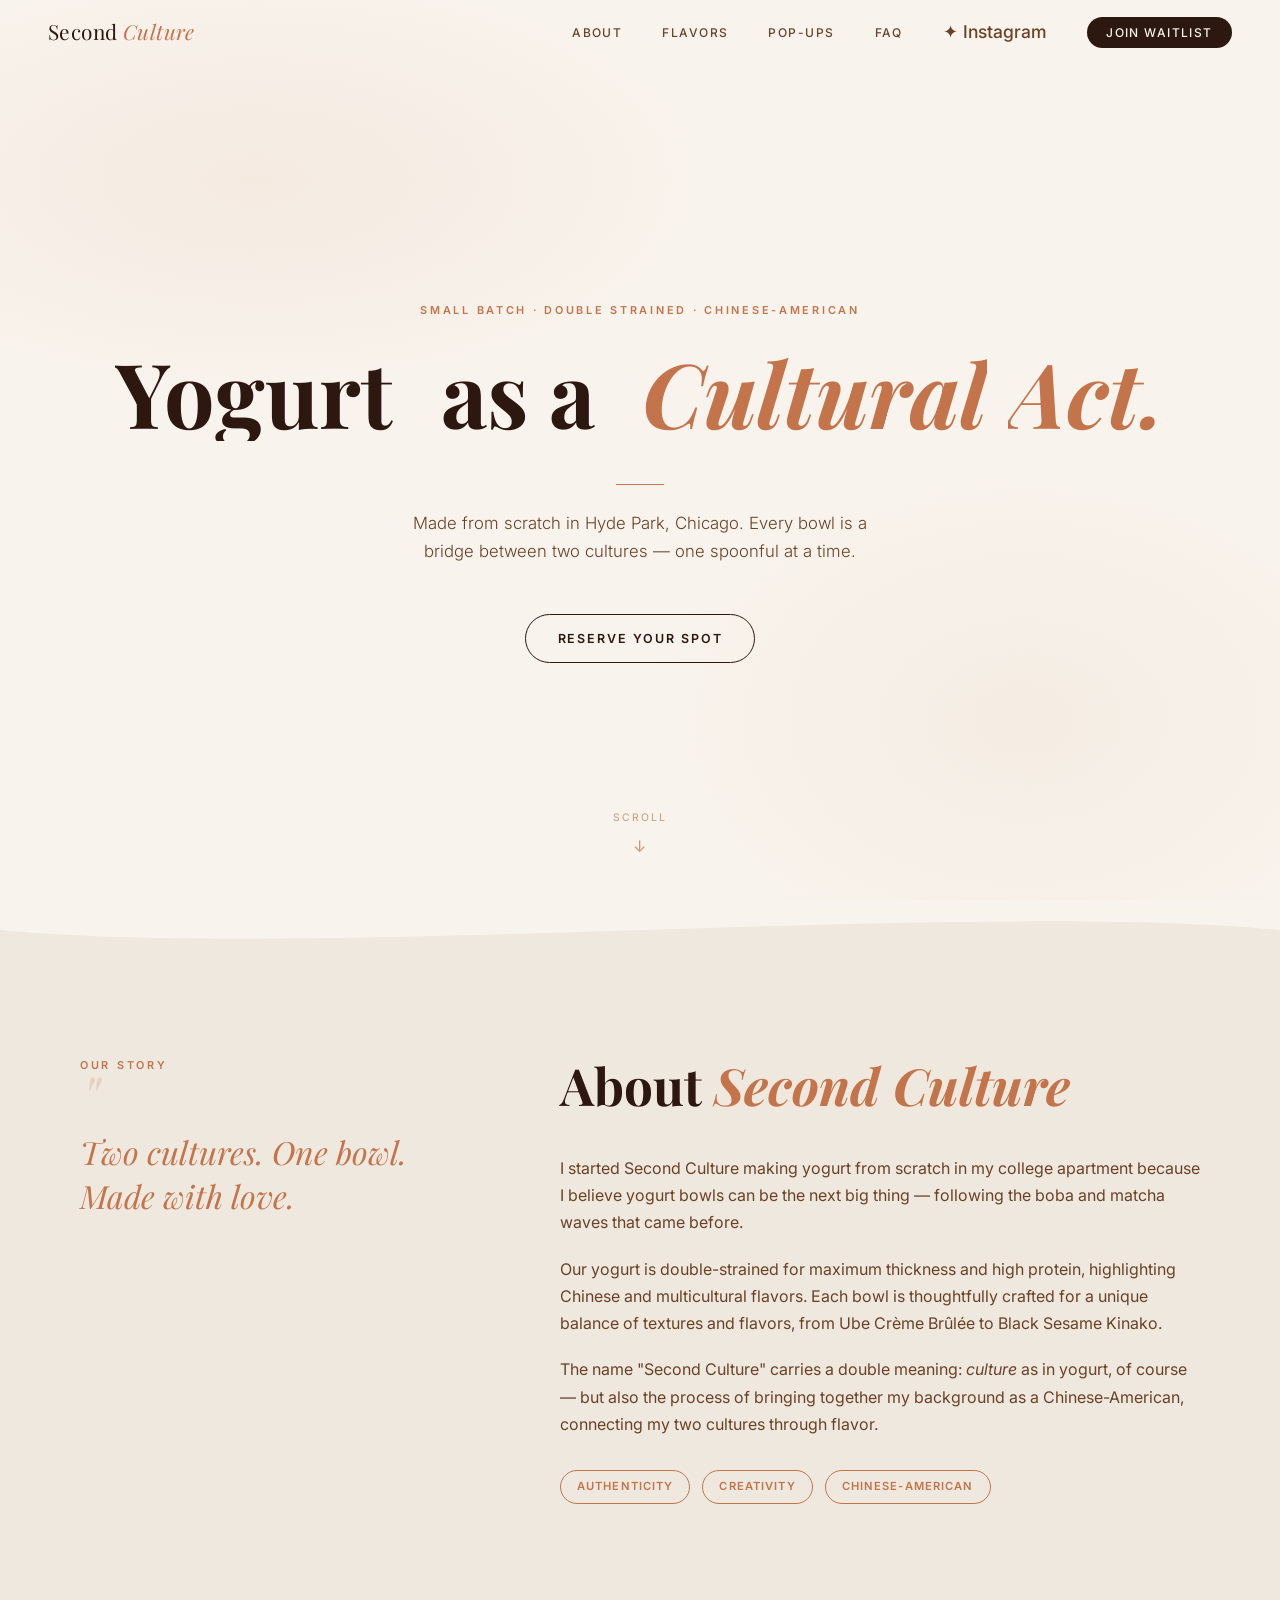
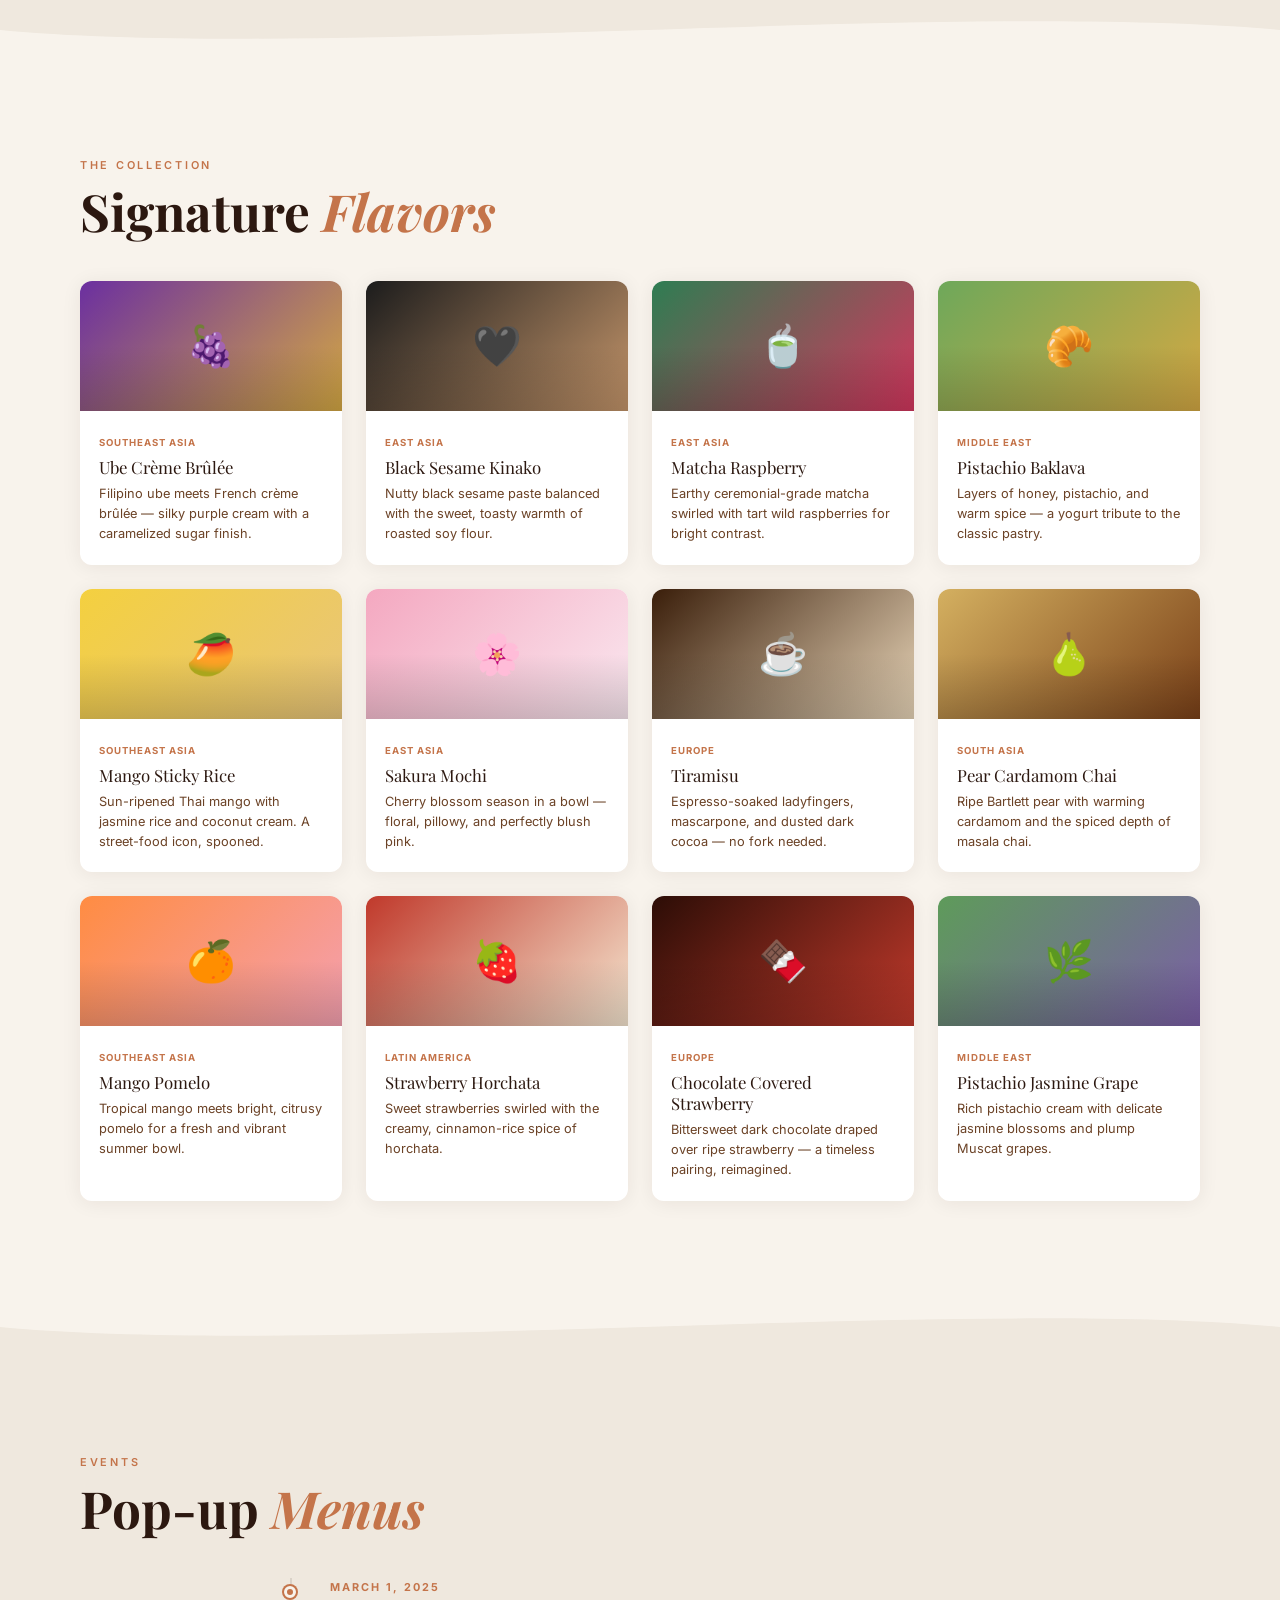
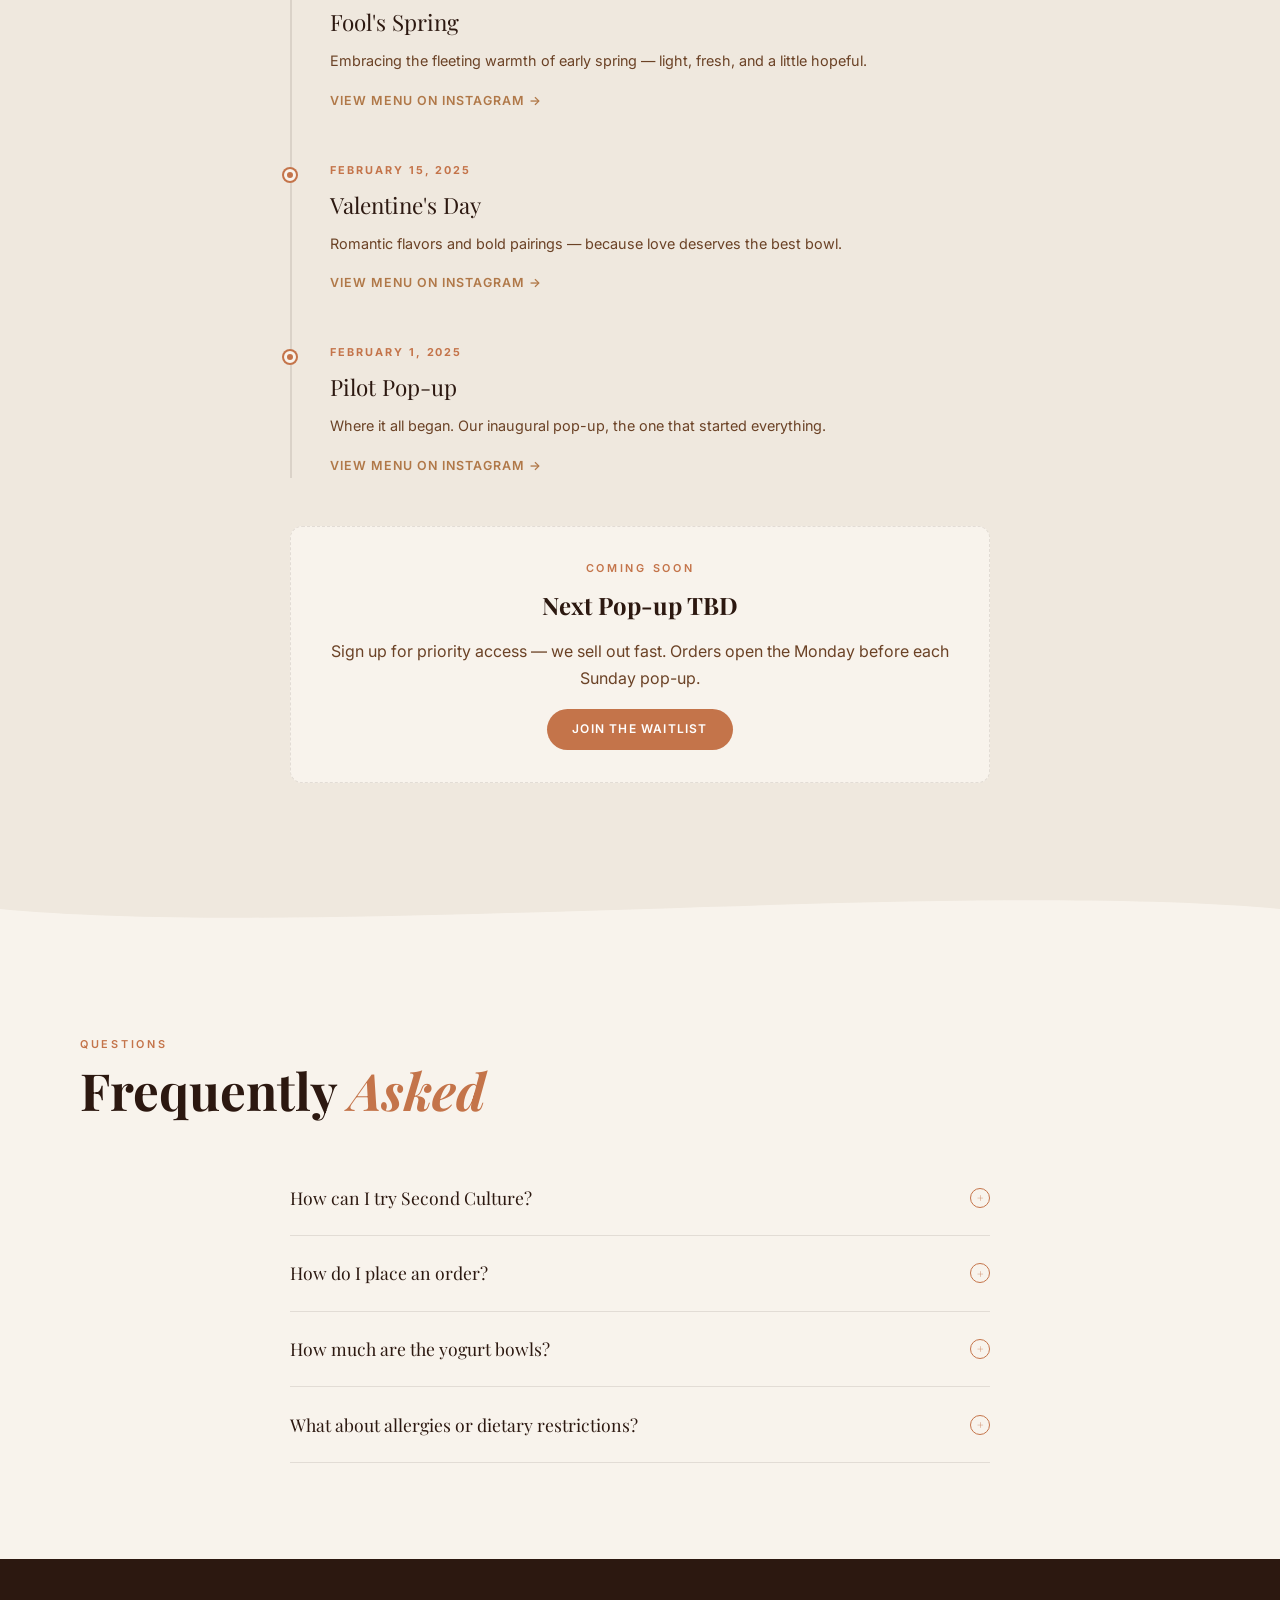
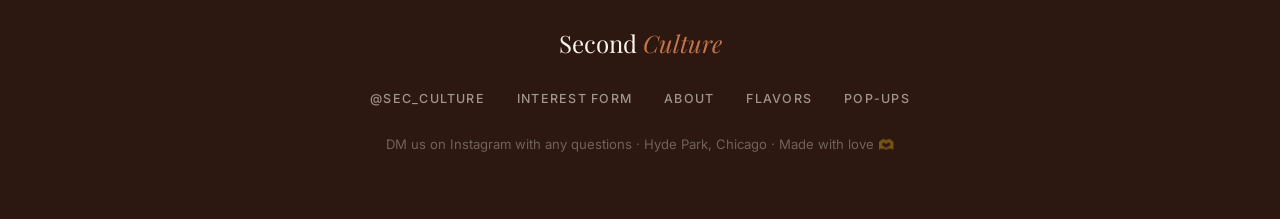
<file: v1-editorial/index.html>
<!DOCTYPE html>
<html lang="en">
<head>
  <meta charset="UTF-8" />
  <meta name="viewport" content="width=device-width, initial-scale=1.0" />
  <title>Second Culture — Small Batch Yogurt</title>
  <link rel="preconnect" href="https://fonts.googleapis.com" />
  <link href="https://fonts.googleapis.com/css2?family=Playfair+Display:ital,wght@0,400;0,600;0,700;1,400;1,600&family=Inter:wght@300;400;500;600&display=swap" rel="stylesheet" />
  <link rel="stylesheet" href="style.css" />
</head>
<body>

<!-- NAV -->
<nav id="nav">
  <a href="#" class="nav-logo">Second <em>Culture</em></a>
  <ul class="nav-links">
    <li><a href="#about">About</a></li>
    <li><a href="#flavors">Flavors</a></li>
    <li><a href="#popups">Pop-ups</a></li>
    <li><a href="#faq">FAQ</a></li>
    <li><a href="https://www.instagram.com/sec_culture/" target="_blank" class="nav-ig">✦ Instagram</a></li>
    <li><a href="https://forms.gle/Hc1dRivx1sPwyhvw7" target="_blank" class="nav-cta">Join Waitlist</a></li>
  </ul>
</nav>

<!-- HERO -->
<section class="hero">
  <span class="hero-eyebrow">Small Batch · Double Strained · Chinese-American</span>
  <h1 class="hero-title" id="hero-title" aria-label="Yogurt as a Cultural Act.">
    <!-- Words injected by JS -->
  </h1>
  <span class="hero-rule"></span>
  <p class="hero-sub">Made from scratch in Hyde Park, Chicago. Every bowl is a bridge between two cultures — one spoonful at a time.</p>
  <a href="https://forms.gle/Hc1dRivx1sPwyhvw7" target="_blank" class="hero-cta">Reserve Your Spot</a>
  <div class="scroll-hint">Scroll</div>
</section>

<!-- WAVE DIVIDER -->
<div class="wave-divider">
  <svg viewBox="0 0 1440 60" fill="none" xmlns="http://www.w3.org/2000/svg" preserveAspectRatio="none">
    <path d="M0,30 C360,60 1080,0 1440,30 L1440,60 L0,60 Z" fill="#EFE8DE"/>
  </svg>
</div>

<!-- ABOUT -->
<section class="about-section section" id="about">
  <div class="section-inner">
    <div class="about-grid">
      <div>
        <span class="section-label fade-up">Our Story</span>
        <blockquote class="about-quote fade-up">
          Two cultures. One bowl. Made with love.
        </blockquote>
      </div>
      <div class="about-body fade-up">
        <h2 class="section-title">About <em>Second Culture</em></h2>
        <p>I started Second Culture making yogurt from scratch in my college apartment because I believe yogurt bowls can be the next big thing — following the boba and matcha waves that came before.</p>
        <p>Our yogurt is double-strained for maximum thickness and high protein, highlighting Chinese and multicultural flavors. Each bowl is thoughtfully crafted for a unique balance of textures and flavors, from Ube Crème Brûlée to Black Sesame Kinako.</p>
        <p>The name "Second Culture" carries a double meaning: <em>culture</em> as in yogurt, of course — but also the process of bringing together my background as a Chinese-American, connecting my two cultures through flavor.</p>
        <div class="about-values">
          <span class="value-chip">Authenticity</span>
          <span class="value-chip">Creativity</span>
          <span class="value-chip">Chinese-American</span>
        </div>
      </div>
    </div>
  </div>
</section>

<!-- WAVE DIVIDER -->
<div class="wave-divider flip">
  <svg viewBox="0 0 1440 60" fill="none" xmlns="http://www.w3.org/2000/svg" preserveAspectRatio="none">
    <path d="M0,30 C360,60 1080,0 1440,30 L1440,60 L0,60 Z" fill="#EFE8DE"/>
  </svg>
</div>

<!-- FLAVORS -->
<section class="flavors-section section" id="flavors">
  <div class="section-inner">
    <span class="section-label fade-up">The Collection</span>
    <h2 class="section-title fade-up">Signature <em>Flavors</em></h2>
    <div class="flavor-grid" id="flavor-grid"></div>
  </div>
</section>

<!-- WAVE DIVIDER -->
<div class="wave-divider">
  <svg viewBox="0 0 1440 60" fill="none" xmlns="http://www.w3.org/2000/svg" preserveAspectRatio="none">
    <path d="M0,30 C360,60 1080,0 1440,30 L1440,60 L0,60 Z" fill="#EFE8DE"/>
  </svg>
</div>

<!-- POP-UPS -->
<section class="popups-section section" id="popups">
  <div class="section-inner">
    <span class="section-label fade-up">Events</span>
    <h2 class="section-title fade-up" style="max-width:500px">Pop-up <em>Menus</em></h2>

    <div class="timeline">
      <div class="timeline-entry">
        <div class="timeline-dot"></div>
        <div class="timeline-date">March 1, 2025</div>
        <div class="timeline-title">Fool's Spring</div>
        <p style="color:var(--brown);font-size:0.9rem;margin-bottom:0.75rem">Embracing the fleeting warmth of early spring — light, fresh, and a little hopeful.</p>
        <a class="timeline-link" href="https://www.instagram.com/sec_culture/" target="_blank">View Menu on Instagram →</a>
      </div>
      <div class="timeline-entry">
        <div class="timeline-dot"></div>
        <div class="timeline-date">February 15, 2025</div>
        <div class="timeline-title">Valentine's Day</div>
        <p style="color:var(--brown);font-size:0.9rem;margin-bottom:0.75rem">Romantic flavors and bold pairings — because love deserves the best bowl.</p>
        <a class="timeline-link" href="https://www.instagram.com/sec_culture/" target="_blank">View Menu on Instagram →</a>
      </div>
      <div class="timeline-entry">
        <div class="timeline-dot"></div>
        <div class="timeline-date">February 1, 2025</div>
        <div class="timeline-title">Pilot Pop-up</div>
        <p style="color:var(--brown);font-size:0.9rem;margin-bottom:0.75rem">Where it all began. Our inaugural pop-up, the one that started everything.</p>
        <a class="timeline-link" href="https://www.instagram.com/sec_culture/" target="_blank">View Menu on Instagram →</a>
      </div>
    </div>

    <div class="upcoming-card fade-up" style="max-width:700px;margin:3rem auto 0">
      <span class="section-label" style="display:block;margin-bottom:0.5rem">Coming Soon</span>
      <h3 style="font-family:'Playfair Display',serif;font-size:1.5rem;color:var(--dark);margin-bottom:0.75rem">Next Pop-up TBD</h3>
      <p>Sign up for priority access — we sell out fast. Orders open the Monday before each Sunday pop-up.</p>
      <a class="upcoming-btn" href="https://forms.gle/Hc1dRivx1sPwyhvw7" target="_blank">Join the Waitlist</a>
    </div>
  </div>
</section>

<!-- WAVE DIVIDER -->
<div class="wave-divider flip">
  <svg viewBox="0 0 1440 60" fill="none" xmlns="http://www.w3.org/2000/svg" preserveAspectRatio="none">
    <path d="M0,30 C360,60 1080,0 1440,30 L1440,60 L0,60 Z" fill="#EFE8DE"/>
  </svg>
</div>

<!-- FAQ -->
<section class="faq-section section" id="faq">
  <div class="section-inner">
    <span class="section-label fade-up">Questions</span>
    <h2 class="section-title fade-up">Frequently <em>Asked</em></h2>
    <div class="faq-list" id="faq-list"></div>
  </div>
</section>

<!-- FOOTER -->
<footer>
  <span class="footer-logo">Second <em>Culture</em></span>
  <div class="footer-links">
    <a href="https://www.instagram.com/sec_culture/" target="_blank">@sec_culture</a>
    <a href="https://forms.gle/Hc1dRivx1sPwyhvw7" target="_blank">Interest Form</a>
    <a href="#about">About</a>
    <a href="#flavors">Flavors</a>
    <a href="#popups">Pop-ups</a>
  </div>
  <p class="footer-note">DM us on Instagram with any questions · Hyde Park, Chicago · Made with love 🫶</p>
</footer>

<script>
// ---- DATA ----
const flavors = [
  { name:'Ube Crème Brûlée',           emoji:'🍇', grad:'linear-gradient(135deg,#6B2FA0,#D4A843)', tag:'Southeast Asia',  desc:'Filipino ube meets French crème brûlée — silky purple cream with a caramelized sugar finish.' },
  { name:'Black Sesame Kinako',         emoji:'🖤', grad:'linear-gradient(135deg,#1C1C1C,#C4956A)', tag:'East Asia',       desc:'Nutty black sesame paste balanced with the sweet, toasty warmth of roasted soy flour.' },
  { name:'Matcha Raspberry',            emoji:'🍵', grad:'linear-gradient(135deg,#2E7D52,#D4365E)', tag:'East Asia',       desc:'Earthy ceremonial-grade matcha swirled with tart wild raspberries for bright contrast.' },
  { name:'Pistachio Baklava',           emoji:'🥐', grad:'linear-gradient(135deg,#6EA85A,#D4A843)', tag:'Middle East',     desc:'Layers of honey, pistachio, and warm spice — a yogurt tribute to the classic pastry.' },
  { name:'Mango Sticky Rice',           emoji:'🥭', grad:'linear-gradient(135deg,#F4D03F,#E8C57A)', tag:'Southeast Asia',  desc:'Sun-ripened Thai mango with jasmine rice and coconut cream. A street-food icon, spooned.' },
  { name:'Sakura Mochi',                emoji:'🌸', grad:'linear-gradient(135deg,#F4A8C0,#FAE8F0)', tag:'East Asia',       desc:'Cherry blossom season in a bowl — floral, pillowy, and perfectly blush pink.' },
  { name:'Tiramisu',                    emoji:'☕', grad:'linear-gradient(135deg,#3A1E0A,#E8D5B8)', tag:'Europe',          desc:'Espresso-soaked ladyfingers, mascarpone, and dusted dark cocoa — no fork needed.' },
  { name:'Pear Cardamom Chai',          emoji:'🍐', grad:'linear-gradient(135deg,#D4B060,#7A4018)', tag:'South Asia',      desc:'Ripe Bartlett pear with warming cardamom and the spiced depth of masala chai.' },
  { name:'Mango Pomelo',                emoji:'🍊', grad:'linear-gradient(135deg,#FF8C42,#F4A0B0)', tag:'Southeast Asia',  desc:'Tropical mango meets bright, citrusy pomelo for a fresh and vibrant summer bowl.' },
  { name:'Strawberry Horchata',         emoji:'🍓', grad:'linear-gradient(135deg,#C0392B,#F5E6D0)', tag:'Latin America',   desc:'Sweet strawberries swirled with the creamy, cinnamon-rice spice of horchata.' },
  { name:'Chocolate Covered Strawberry',emoji:'🍫', grad:'linear-gradient(135deg,#2C0D06,#C0392B)', tag:'Europe',          desc:'Bittersweet dark chocolate draped over ripe strawberry — a timeless pairing, reimagined.' },
  { name:'Pistachio Jasmine Grape',     emoji:'🌿', grad:'linear-gradient(135deg,#5E9B5A,#7B5EA7)', tag:'Middle East',     desc:'Rich pistachio cream with delicate jasmine blossoms and plump Muscat grapes.' },
];

const faqs = [
  { q:'How can I try Second Culture?',              a:'We host pop-ups at our apartment in Hyde Park, Chicago on a biweekly basis. Follow us on Instagram @sec_culture to stay updated.' },
  { q:'How do I place an order?',                   a:'We use a pre-order system, accepting orders the Monday before the Sunday pop-up. Due to limited capacity, we sell out quickly — we recommend signing up through our interest form for priority access.' },
  { q:'How much are the yogurt bowls?',             a:'Each bowl is $8 and comes with 5.3 oz of our double-strained homemade yogurt and 4+ toppings. Similar in portion to yogurt bowls at brunch restaurants or acai bowls.' },
  { q:'What about allergies or dietary restrictions?', a:'We\'re happy to remove any toppings on request. However, the base yogurt recipe cannot be changed to order — it is made from whole milk.' },
];

// ---- HERO TITLE REVEAL ----
const titleEl = document.getElementById('hero-title');
const words = ['Yogurt', 'as a', 'Cultural', 'Act.'];
words.forEach((word, i) => {
  const wrapper = document.createElement('span');
  wrapper.className = 'reveal-word';
  if (i > 0 && word !== 'Act.') wrapper.style.marginLeft = '0.3em';
  if (word === 'Cultural' || word === 'Act.') {
    const em = document.createElement('em');
    const inner = document.createElement('span');
    inner.textContent = word;
    inner.style.animationDelay = `${0.1 + i * 0.12}s`;
    em.appendChild(inner);
    wrapper.appendChild(em);
  } else {
    const inner = document.createElement('span');
    inner.textContent = word;
    inner.style.animationDelay = `${0.1 + i * 0.12}s`;
    wrapper.appendChild(inner);
  }
  if (i > 0) titleEl.appendChild(document.createTextNode(' '));
  titleEl.appendChild(wrapper);
});

// ---- FLAVORS ----
const grid = document.getElementById('flavor-grid');
flavors.forEach((f, i) => {
  const div = document.createElement('div');
  div.className = 'flavor-card';
  div.style.transitionDelay = `${(i % 4) * 0.07}s`;
  div.innerHTML = `
    <div class="flavor-visual" style="background:${f.grad}">
      <span style="position:relative;z-index:1">${f.emoji}</span>
    </div>
    <div class="flavor-body">
      <div class="flavor-tag">${f.tag}</div>
      <div class="flavor-name">${f.name}</div>
      <div class="flavor-desc">${f.desc}</div>
    </div>`;
  grid.appendChild(div);
});

// ---- FAQ ----
const faqList = document.getElementById('faq-list');
faqs.forEach((item, i) => {
  const el = document.createElement('div');
  el.className = 'faq-item';
  el.style.transitionDelay = `${i * 0.08}s`;
  el.innerHTML = `
    <div class="faq-question">
      <span>${item.q}</span>
      <span class="faq-chevron">+</span>
    </div>
    <div class="faq-answer">
      <div class="faq-answer-inner">${item.a}</div>
    </div>`;
  el.querySelector('.faq-question').addEventListener('click', () => {
    const isOpen = el.classList.contains('open');
    document.querySelectorAll('.faq-item.open').forEach(x => {
      x.classList.remove('open');
      x.querySelector('.faq-answer').style.maxHeight = '0';
    });
    if (!isOpen) {
      el.classList.add('open');
      el.querySelector('.faq-answer').style.maxHeight = el.querySelector('.faq-answer-inner').scrollHeight + 'px';
    }
  });
  faqList.appendChild(el);
});

// ---- STICKY NAV ----
const navEl = document.getElementById('nav');
window.addEventListener('scroll', () => {
  navEl.classList.toggle('scrolled', window.scrollY > 40);
}, { passive: true });

// ---- INTERSECTION OBSERVER ----
const obs = new IntersectionObserver((entries) => {
  entries.forEach(e => {
    if (e.isIntersecting) {
      e.target.classList.add('visible');
      obs.unobserve(e.target);
    }
  });
}, { threshold: 0.12 });

document.querySelectorAll('.fade-up, .flavor-card, .timeline-entry, .faq-item, .value-chip').forEach(el => obs.observe(el));
</script>
</body>
</html>
</file>
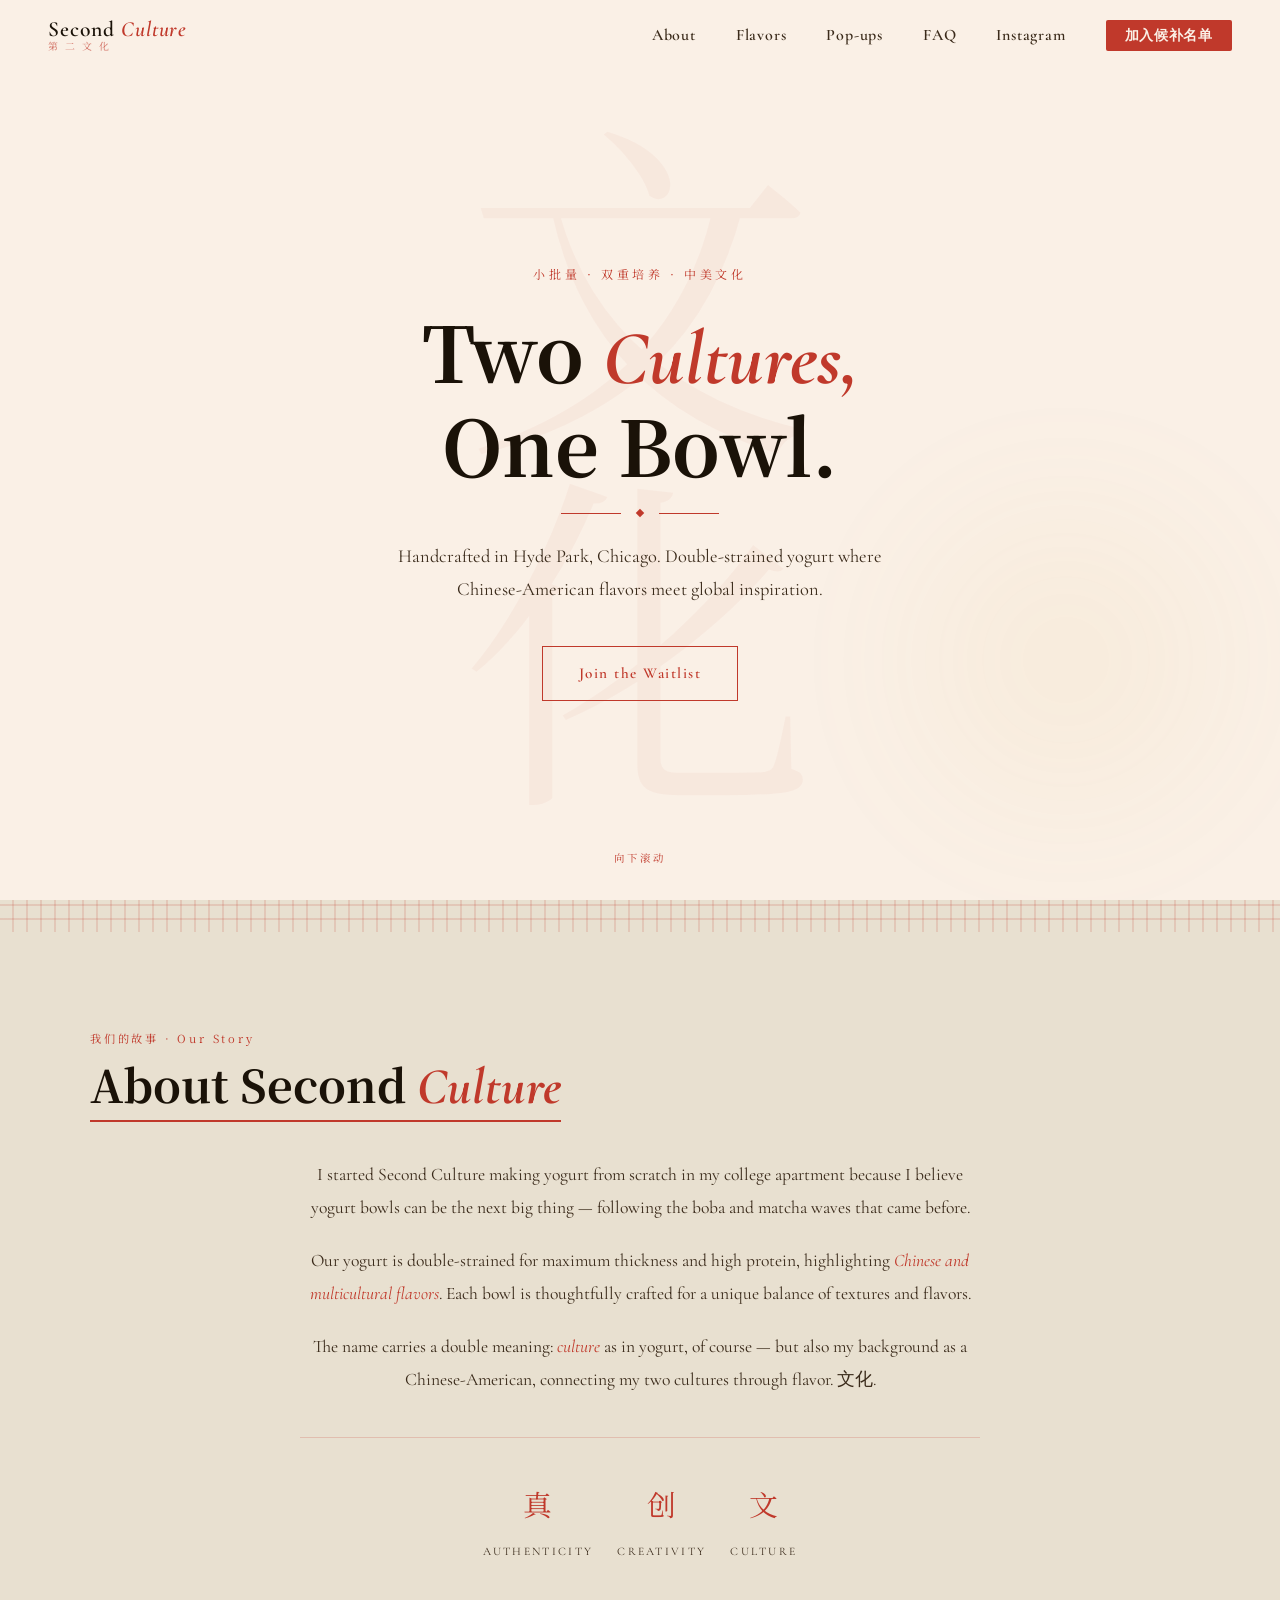
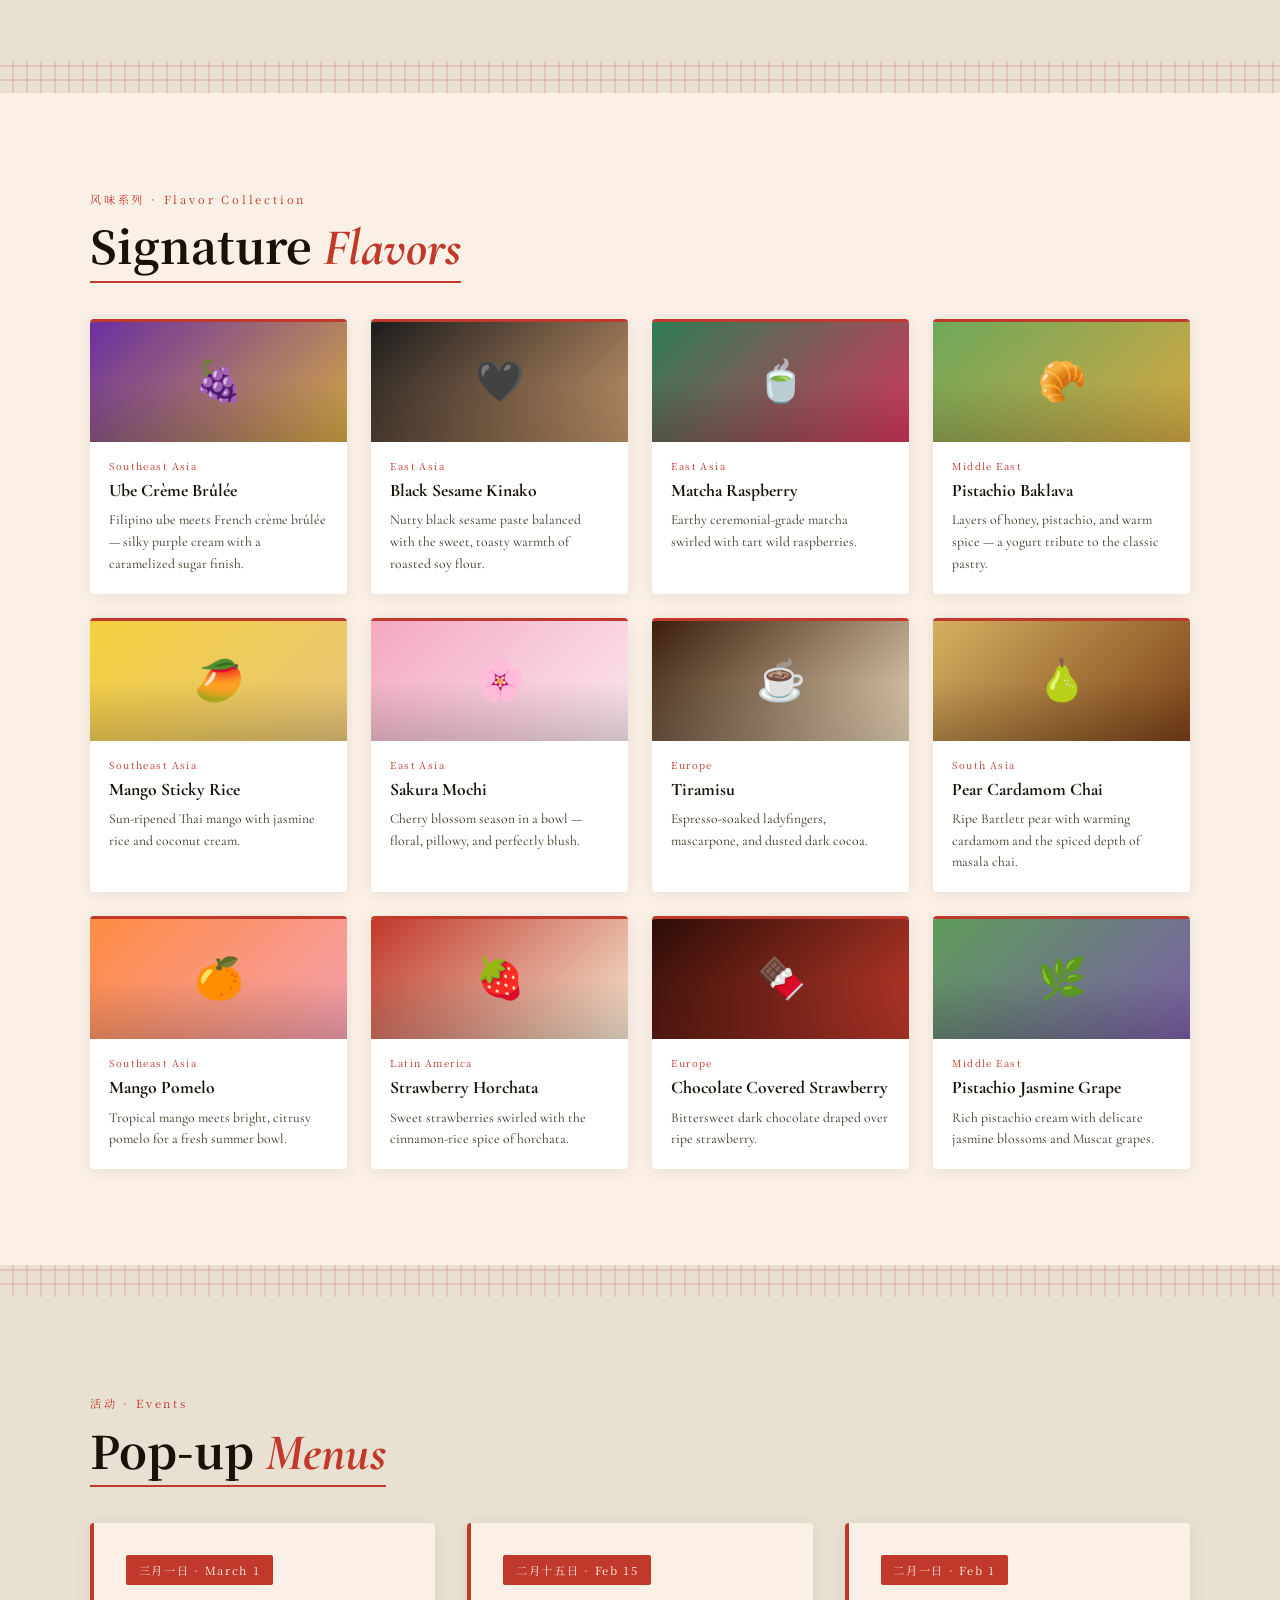
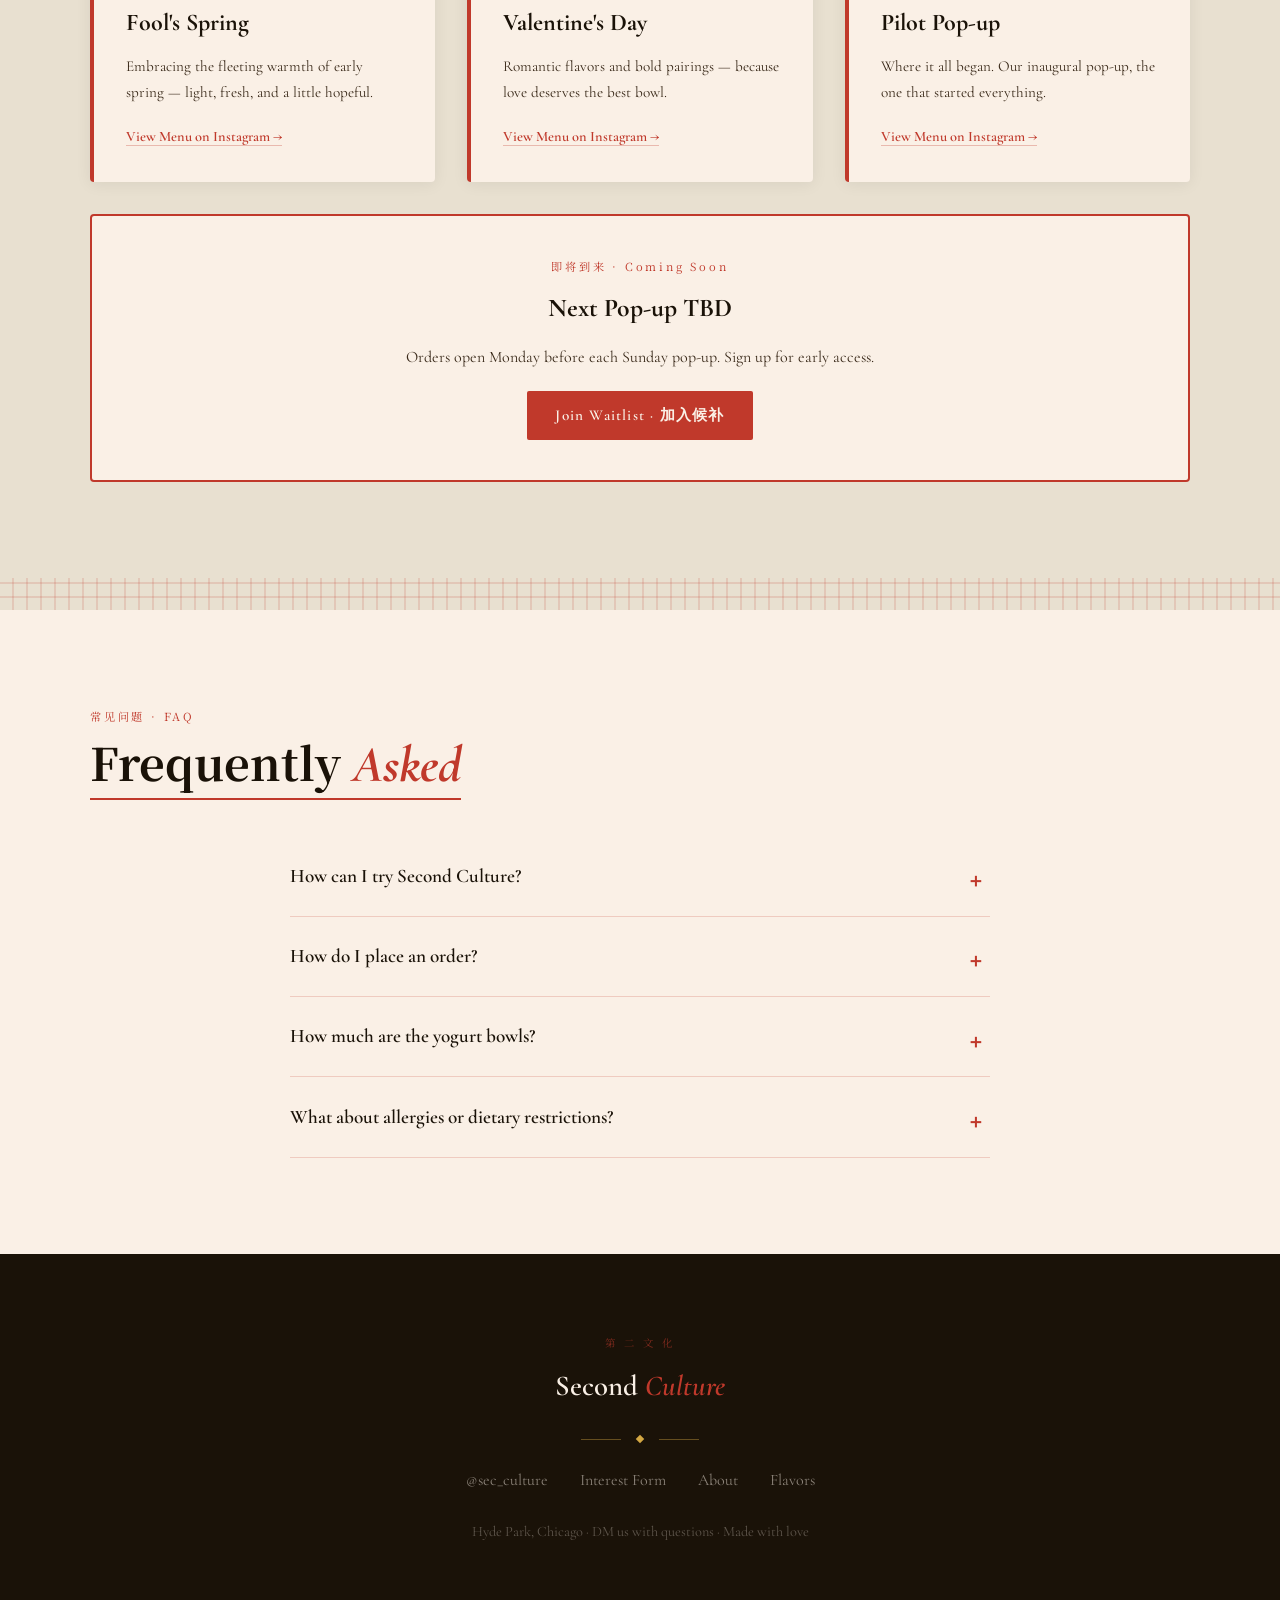
<file: v2-cultural/index.html>
<!DOCTYPE html>
<html lang="en">
<head>
  <meta charset="UTF-8" />
  <meta name="viewport" content="width=device-width, initial-scale=1.0" />
  <title>Second Culture — 第二文化</title>
  <link rel="preconnect" href="https://fonts.googleapis.com" />
  <link href="https://fonts.googleapis.com/css2?family=Noto+Serif+SC:wght@400;600;700&family=Cormorant+Garamond:ital,wght@0,400;0,600;0,700;1,400;1,600&display=swap" rel="stylesheet" />
  <link rel="stylesheet" href="style.css" />
</head>
<body>

<!-- NAV -->
<nav id="nav">
  <a href="#" style="text-decoration:none">
    <div class="nav-logo-wrap">
      <span class="nav-logo-en">Second <em>Culture</em></span>
      <span class="nav-logo-zh">第 二 文 化</span>
    </div>
  </a>
  <ul class="nav-links">
    <li><a href="#about">About</a></li>
    <li><a href="#flavors">Flavors</a></li>
    <li><a href="#popups">Pop-ups</a></li>
    <li><a href="#faq">FAQ</a></li>
    <li><a href="https://www.instagram.com/sec_culture/" target="_blank">Instagram</a></li>
    <li><a href="https://forms.gle/Hc1dRivx1sPwyhvw7" target="_blank" class="nav-cta">加入候补名单</a></li>
  </ul>
</nav>

<!-- HERO -->
<section class="hero" id="home">
  <div class="hero-watermark">文化</div>
  <div class="hero-ink-blob"></div>
  <div class="hero-ink-blob"></div>
  <div class="hero-content">
    <span class="hero-eyebrow">小批量 · 双重培养 · 中美文化</span>
    <h1 class="hero-title">Two <em>Cultures,</em><br>One Bowl.</h1>
    <div class="hero-divider">
      <span class="hero-divider-line"></span>
      <span class="hero-divider-dot"></span>
      <span class="hero-divider-line"></span>
    </div>
    <p class="hero-sub">Handcrafted in Hyde Park, Chicago. Double-strained yogurt where Chinese-American flavors meet global inspiration.</p>
    <a class="hero-cta" href="https://forms.gle/Hc1dRivx1sPwyhvw7" target="_blank">Join the Waitlist</a>
  </div>
  <div class="scroll-hint">向下滚动</div>
</section>

<div class="lattice-divider"></div>

<!-- ABOUT -->
<section class="about-section section" id="about">
  <div class="section-inner">
    <span class="section-label fade-up">我们的故事 · Our Story</span>
    <h2 class="section-title fade-up"><span class="brush-underline">About Second <em>Culture</em></span></h2>
    <div class="about-inner">
      <p class="fade-up">I started Second Culture making yogurt from scratch in my college apartment because I believe yogurt bowls can be the next big thing — following the boba and matcha waves that came before.</p>
      <p class="fade-up">Our yogurt is double-strained for maximum thickness and high protein, highlighting <em>Chinese and multicultural flavors</em>. Each bowl is thoughtfully crafted for a unique balance of textures and flavors.</p>
      <p class="fade-up">The name carries a double meaning: <em>culture</em> as in yogurt, of course — but also my background as a Chinese-American, connecting my two cultures through flavor. 文化.</p>
      <div class="about-values">
        <div class="value-item">
          <span class="value-symbol">真</span>
          <span class="value-label">Authenticity</span>
        </div>
        <div class="value-item">
          <span class="value-symbol">创</span>
          <span class="value-label">Creativity</span>
        </div>
        <div class="value-item">
          <span class="value-symbol">文</span>
          <span class="value-label">Culture</span>
        </div>
      </div>
    </div>
  </div>
</section>

<div class="lattice-divider"></div>

<!-- FLAVORS -->
<section class="flavors-section section" id="flavors">
  <div class="section-inner">
    <span class="section-label fade-up">风味系列 · Flavor Collection</span>
    <h2 class="section-title fade-up"><span class="brush-underline">Signature <em>Flavors</em></span></h2>
    <div class="flavor-grid" id="flavor-grid"></div>
  </div>
</section>

<div class="lattice-divider"></div>

<!-- POP-UPS -->
<section class="popups-section section" id="popups">
  <div class="section-inner">
    <span class="section-label fade-up">活动 · Events</span>
    <h2 class="section-title fade-up"><span class="brush-underline">Pop-up <em>Menus</em></span></h2>
    <div class="popup-grid">
      <div class="popup-card">
        <div class="popup-stamp">三月一日 · March 1</div>
        <div class="popup-title">Fool's Spring</div>
        <p class="popup-desc">Embracing the fleeting warmth of early spring — light, fresh, and a little hopeful.</p>
        <a class="popup-link" href="https://www.instagram.com/sec_culture/" target="_blank">View Menu on Instagram →</a>
      </div>
      <div class="popup-card" style="transition-delay:0.1s">
        <div class="popup-stamp">二月十五日 · Feb 15</div>
        <div class="popup-title">Valentine's Day</div>
        <p class="popup-desc">Romantic flavors and bold pairings — because love deserves the best bowl.</p>
        <a class="popup-link" href="https://www.instagram.com/sec_culture/" target="_blank">View Menu on Instagram →</a>
      </div>
      <div class="popup-card" style="transition-delay:0.2s">
        <div class="popup-stamp">二月一日 · Feb 1</div>
        <div class="popup-title">Pilot Pop-up</div>
        <p class="popup-desc">Where it all began. Our inaugural pop-up, the one that started everything.</p>
        <a class="popup-link" href="https://www.instagram.com/sec_culture/" target="_blank">View Menu on Instagram →</a>
      </div>
    </div>
    <div class="upcoming-card">
      <span class="section-label" style="display:block;margin-bottom:0.5rem">即将到来 · Coming Soon</span>
      <h3 style="font-family:'Cormorant Garamond',serif;font-size:1.6rem;font-weight:700;color:var(--ink);margin-bottom:0.75rem">Next Pop-up TBD</h3>
      <p>Orders open Monday before each Sunday pop-up. Sign up for early access.</p>
      <a class="upcoming-btn" href="https://forms.gle/Hc1dRivx1sPwyhvw7" target="_blank">Join Waitlist · 加入候补</a>
    </div>
  </div>
</section>

<div class="lattice-divider"></div>

<!-- FAQ -->
<section class="faq-section section" id="faq">
  <div class="section-inner">
    <span class="section-label fade-up">常见问题 · FAQ</span>
    <h2 class="section-title fade-up"><span class="brush-underline">Frequently <em>Asked</em></span></h2>
    <div class="faq-list" id="faq-list"></div>
  </div>
</section>

<!-- FOOTER -->
<footer>
  <span class="footer-zh">第 二 文 化</span>
  <span class="footer-logo">Second <em>Culture</em></span>
  <div class="footer-divider">
    <span class="footer-divider-line"></span>
    <span class="footer-divider-diamond"></span>
    <span class="footer-divider-line"></span>
  </div>
  <div class="footer-links">
    <a href="https://www.instagram.com/sec_culture/" target="_blank">@sec_culture</a>
    <a href="https://forms.gle/Hc1dRivx1sPwyhvw7" target="_blank">Interest Form</a>
    <a href="#about">About</a>
    <a href="#flavors">Flavors</a>
  </div>
  <p class="footer-note">Hyde Park, Chicago · DM us with questions · Made with love</p>
</footer>

<script>
const flavors = [
  { name:'Ube Crème Brûlée',           emoji:'🍇', grad:'linear-gradient(135deg,#6B2FA0,#D4A843)', tag:'Southeast Asia',  desc:'Filipino ube meets French crème brûlée — silky purple cream with a caramelized sugar finish.' },
  { name:'Black Sesame Kinako',         emoji:'🖤', grad:'linear-gradient(135deg,#1C1C1C,#C4956A)', tag:'East Asia',       desc:'Nutty black sesame paste balanced with the sweet, toasty warmth of roasted soy flour.' },
  { name:'Matcha Raspberry',            emoji:'🍵', grad:'linear-gradient(135deg,#2E7D52,#D4365E)', tag:'East Asia',       desc:'Earthy ceremonial-grade matcha swirled with tart wild raspberries.' },
  { name:'Pistachio Baklava',           emoji:'🥐', grad:'linear-gradient(135deg,#6EA85A,#D4A843)', tag:'Middle East',     desc:'Layers of honey, pistachio, and warm spice — a yogurt tribute to the classic pastry.' },
  { name:'Mango Sticky Rice',           emoji:'🥭', grad:'linear-gradient(135deg,#F4D03F,#E8C57A)', tag:'Southeast Asia',  desc:'Sun-ripened Thai mango with jasmine rice and coconut cream.' },
  { name:'Sakura Mochi',                emoji:'🌸', grad:'linear-gradient(135deg,#F4A8C0,#FAE8F0)', tag:'East Asia',       desc:'Cherry blossom season in a bowl — floral, pillowy, and perfectly blush.' },
  { name:'Tiramisu',                    emoji:'☕', grad:'linear-gradient(135deg,#3A1E0A,#E8D5B8)', tag:'Europe',          desc:'Espresso-soaked ladyfingers, mascarpone, and dusted dark cocoa.' },
  { name:'Pear Cardamom Chai',          emoji:'🍐', grad:'linear-gradient(135deg,#D4B060,#7A4018)', tag:'South Asia',      desc:'Ripe Bartlett pear with warming cardamom and the spiced depth of masala chai.' },
  { name:'Mango Pomelo',                emoji:'🍊', grad:'linear-gradient(135deg,#FF8C42,#F4A0B0)', tag:'Southeast Asia',  desc:'Tropical mango meets bright, citrusy pomelo for a fresh summer bowl.' },
  { name:'Strawberry Horchata',         emoji:'🍓', grad:'linear-gradient(135deg,#C0392B,#F5E6D0)', tag:'Latin America',   desc:'Sweet strawberries swirled with the cinnamon-rice spice of horchata.' },
  { name:'Chocolate Covered Strawberry',emoji:'🍫', grad:'linear-gradient(135deg,#2C0D06,#C0392B)', tag:'Europe',          desc:'Bittersweet dark chocolate draped over ripe strawberry.' },
  { name:'Pistachio Jasmine Grape',     emoji:'🌿', grad:'linear-gradient(135deg,#5E9B5A,#7B5EA7)', tag:'Middle East',     desc:'Rich pistachio cream with delicate jasmine blossoms and Muscat grapes.' },
];
const faqs = [
  { q:'How can I try Second Culture?',                 a:'We host pop-ups at our apartment in Hyde Park, Chicago on a biweekly basis. Follow @sec_culture on Instagram to stay updated.' },
  { q:'How do I place an order?',                      a:'We use a pre-order system, accepting orders the Monday before the Sunday pop-up. We sell out quickly — sign up through our interest form for priority access.' },
  { q:'How much are the yogurt bowls?',                a:'Each bowl is $8: 5.3 oz double-strained yogurt + 4 or more toppings. Similar in size to brunch yogurt bowls or acai bowls.' },
  { q:'What about allergies or dietary restrictions?', a:'We can remove any toppings on request. The base yogurt is made from whole milk and cannot be changed.' },
];

// Flavors
const grid = document.getElementById('flavor-grid');
flavors.forEach((f, i) => {
  const div = document.createElement('div');
  div.className = 'flavor-card';
  div.style.transitionDelay = `${(i % 4) * 0.07}s`;
  div.innerHTML = `
    <div class="flavor-visual" style="background:${f.grad}">
      <span style="position:relative;z-index:1">${f.emoji}</span>
    </div>
    <div class="flavor-body">
      <span class="flavor-tag">${f.tag}</span>
      <div class="flavor-name">${f.name}</div>
      <div class="flavor-desc">${f.desc}</div>
    </div>`;
  grid.appendChild(div);
});

// FAQ
const faqList = document.getElementById('faq-list');
faqs.forEach((item, i) => {
  const el = document.createElement('div');
  el.className = 'faq-item';
  el.style.transitionDelay = `${i * 0.08}s`;
  el.innerHTML = `
    <div class="faq-question">
      <span>${item.q}</span>
      <span class="faq-indicator">＋</span>
    </div>
    <div class="faq-answer"><div class="faq-answer-inner">${item.a}</div></div>`;
  el.querySelector('.faq-question').addEventListener('click', () => {
    const isOpen = el.classList.contains('open');
    document.querySelectorAll('.faq-item.open').forEach(x => {
      x.classList.remove('open');
      x.querySelector('.faq-answer').style.maxHeight = '0';
    });
    if (!isOpen) {
      el.classList.add('open');
      el.querySelector('.faq-answer').style.maxHeight = el.querySelector('.faq-answer-inner').scrollHeight + 'px';
    }
  });
  faqList.appendChild(el);
});

// Sticky nav
const navEl = document.getElementById('nav');
window.addEventListener('scroll', () => navEl.classList.toggle('scrolled', window.scrollY > 40), { passive: true });

// Intersection Observer
const obs = new IntersectionObserver(entries => {
  entries.forEach(e => { if (e.isIntersecting) { e.target.classList.add('visible'); obs.unobserve(e.target); }});
}, { threshold: 0.1 });
document.querySelectorAll('.fade-up, .flavor-card, .popup-card, .upcoming-card, .faq-item, .value-item, .brush-underline').forEach(el => obs.observe(el));
</script>
</body>
</html>
</file>
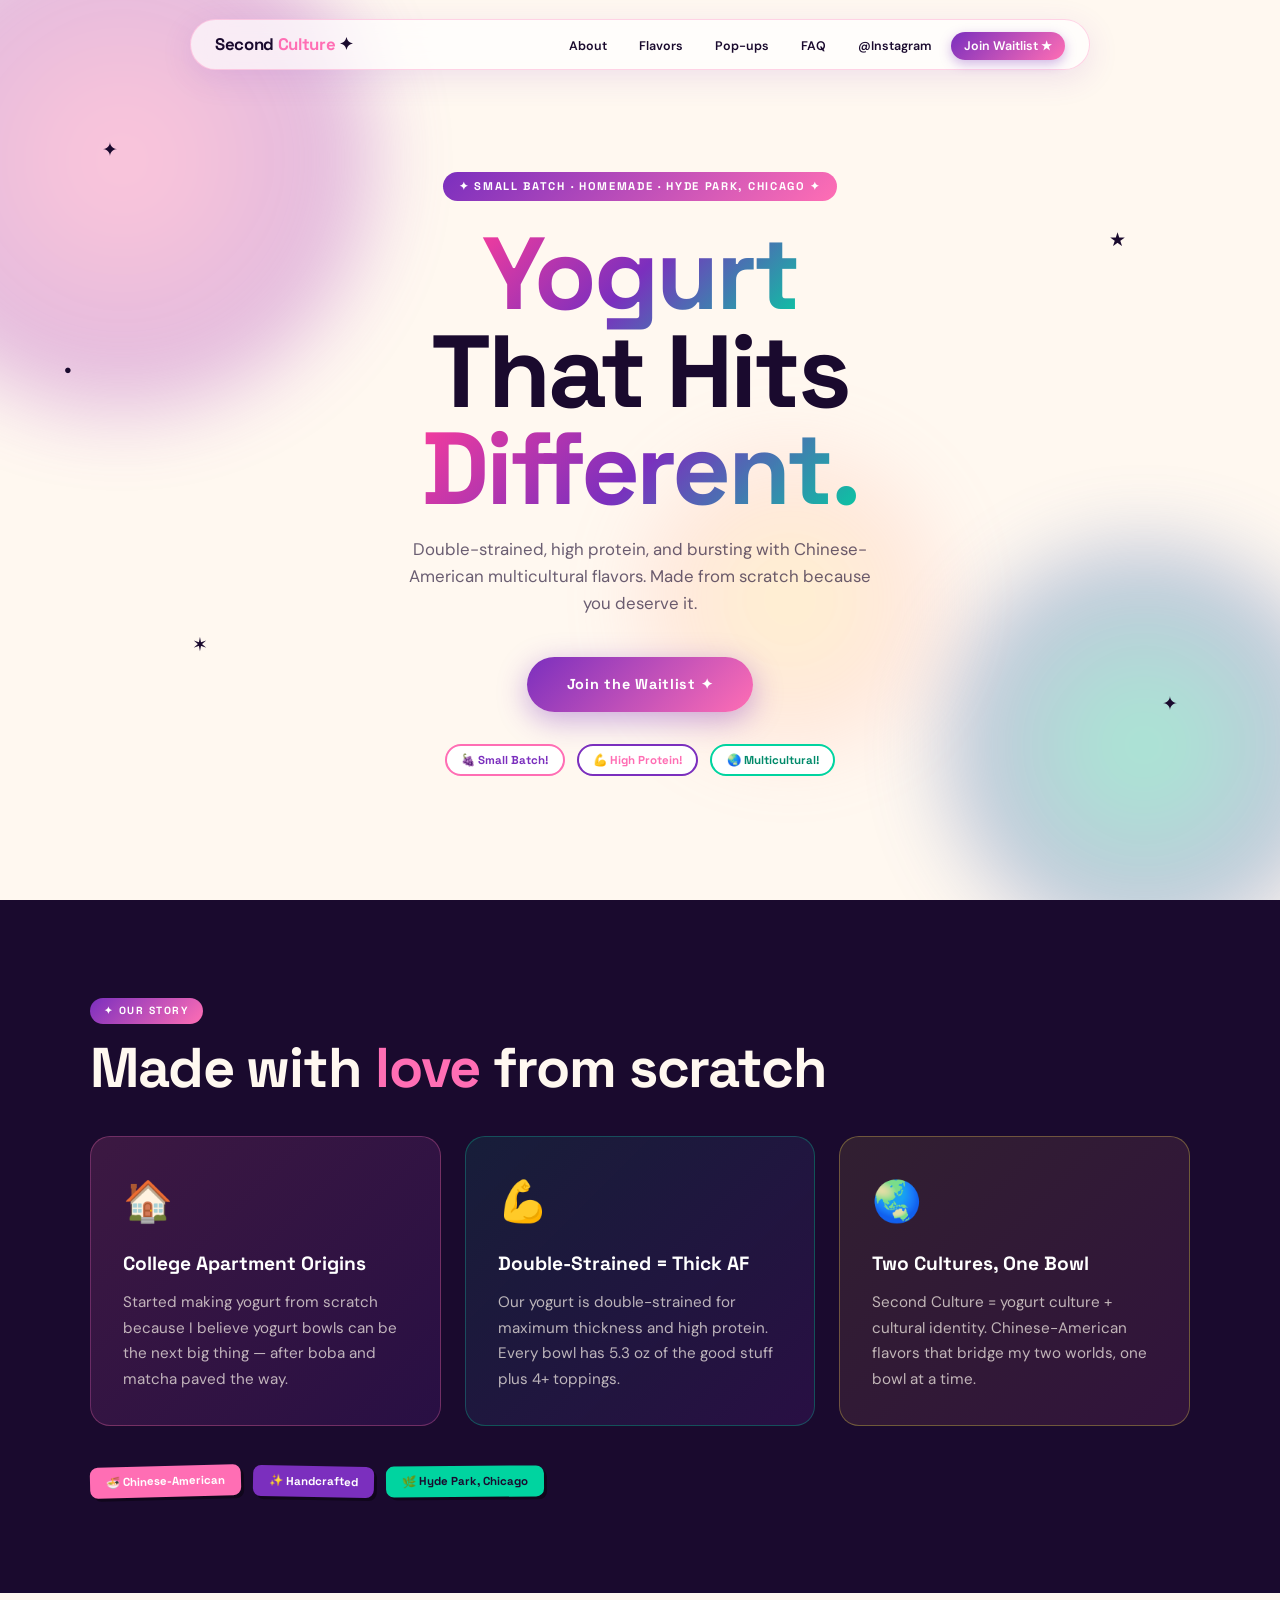
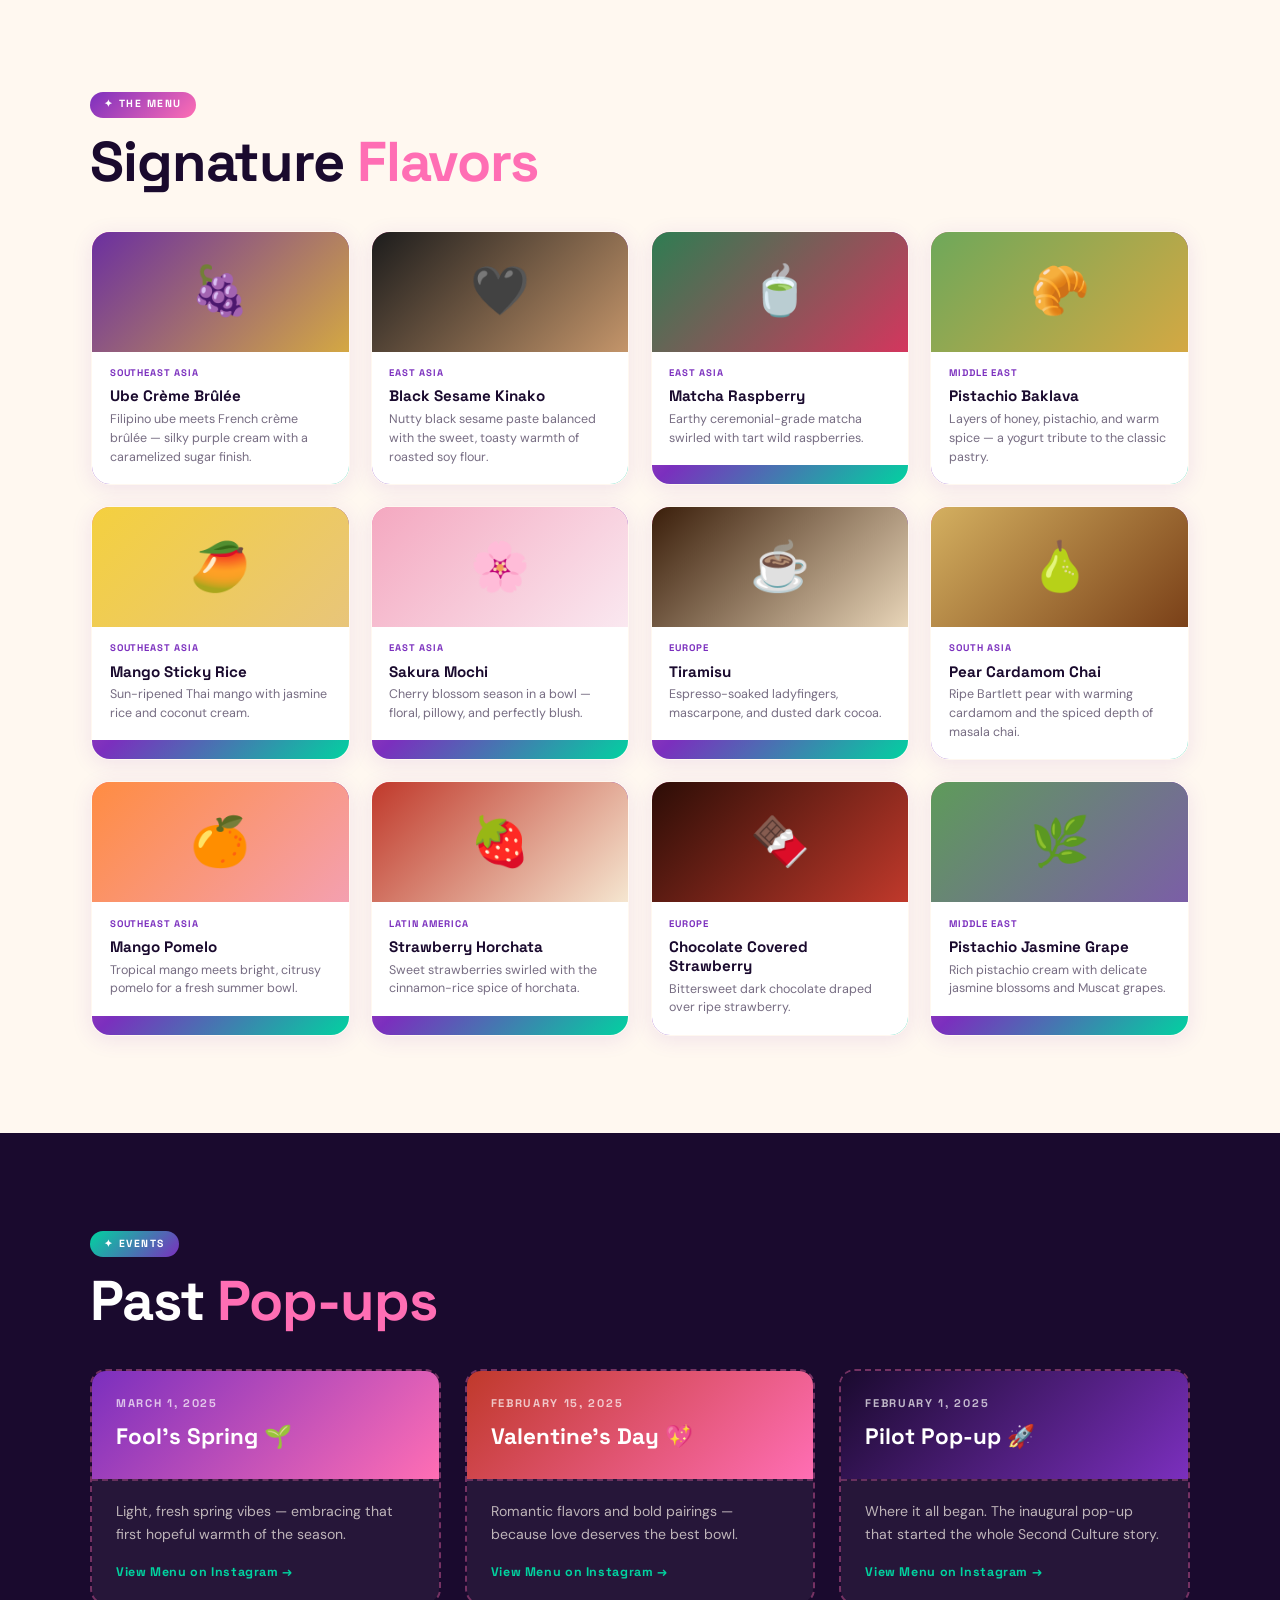
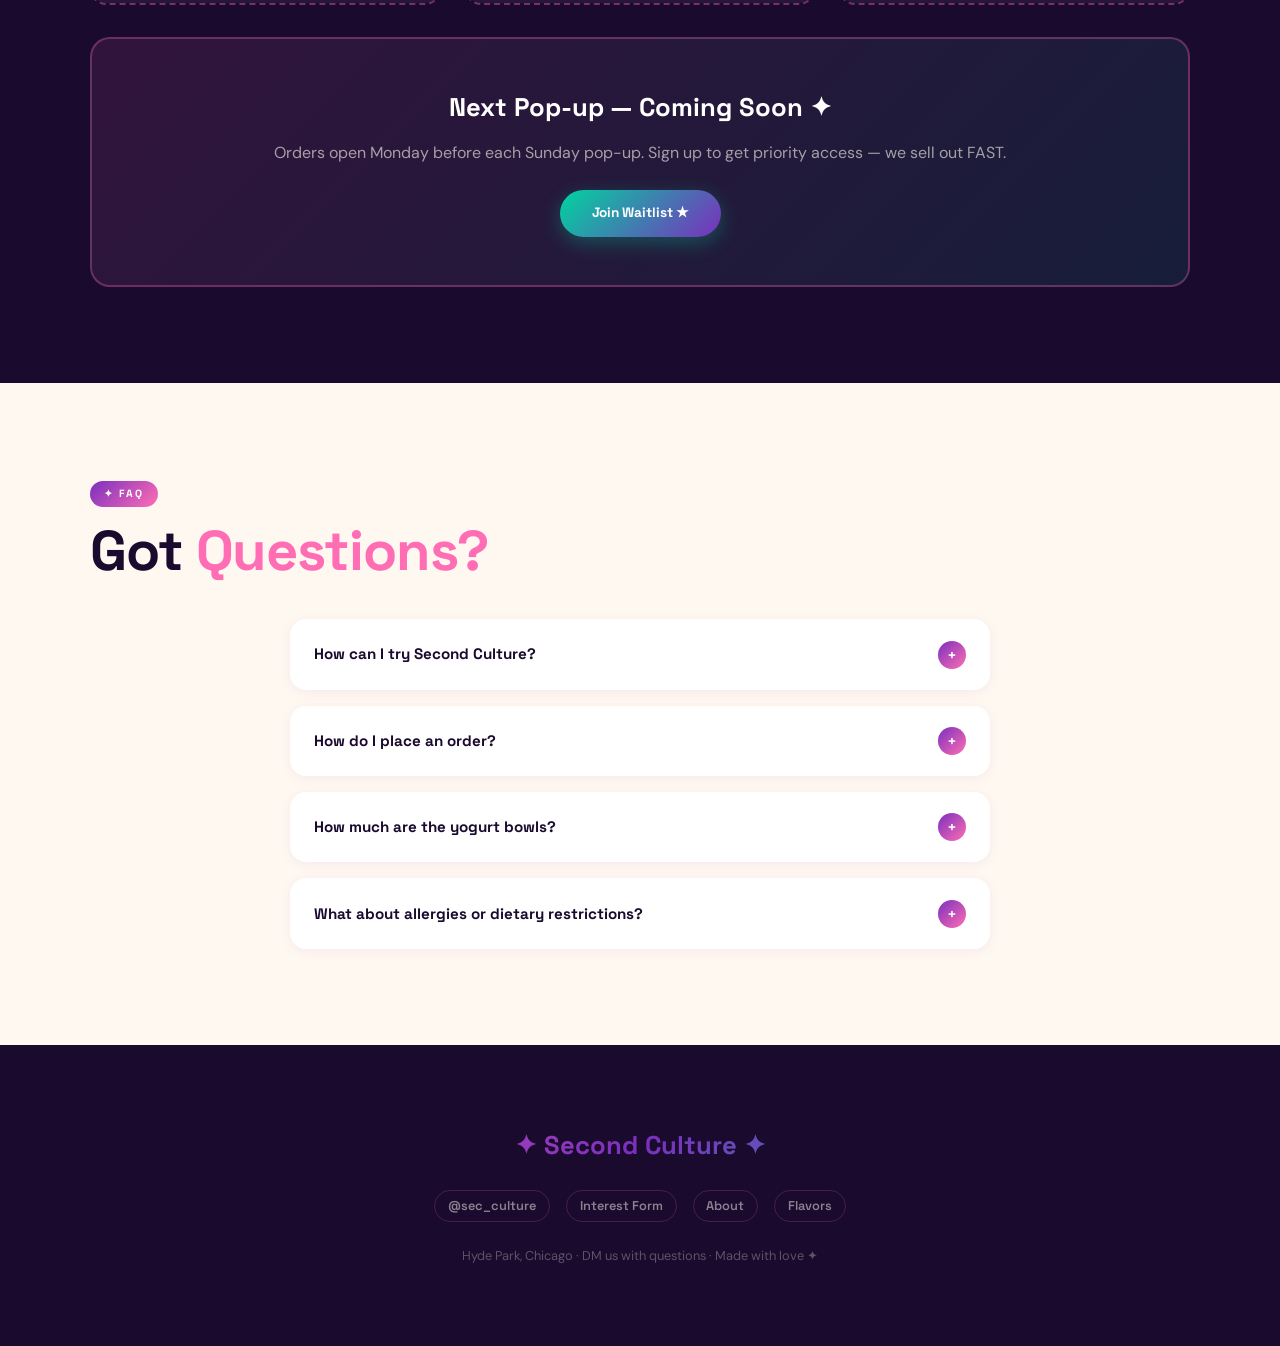
<file: v3-y2k/index.html>
<!DOCTYPE html>
<html lang="en">
<head>
  <meta charset="UTF-8" />
  <meta name="viewport" content="width=device-width, initial-scale=1.0" />
  <title>Second Culture — Yogurt That Hits Different</title>
  <link rel="preconnect" href="https://fonts.googleapis.com" />
  <link href="https://fonts.googleapis.com/css2?family=Space+Grotesk:wght@400;500;600;700;800&family=DM+Sans:wght@300;400;500;600&display=swap" rel="stylesheet" />
  <link rel="stylesheet" href="style.css" />
</head>
<body>

<!-- NAV -->
<nav id="nav">
  <a href="#" class="nav-logo">Second <span>Culture</span> ✦</a>
  <ul class="nav-links">
    <li><a href="#about">About</a></li>
    <li><a href="#flavors">Flavors</a></li>
    <li><a href="#popups">Pop-ups</a></li>
    <li><a href="#faq">FAQ</a></li>
    <li><a href="https://www.instagram.com/sec_culture/" target="_blank">@Instagram</a></li>
    <li><a href="https://forms.gle/Hc1dRivx1sPwyhvw7" target="_blank" class="nav-cta">Join Waitlist ★</a></li>
  </ul>
</nav>

<!-- HERO -->
<section class="hero" id="home">
  <div class="blob blob-1"></div>
  <div class="blob blob-2"></div>
  <div class="blob blob-3"></div>
  <span class="sparkle" style="top:15%;left:8%;animation-delay:0s">✦</span>
  <span class="sparkle" style="top:25%;right:12%;animation-delay:1s">★</span>
  <span class="sparkle" style="top:70%;left:15%;animation-delay:2s">✶</span>
  <span class="sparkle" style="bottom:20%;right:8%;animation-delay:0.5s">✦</span>
  <span class="sparkle" style="top:40%;left:5%;animation-delay:1.5s;font-size:0.8rem">●</span>

  <div class="hero-content">
    <div class="hero-eyebrow">✦ Small Batch · Homemade · Hyde Park, Chicago ✦</div>
    <h1 class="hero-title">
      <span class="grad">Yogurt</span><br>
      That Hits<br>
      <span class="grad">Different.</span>
    </h1>
    <p class="hero-sub">Double-strained, high protein, and bursting with Chinese-American multicultural flavors. Made from scratch because you deserve it.</p>
    <a href="https://forms.gle/Hc1dRivx1sPwyhvw7" target="_blank" class="hero-cta">Join the Waitlist ✦</a>
    <div class="hero-badges">
      <span class="badge">🍇 Small Batch!</span>
      <span class="badge">💪 High Protein!</span>
      <span class="badge">🌏 Multicultural!</span>
    </div>
  </div>
</section>

<!-- ABOUT -->
<section class="about-section section" id="about">
  <div class="section-inner">
    <div class="section-tag">✦ OUR STORY</div>
    <h2 class="section-title">Made with <span>love</span> from scratch</h2>
    <div class="about-cards">
      <div class="about-card about-card-1">
        <span class="about-card-icon">🏠</span>
        <h3>College Apartment Origins</h3>
        <p>Started making yogurt from scratch because I believe yogurt bowls can be the next big thing — after boba and matcha paved the way.</p>
      </div>
      <div class="about-card about-card-2" style="transition-delay:0.1s">
        <span class="about-card-icon">💪</span>
        <h3>Double-Strained = Thick AF</h3>
        <p>Our yogurt is double-strained for maximum thickness and high protein. Every bowl has 5.3 oz of the good stuff plus 4+ toppings.</p>
      </div>
      <div class="about-card about-card-3" style="transition-delay:0.2s">
        <span class="about-card-icon">🌏</span>
        <h3>Two Cultures, One Bowl</h3>
        <p>Second Culture = yogurt culture + cultural identity. Chinese-American flavors that bridge my two worlds, one bowl at a time.</p>
      </div>
    </div>
    <div class="about-stickers">
      <span class="sticker">🍜 Chinese-American</span>
      <span class="sticker">✨ Handcrafted</span>
      <span class="sticker">🌿 Hyde Park, Chicago</span>
    </div>
  </div>
</section>

<!-- FLAVORS -->
<section class="flavors-section section" id="flavors">
  <div class="section-inner">
    <div class="section-tag">✦ THE MENU</div>
    <h2 class="section-title">Signature <span>Flavors</span></h2>
    <div class="flavor-grid" id="flavor-grid"></div>
  </div>
</section>

<!-- POP-UPS -->
<section class="popups-section section" id="popups">
  <div class="section-inner">
    <div class="section-tag" style="background:linear-gradient(135deg,var(--mint),var(--purple))">✦ EVENTS</div>
    <h2 class="section-title" style="color:#fff">Past <span>Pop-ups</span></h2>
    <div class="ticket-grid">
      <div class="ticket">
        <div class="ticket-header">
          <div class="ticket-date">March 1, 2025</div>
          <div class="ticket-title">Fool's Spring 🌱</div>
        </div>
        <div class="ticket-body">
          <p>Light, fresh spring vibes — embracing that first hopeful warmth of the season.</p>
          <a class="ticket-link" href="https://www.instagram.com/sec_culture/" target="_blank">View Menu on Instagram →</a>
        </div>
      </div>
      <div class="ticket" style="transition-delay:0.1s">
        <div class="ticket-header" style="background:linear-gradient(135deg,#C0392B,var(--pink))">
          <div class="ticket-date">February 15, 2025</div>
          <div class="ticket-title">Valentine's Day 💖</div>
        </div>
        <div class="ticket-body">
          <p>Romantic flavors and bold pairings — because love deserves the best bowl.</p>
          <a class="ticket-link" href="https://www.instagram.com/sec_culture/" target="_blank">View Menu on Instagram →</a>
        </div>
      </div>
      <div class="ticket" style="transition-delay:0.2s">
        <div class="ticket-header" style="background:linear-gradient(135deg,#1A0A2E,var(--purple))">
          <div class="ticket-date">February 1, 2025</div>
          <div class="ticket-title">Pilot Pop-up 🚀</div>
        </div>
        <div class="ticket-body">
          <p>Where it all began. The inaugural pop-up that started the whole Second Culture story.</p>
          <a class="ticket-link" href="https://www.instagram.com/sec_culture/" target="_blank">View Menu on Instagram →</a>
        </div>
      </div>
    </div>
    <div class="upcoming-card">
      <h3>Next Pop-up — Coming Soon ✦</h3>
      <p>Orders open Monday before each Sunday pop-up. Sign up to get priority access — we sell out FAST.</p>
      <a class="upcoming-btn" href="https://forms.gle/Hc1dRivx1sPwyhvw7" target="_blank">Join Waitlist ★</a>
    </div>
  </div>
</section>

<!-- FAQ -->
<section class="faq-section section" id="faq">
  <div class="section-inner">
    <div class="section-tag">✦ FAQ</div>
    <h2 class="section-title">Got <span>Questions?</span></h2>
    <div class="faq-list" id="faq-list"></div>
  </div>
</section>

<!-- FOOTER -->
<footer>
  <span class="footer-logo">✦ Second Culture ✦</span>
  <div class="footer-links">
    <a href="https://www.instagram.com/sec_culture/" target="_blank">@sec_culture</a>
    <a href="https://forms.gle/Hc1dRivx1sPwyhvw7" target="_blank">Interest Form</a>
    <a href="#about">About</a>
    <a href="#flavors">Flavors</a>
  </div>
  <p class="footer-note">Hyde Park, Chicago · DM us with questions · Made with love ✦</p>
</footer>

<script>
const flavors = [
  { name:'Ube Crème Brûlée',           emoji:'🍇', grad:'linear-gradient(135deg,#6B2FA0,#D4A843)', tag:'Southeast Asia',  desc:'Filipino ube meets French crème brûlée — silky purple cream with a caramelized sugar finish.' },
  { name:'Black Sesame Kinako',         emoji:'🖤', grad:'linear-gradient(135deg,#1C1C1C,#C4956A)', tag:'East Asia',       desc:'Nutty black sesame paste balanced with the sweet, toasty warmth of roasted soy flour.' },
  { name:'Matcha Raspberry',            emoji:'🍵', grad:'linear-gradient(135deg,#2E7D52,#D4365E)', tag:'East Asia',       desc:'Earthy ceremonial-grade matcha swirled with tart wild raspberries.' },
  { name:'Pistachio Baklava',           emoji:'🥐', grad:'linear-gradient(135deg,#6EA85A,#D4A843)', tag:'Middle East',     desc:'Layers of honey, pistachio, and warm spice — a yogurt tribute to the classic pastry.' },
  { name:'Mango Sticky Rice',           emoji:'🥭', grad:'linear-gradient(135deg,#F4D03F,#E8C57A)', tag:'Southeast Asia',  desc:'Sun-ripened Thai mango with jasmine rice and coconut cream.' },
  { name:'Sakura Mochi',                emoji:'🌸', grad:'linear-gradient(135deg,#F4A8C0,#FAE8F0)', tag:'East Asia',       desc:'Cherry blossom season in a bowl — floral, pillowy, and perfectly blush.' },
  { name:'Tiramisu',                    emoji:'☕', grad:'linear-gradient(135deg,#3A1E0A,#E8D5B8)', tag:'Europe',          desc:'Espresso-soaked ladyfingers, mascarpone, and dusted dark cocoa.' },
  { name:'Pear Cardamom Chai',          emoji:'🍐', grad:'linear-gradient(135deg,#D4B060,#7A4018)', tag:'South Asia',      desc:'Ripe Bartlett pear with warming cardamom and the spiced depth of masala chai.' },
  { name:'Mango Pomelo',                emoji:'🍊', grad:'linear-gradient(135deg,#FF8C42,#F4A0B0)', tag:'Southeast Asia',  desc:'Tropical mango meets bright, citrusy pomelo for a fresh summer bowl.' },
  { name:'Strawberry Horchata',         emoji:'🍓', grad:'linear-gradient(135deg,#C0392B,#F5E6D0)', tag:'Latin America',   desc:'Sweet strawberries swirled with the cinnamon-rice spice of horchata.' },
  { name:'Chocolate Covered Strawberry',emoji:'🍫', grad:'linear-gradient(135deg,#2C0D06,#C0392B)', tag:'Europe',          desc:'Bittersweet dark chocolate draped over ripe strawberry.' },
  { name:'Pistachio Jasmine Grape',     emoji:'🌿', grad:'linear-gradient(135deg,#5E9B5A,#7B5EA7)', tag:'Middle East',     desc:'Rich pistachio cream with delicate jasmine blossoms and Muscat grapes.' },
];
const faqs = [
  { q:'How can I try Second Culture?',                 a:'We host pop-ups at our apartment in Hyde Park, Chicago on a biweekly basis. Follow @sec_culture on Instagram to stay updated!' },
  { q:'How do I place an order?',                      a:'We use a pre-order system, accepting orders the Monday before the Sunday pop-up. We sell out FAST — sign up for the interest form to get priority access.' },
  { q:'How much are the yogurt bowls?',                a:'$8 per bowl — you get 5.3 oz of our double-strained homemade yogurt + 4 or more toppings. Similar portion to acai bowls or brunch yogurt bowls.' },
  { q:'What about allergies or dietary restrictions?', a:'Happy to remove any toppings! The base yogurt is made from whole milk and can\'t be changed — but we can customize toppings for you.' },
];

// Flavors
const grid = document.getElementById('flavor-grid');
flavors.forEach((f, i) => {
  const div = document.createElement('div');
  div.className = 'flavor-card';
  div.style.transitionDelay = `${(i % 4) * 0.06}s`;
  div.innerHTML = `
    <div class="flavor-visual" style="background:${f.grad}">${f.emoji}</div>
    <div class="flavor-body">
      <div class="flavor-tag">${f.tag}</div>
      <div class="flavor-name">${f.name}</div>
      <div class="flavor-desc">${f.desc}</div>
    </div>`;
  grid.appendChild(div);
});

// FAQ
const faqList = document.getElementById('faq-list');
faqs.forEach((item, i) => {
  const el = document.createElement('div');
  el.className = 'faq-item';
  el.style.transitionDelay = `${i * 0.08}s`;
  el.innerHTML = `
    <div class="faq-question">
      <span class="faq-question-text">${item.q}</span>
      <span class="faq-bubble">+</span>
    </div>
    <div class="faq-answer"><div class="faq-answer-inner">${item.a}</div></div>`;
  el.querySelector('.faq-question').addEventListener('click', () => {
    const isOpen = el.classList.contains('open');
    document.querySelectorAll('.faq-item.open').forEach(x => {
      x.classList.remove('open');
      x.querySelector('.faq-answer').style.maxHeight = '0';
    });
    if (!isOpen) {
      el.classList.add('open');
      el.querySelector('.faq-answer').style.maxHeight = el.querySelector('.faq-answer-inner').scrollHeight + 'px';
    }
  });
  faqList.appendChild(el);
});

// Sticky nav
const navEl = document.getElementById('nav');
window.addEventListener('scroll', () => navEl.classList.toggle('scrolled', window.scrollY > 40), { passive: true });

// Intersection Observer
const obs = new IntersectionObserver(entries => {
  entries.forEach(e => { if (e.isIntersecting) { e.target.classList.add('visible'); obs.unobserve(e.target); }});
}, { threshold: 0.1 });
document.querySelectorAll('.fade-up, .flavor-card, .ticket, .upcoming-card, .faq-item, .about-card').forEach(el => obs.observe(el));
</script>
</body>
</html>
</file>
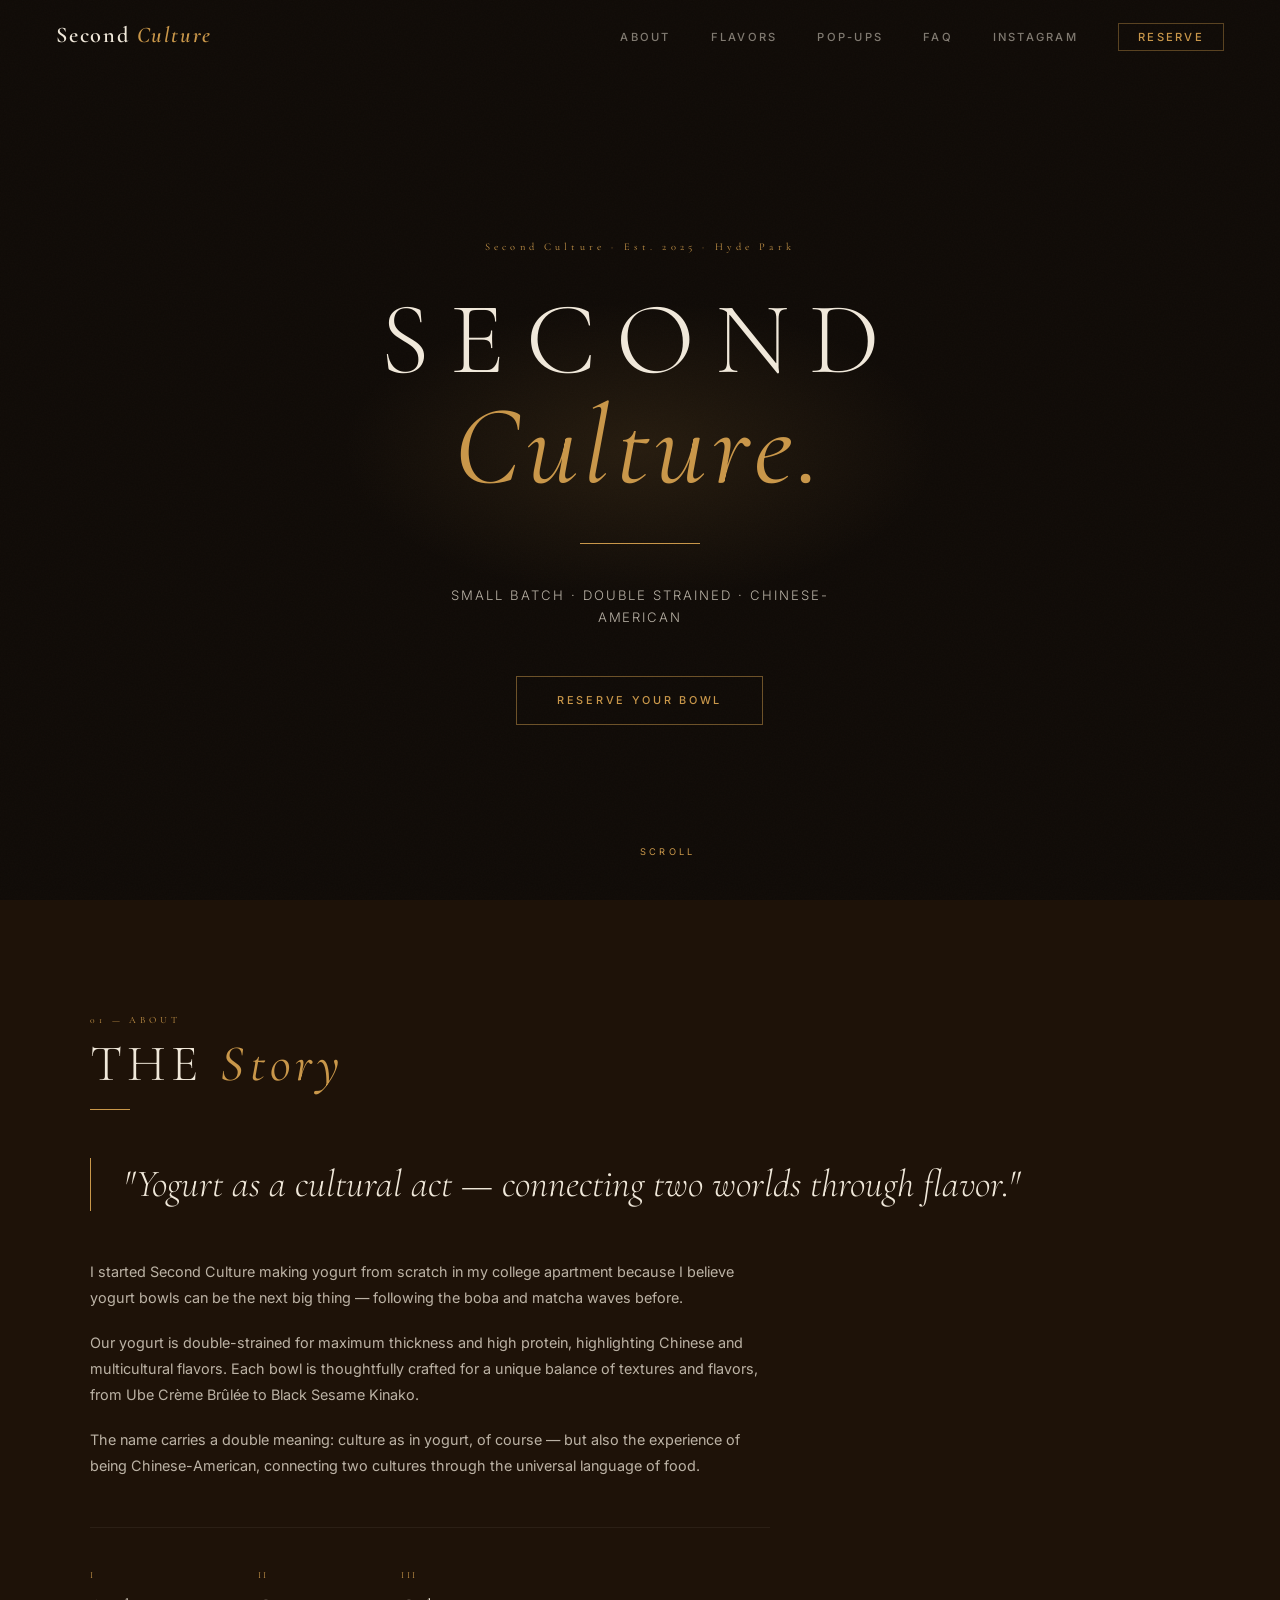
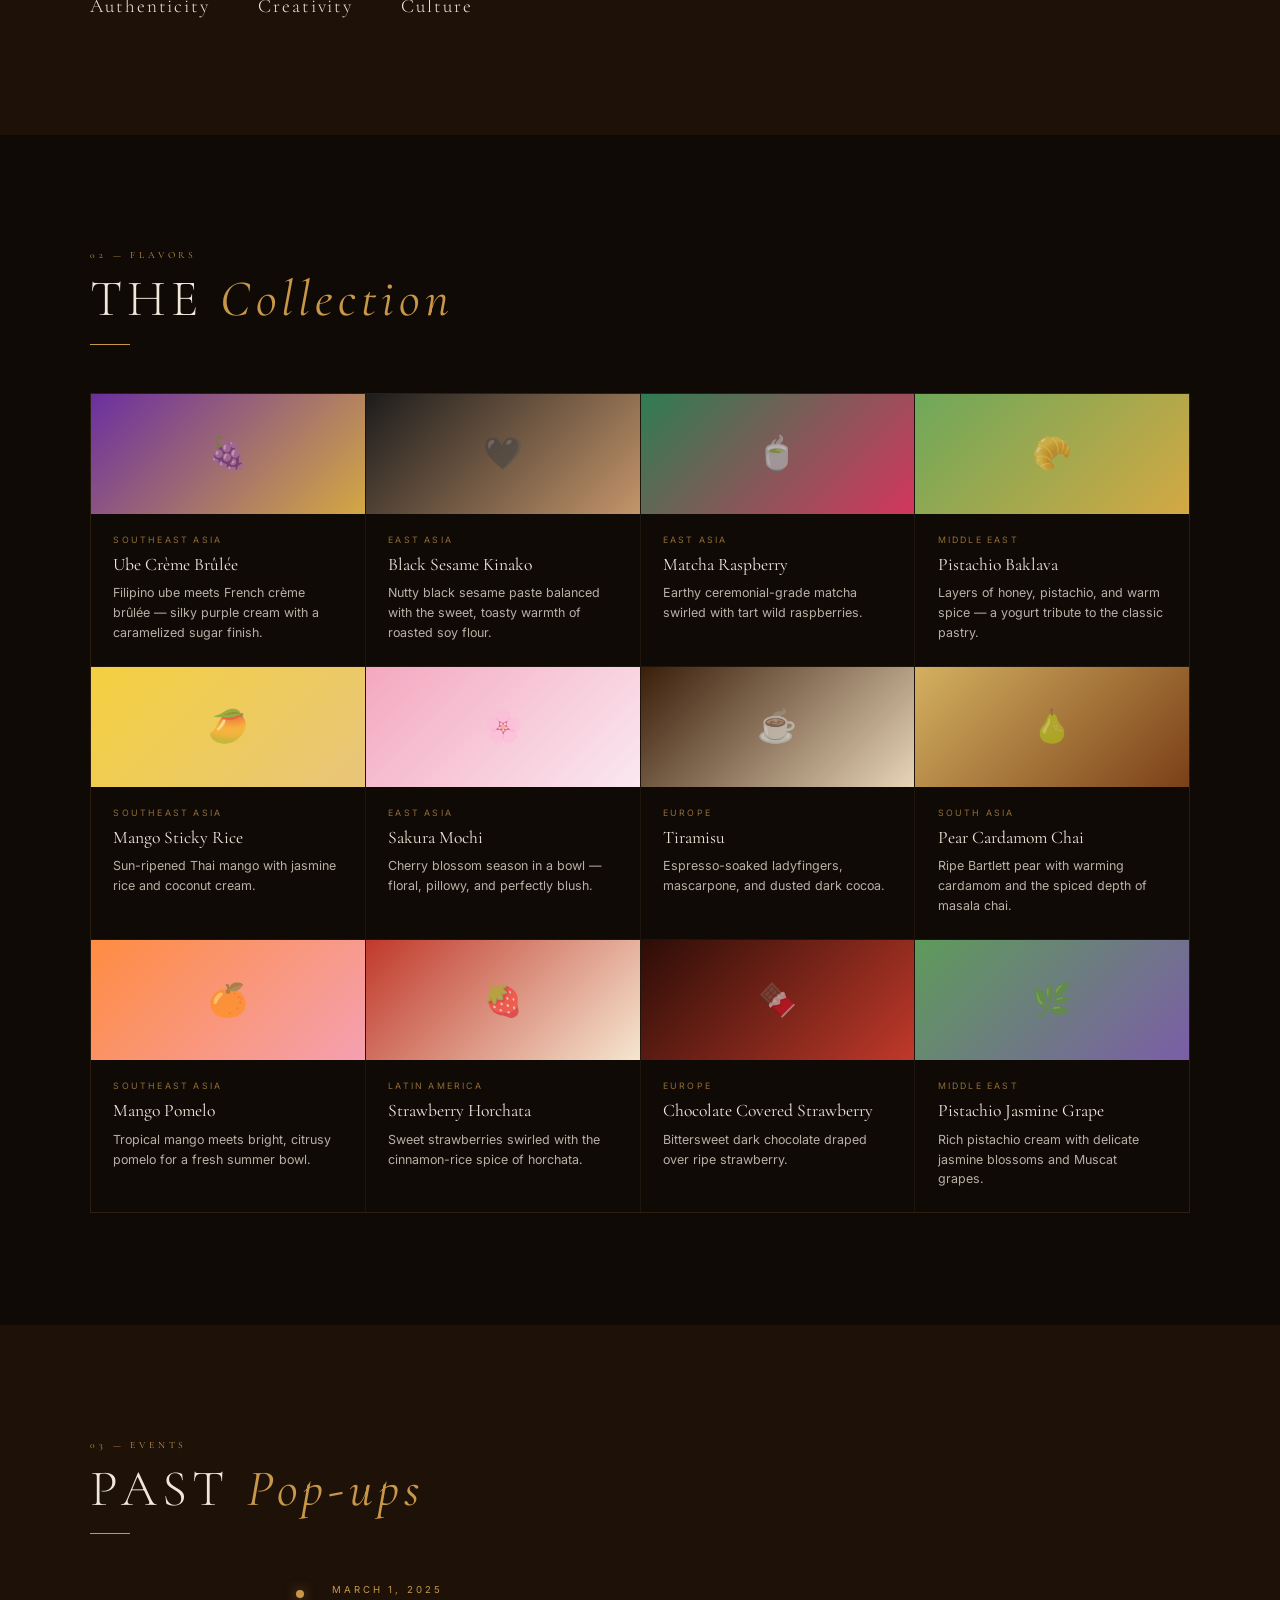
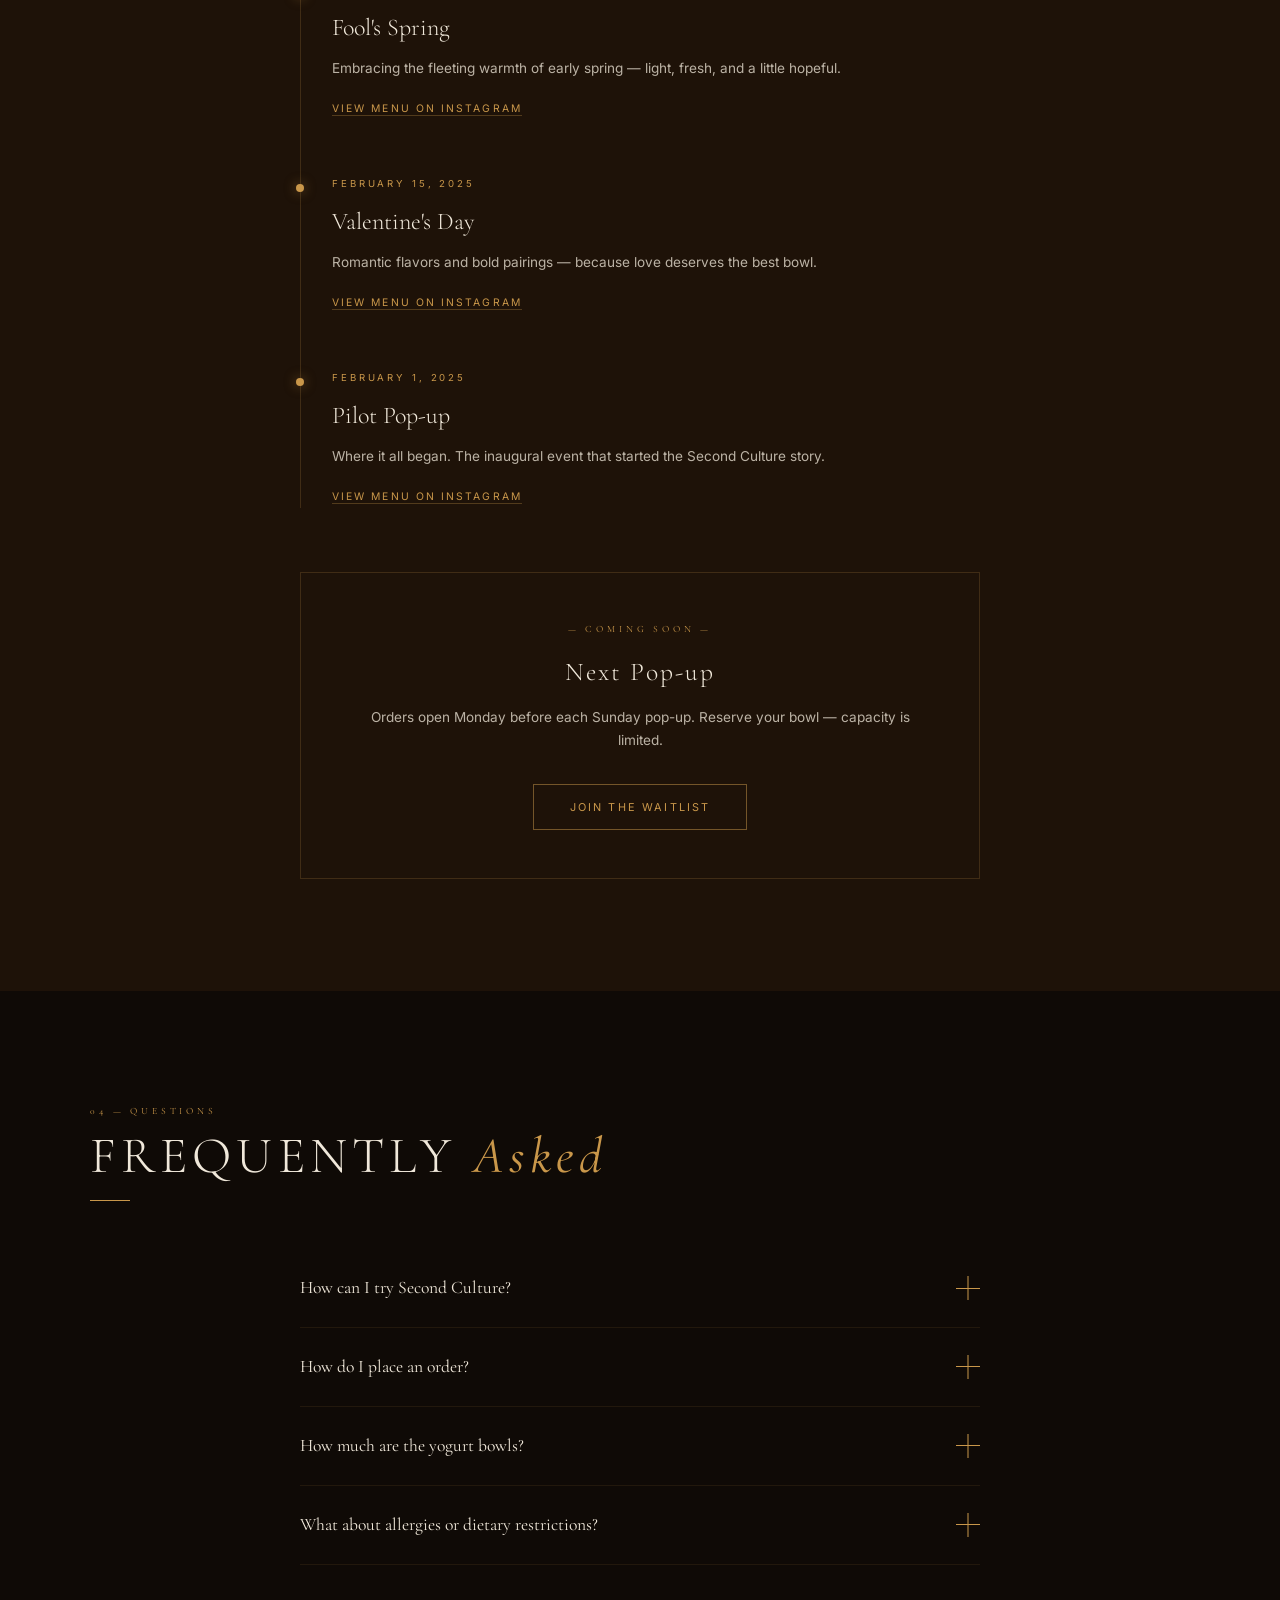
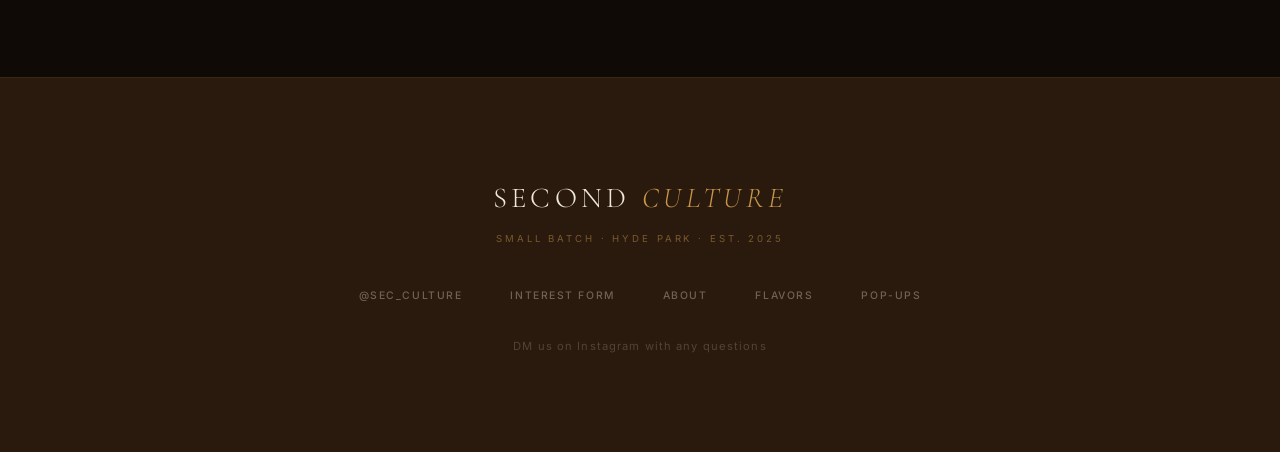
<file: v4-dark/index.html>
<!DOCTYPE html>
<html lang="en">
<head>
  <meta charset="UTF-8" />
  <meta name="viewport" content="width=device-width, initial-scale=1.0" />
  <title>Second Culture — An Elevated Experience</title>
  <link rel="preconnect" href="https://fonts.googleapis.com" />
  <link href="https://fonts.googleapis.com/css2?family=Cormorant+Garamond:ital,wght@0,300;0,400;0,600;1,300;1,400;1,600&family=Inter:wght@300;400;500&display=swap" rel="stylesheet" />
  <link rel="stylesheet" href="style.css" />
</head>
<body>

<!-- NAV -->
<nav id="nav">
  <a href="#" class="nav-logo">Second <em>Culture</em></a>
  <ul class="nav-links">
    <li><a href="#about">About</a></li>
    <li><a href="#flavors">Flavors</a></li>
    <li><a href="#popups">Pop-ups</a></li>
    <li><a href="#faq">FAQ</a></li>
    <li><a href="https://www.instagram.com/sec_culture/" target="_blank">Instagram</a></li>
    <li><a href="https://forms.gle/Hc1dRivx1sPwyhvw7" target="_blank" class="nav-cta">Reserve</a></li>
  </ul>
</nav>

<!-- HERO -->
<section class="hero" id="home">
  <div class="hero-grain"></div>
  <div class="hero-glow"></div>
  <div class="hero-content hero-parallax" id="hero-parallax">
    <span class="hero-number">Second Culture · Est. 2025 · Hyde Park</span>
    <h1 class="hero-title">
      Second<br>
      <em>Culture.</em>
    </h1>
    <div class="hero-rule"></div>
    <p class="hero-sub">Small batch · Double strained · Chinese-American</p>
    <a class="hero-cta" href="https://forms.gle/Hc1dRivx1sPwyhvw7" target="_blank">Reserve Your Bowl</a>
  </div>
  <span class="scroll-hint">Scroll</span>
</section>

<!-- ABOUT -->
<section class="about-section section" id="about">
  <div class="section-inner">
    <span class="section-number fade-up">01 — About</span>
    <h2 class="section-title fade-up">The <em>Story</em></h2>
    <div class="gold-rule fade-up"></div>
    <blockquote class="about-quote fade-up">"Yogurt as a cultural act — connecting two worlds through flavor."</blockquote>
    <div class="about-body fade-up">
      <p>I started Second Culture making yogurt from scratch in my college apartment because I believe yogurt bowls can be the next big thing — following the boba and matcha waves before.</p>
      <p>Our yogurt is double-strained for maximum thickness and high protein, highlighting Chinese and multicultural flavors. Each bowl is thoughtfully crafted for a unique balance of textures and flavors, from Ube Crème Brûlée to Black Sesame Kinako.</p>
      <p>The name carries a double meaning: culture as in yogurt, of course — but also the experience of being Chinese-American, connecting two cultures through the universal language of food.</p>
      <div class="about-values">
        <div class="value-item">
          <span class="value-num">I</span>
          <span class="value-name">Authenticity</span>
        </div>
        <div class="value-item" style="transition-delay:0.15s">
          <span class="value-num">II</span>
          <span class="value-name">Creativity</span>
        </div>
        <div class="value-item" style="transition-delay:0.3s">
          <span class="value-num">III</span>
          <span class="value-name">Culture</span>
        </div>
      </div>
    </div>
  </div>
</section>

<!-- FLAVORS -->
<section class="flavors-section section" id="flavors">
  <div class="section-inner">
    <span class="section-number fade-up">02 — Flavors</span>
    <h2 class="section-title fade-up">The <em>Collection</em></h2>
    <div class="gold-rule fade-up"></div>
    <div class="flavor-grid" id="flavor-grid"></div>
  </div>
</section>

<!-- POP-UPS -->
<section class="popups-section section" id="popups">
  <div class="section-inner">
    <span class="section-number fade-up">03 — Events</span>
    <h2 class="section-title fade-up">Past <em>Pop-ups</em></h2>
    <div class="gold-rule fade-up"></div>
    <div class="timeline">
      <div class="timeline-line"></div>
      <div class="timeline-entry">
        <div class="timeline-dot"></div>
        <div>
          <span class="timeline-date">March 1, 2025</span>
          <div class="timeline-title">Fool's Spring</div>
          <p class="timeline-desc">Embracing the fleeting warmth of early spring — light, fresh, and a little hopeful.</p>
          <a class="timeline-link" href="https://www.instagram.com/sec_culture/" target="_blank">View Menu on Instagram</a>
        </div>
      </div>
      <div class="timeline-entry" style="transition-delay:0.15s">
        <div class="timeline-dot"></div>
        <div>
          <span class="timeline-date">February 15, 2025</span>
          <div class="timeline-title">Valentine's Day</div>
          <p class="timeline-desc">Romantic flavors and bold pairings — because love deserves the best bowl.</p>
          <a class="timeline-link" href="https://www.instagram.com/sec_culture/" target="_blank">View Menu on Instagram</a>
        </div>
      </div>
      <div class="timeline-entry" style="transition-delay:0.3s">
        <div class="timeline-dot"></div>
        <div>
          <span class="timeline-date">February 1, 2025</span>
          <div class="timeline-title">Pilot Pop-up</div>
          <p class="timeline-desc">Where it all began. The inaugural event that started the Second Culture story.</p>
          <a class="timeline-link" href="https://www.instagram.com/sec_culture/" target="_blank">View Menu on Instagram</a>
        </div>
      </div>
    </div>
    <div class="upcoming-box">
      <span class="section-number" style="display:block;margin-bottom:0.8rem">— Coming Soon —</span>
      <h3>Next Pop-up</h3>
      <p>Orders open Monday before each Sunday pop-up. Reserve your bowl — capacity is limited.</p>
      <a class="upcoming-btn" href="https://forms.gle/Hc1dRivx1sPwyhvw7" target="_blank">Join the Waitlist</a>
    </div>
  </div>
</section>

<!-- FAQ -->
<section class="faq-section section" id="faq">
  <div class="section-inner">
    <span class="section-number fade-up">04 — Questions</span>
    <h2 class="section-title fade-up">Frequently <em>Asked</em></h2>
    <div class="gold-rule fade-up"></div>
    <div class="faq-list" id="faq-list"></div>
  </div>
</section>

<!-- FOOTER -->
<footer>
  <span class="footer-logo">Second <em>Culture</em></span>
  <span class="footer-tagline">Small Batch · Hyde Park · Est. 2025</span>
  <div class="footer-links">
    <a href="https://www.instagram.com/sec_culture/" target="_blank">@sec_culture</a>
    <a href="https://forms.gle/Hc1dRivx1sPwyhvw7" target="_blank">Interest Form</a>
    <a href="#about">About</a>
    <a href="#flavors">Flavors</a>
    <a href="#popups">Pop-ups</a>
  </div>
  <p class="footer-note">DM us on Instagram with any questions</p>
</footer>

<script>
const flavors = [
  { name:'Ube Crème Brûlée',           emoji:'🍇', grad:'linear-gradient(135deg,#6B2FA0,#D4A843)', tag:'Southeast Asia',  desc:'Filipino ube meets French crème brûlée — silky purple cream with a caramelized sugar finish.' },
  { name:'Black Sesame Kinako',         emoji:'🖤', grad:'linear-gradient(135deg,#1C1C1C,#C4956A)', tag:'East Asia',       desc:'Nutty black sesame paste balanced with the sweet, toasty warmth of roasted soy flour.' },
  { name:'Matcha Raspberry',            emoji:'🍵', grad:'linear-gradient(135deg,#2E7D52,#D4365E)', tag:'East Asia',       desc:'Earthy ceremonial-grade matcha swirled with tart wild raspberries.' },
  { name:'Pistachio Baklava',           emoji:'🥐', grad:'linear-gradient(135deg,#6EA85A,#D4A843)', tag:'Middle East',     desc:'Layers of honey, pistachio, and warm spice — a yogurt tribute to the classic pastry.' },
  { name:'Mango Sticky Rice',           emoji:'🥭', grad:'linear-gradient(135deg,#F4D03F,#E8C57A)', tag:'Southeast Asia',  desc:'Sun-ripened Thai mango with jasmine rice and coconut cream.' },
  { name:'Sakura Mochi',                emoji:'🌸', grad:'linear-gradient(135deg,#F4A8C0,#FAE8F0)', tag:'East Asia',       desc:'Cherry blossom season in a bowl — floral, pillowy, and perfectly blush.' },
  { name:'Tiramisu',                    emoji:'☕', grad:'linear-gradient(135deg,#3A1E0A,#E8D5B8)', tag:'Europe',          desc:'Espresso-soaked ladyfingers, mascarpone, and dusted dark cocoa.' },
  { name:'Pear Cardamom Chai',          emoji:'🍐', grad:'linear-gradient(135deg,#D4B060,#7A4018)', tag:'South Asia',      desc:'Ripe Bartlett pear with warming cardamom and the spiced depth of masala chai.' },
  { name:'Mango Pomelo',                emoji:'🍊', grad:'linear-gradient(135deg,#FF8C42,#F4A0B0)', tag:'Southeast Asia',  desc:'Tropical mango meets bright, citrusy pomelo for a fresh summer bowl.' },
  { name:'Strawberry Horchata',         emoji:'🍓', grad:'linear-gradient(135deg,#C0392B,#F5E6D0)', tag:'Latin America',   desc:'Sweet strawberries swirled with the cinnamon-rice spice of horchata.' },
  { name:'Chocolate Covered Strawberry',emoji:'🍫', grad:'linear-gradient(135deg,#2C0D06,#C0392B)', tag:'Europe',          desc:'Bittersweet dark chocolate draped over ripe strawberry.' },
  { name:'Pistachio Jasmine Grape',     emoji:'🌿', grad:'linear-gradient(135deg,#5E9B5A,#7B5EA7)', tag:'Middle East',     desc:'Rich pistachio cream with delicate jasmine blossoms and Muscat grapes.' },
];
const faqs = [
  { q:'How can I try Second Culture?',                 a:'We host pop-ups at our apartment in Hyde Park, Chicago on a biweekly basis. Follow @sec_culture on Instagram to stay updated.' },
  { q:'How do I place an order?',                      a:'We use a pre-order system, accepting orders the Monday before the Sunday pop-up. Due to limited capacity, we sell out quickly — sign up through our interest form for priority access.' },
  { q:'How much are the yogurt bowls?',                a:'Each bowl is $8: 5.3 oz of our double-strained homemade yogurt and 4 or more toppings, varying by flavor.' },
  { q:'What about allergies or dietary restrictions?', a:'We can remove any toppings upon request. However, the base yogurt is made from whole milk and cannot be modified to order.' },
];

// Flavors
const grid = document.getElementById('flavor-grid');
flavors.forEach((f, i) => {
  const div = document.createElement('div');
  div.className = 'flavor-card';
  div.style.transitionDelay = `${(i % 4) * 0.05}s`;
  div.innerHTML = `
    <div class="flavor-visual" style="background:${f.grad}">
      <div class="flavor-visual-inner">${f.emoji}</div>
      <div class="flavor-glow"></div>
    </div>
    <div class="flavor-body">
      <span class="flavor-tag">${f.tag}</span>
      <div class="flavor-name">${f.name}</div>
      <div class="flavor-desc">${f.desc}</div>
      <div class="flavor-border"></div>
    </div>`;
  grid.appendChild(div);
});

// FAQ
const faqList = document.getElementById('faq-list');
faqs.forEach((item, i) => {
  const el = document.createElement('div');
  el.className = 'faq-item';
  el.style.transitionDelay = `${i * 0.1}s`;
  el.innerHTML = `
    <div class="faq-question">
      <span class="faq-question-text">${item.q}</span>
      <span class="faq-line"></span>
    </div>
    <div class="faq-answer"><div class="faq-answer-inner">${item.a}</div></div>`;
  el.querySelector('.faq-question').addEventListener('click', () => {
    const isOpen = el.classList.contains('open');
    document.querySelectorAll('.faq-item.open').forEach(x => {
      x.classList.remove('open');
      x.querySelector('.faq-answer').style.maxHeight = '0';
    });
    if (!isOpen) {
      el.classList.add('open');
      el.querySelector('.faq-answer').style.maxHeight = el.querySelector('.faq-answer-inner').scrollHeight + 'px';
    }
  });
  faqList.appendChild(el);
});

// Sticky nav
const navEl = document.getElementById('nav');
window.addEventListener('scroll', () => navEl.classList.toggle('scrolled', window.scrollY > 40), { passive: true });

// Parallax on hero
const heroParallax = document.getElementById('hero-parallax');
window.addEventListener('scroll', () => {
  const y = window.scrollY;
  if (heroParallax && y < window.innerHeight) {
    heroParallax.style.transform = `translateY(${y * 0.25}px)`;
  }
}, { passive: true });

// Intersection Observer
const obs = new IntersectionObserver(entries => {
  entries.forEach(e => { if (e.isIntersecting) { e.target.classList.add('visible'); obs.unobserve(e.target); }});
}, { threshold: 0.08 });
document.querySelectorAll('.fade-up, .flavor-card, .timeline-entry, .upcoming-box, .faq-item, .value-item').forEach(el => obs.observe(el));
</script>
</body>
</html>
</file>
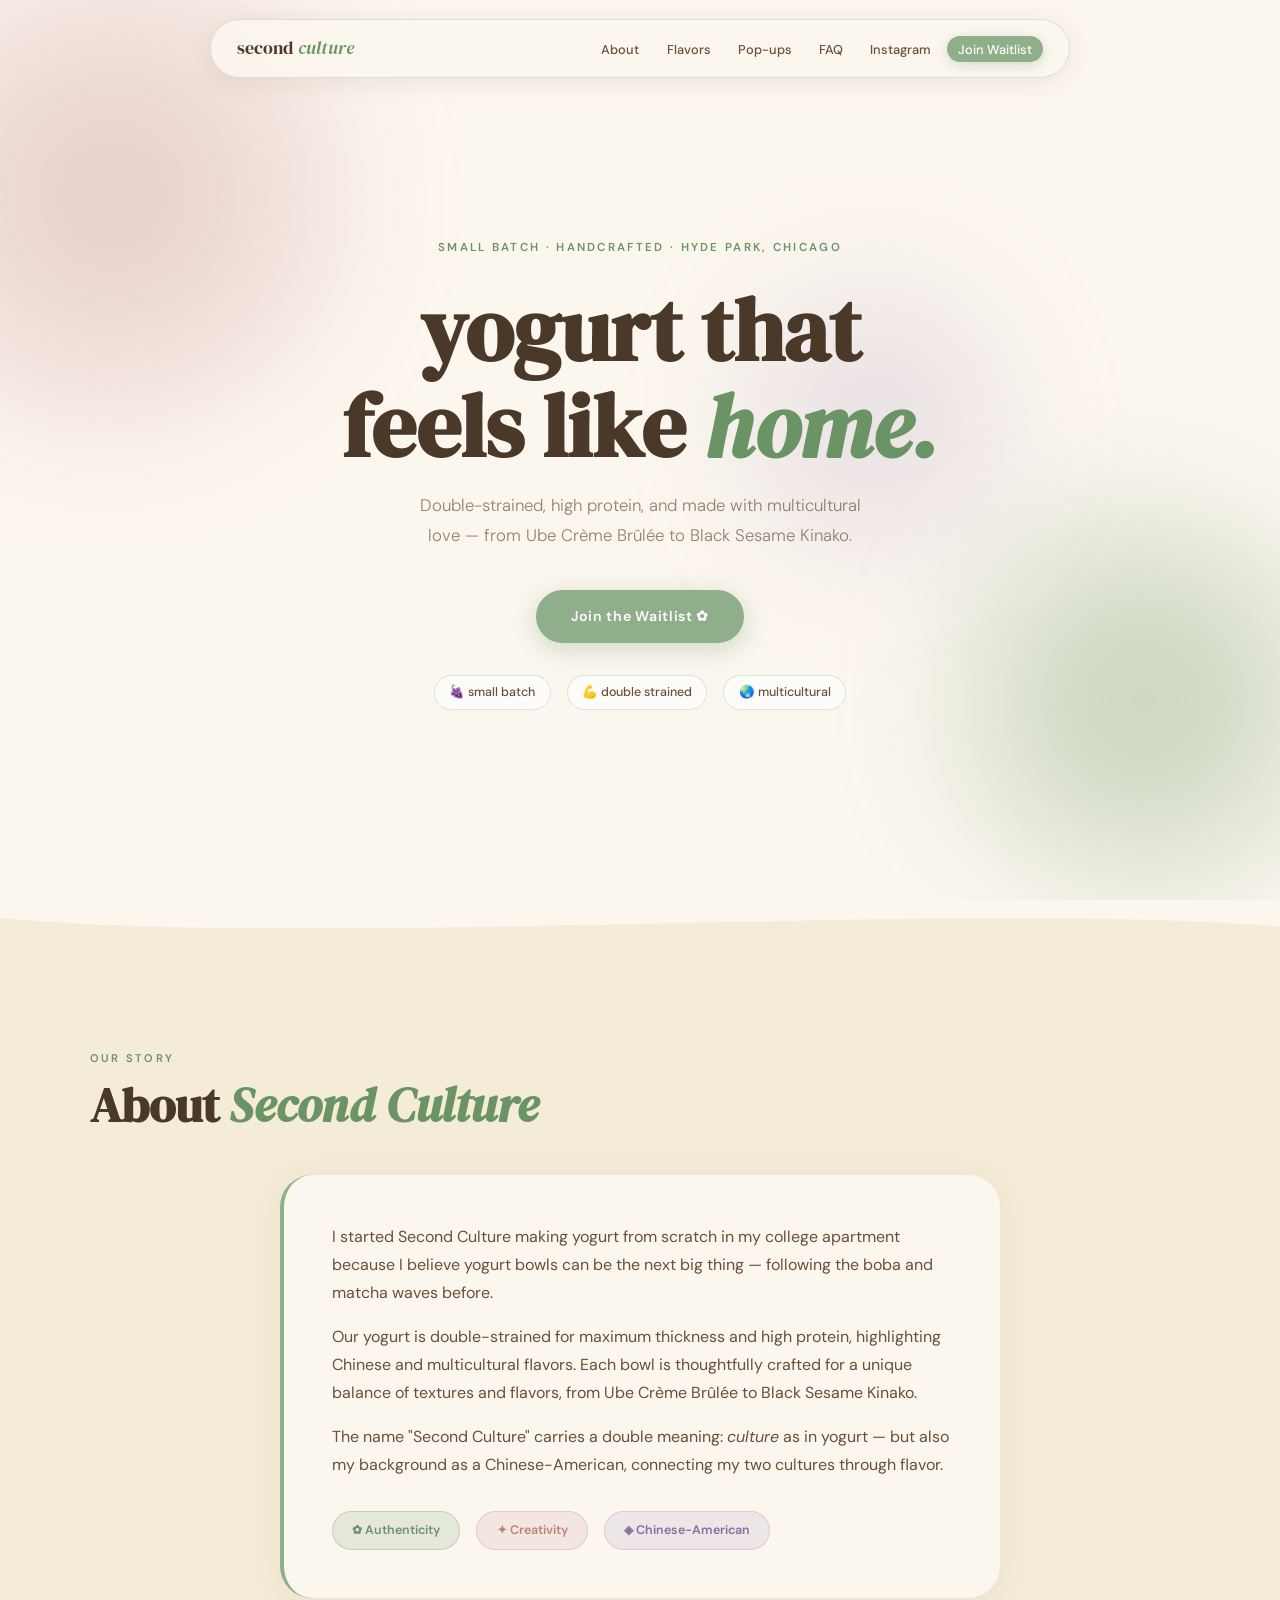
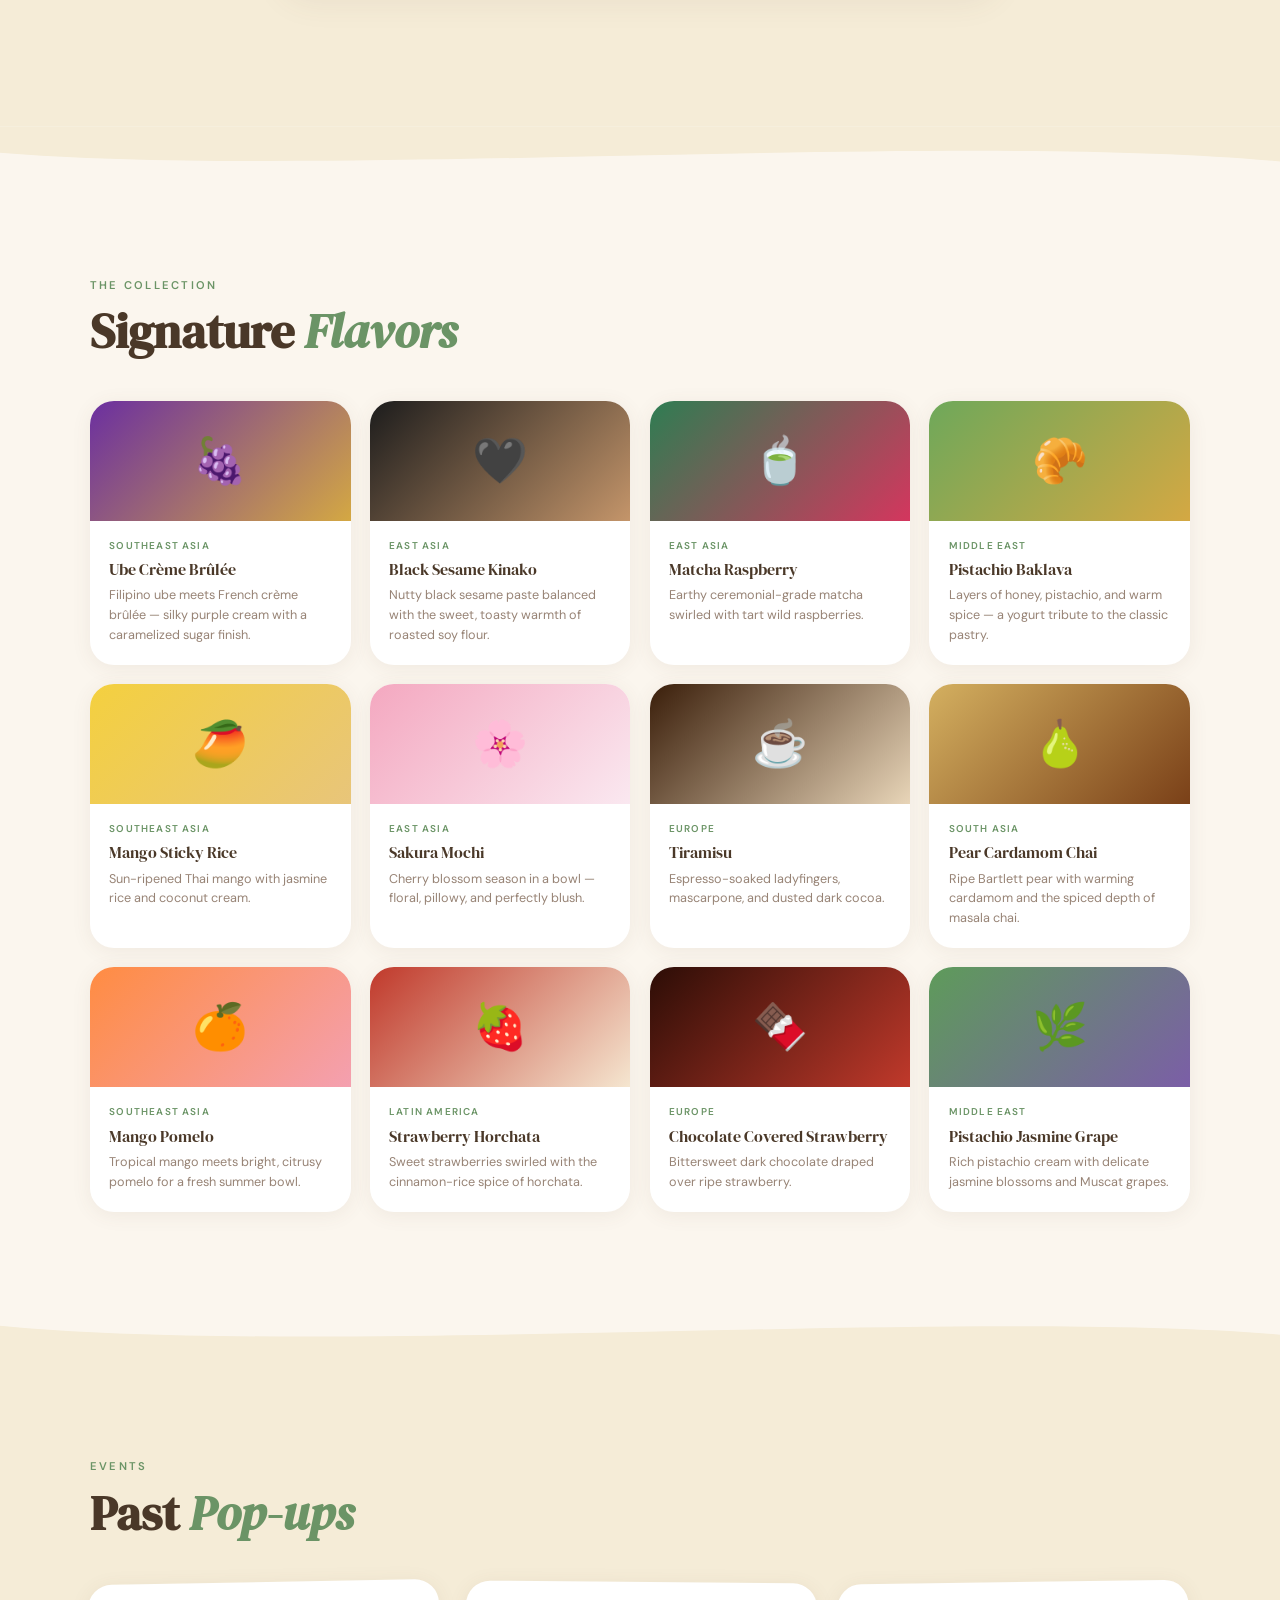
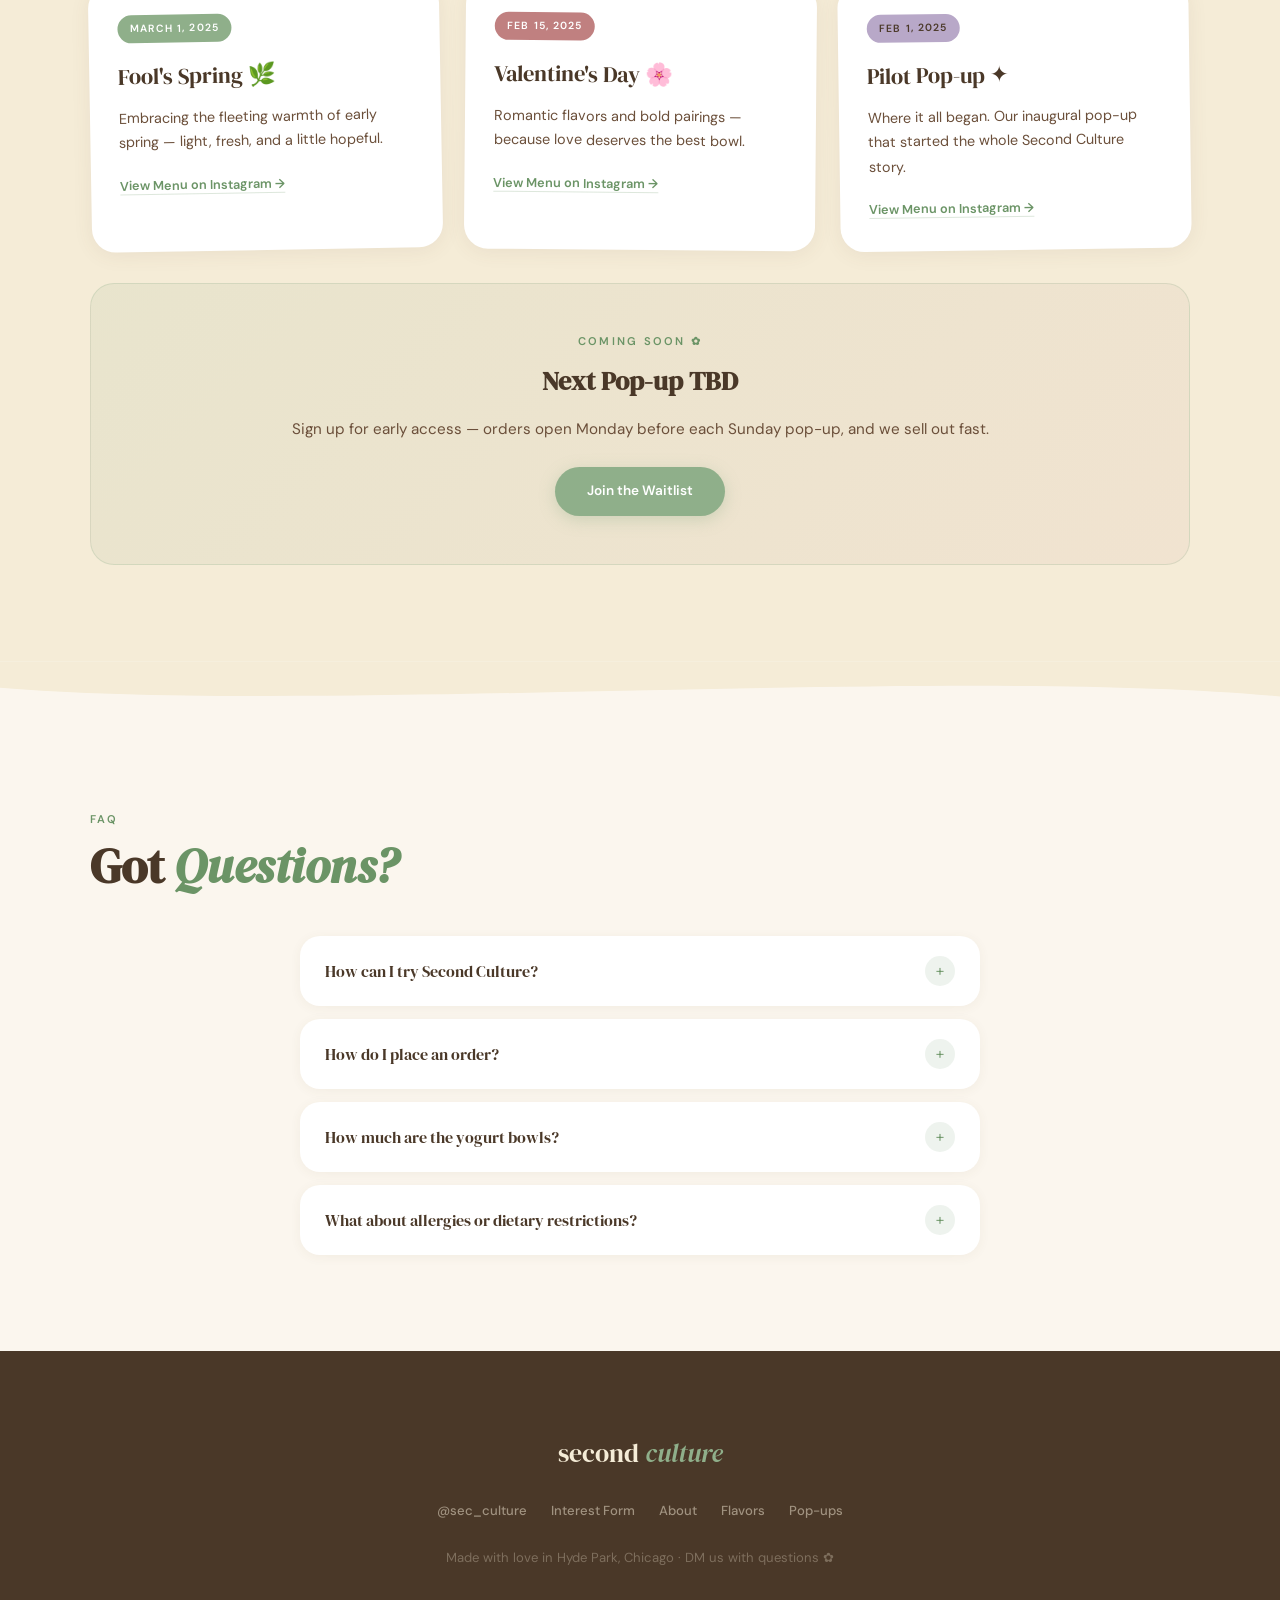
<file: v5-organic/index.html>
<!DOCTYPE html>
<html lang="en">
<head>
  <meta charset="UTF-8" />
  <meta name="viewport" content="width=device-width, initial-scale=1.0" />
  <title>Second Culture — Made with Love</title>
  <link rel="preconnect" href="https://fonts.googleapis.com" />
  <link href="https://fonts.googleapis.com/css2?family=DM+Serif+Display:ital@0;1&family=DM+Sans:wght@300;400;500;600&display=swap" rel="stylesheet" />
  <link rel="stylesheet" href="style.css" />
</head>
<body>

<!-- NAV -->
<nav id="nav">
  <a href="#" class="nav-logo">second <em>culture</em></a>
  <ul class="nav-links">
    <li><a href="#about">About</a></li>
    <li><a href="#flavors">Flavors</a></li>
    <li><a href="#popups">Pop-ups</a></li>
    <li><a href="#faq">FAQ</a></li>
    <li><a href="https://www.instagram.com/sec_culture/" target="_blank">Instagram</a></li>
    <li><a href="https://forms.gle/Hc1dRivx1sPwyhvw7" target="_blank" class="nav-cta">Join Waitlist</a></li>
  </ul>
</nav>

<!-- HERO -->
<section class="hero" id="home">
  <div class="hero-blob hero-blob-1"></div>
  <div class="hero-blob hero-blob-2"></div>
  <div class="hero-blob hero-blob-3"></div>
  <div class="hero-content">
    <span class="hero-label">small batch · handcrafted · hyde park, chicago</span>
    <h1 class="hero-title">
      yogurt that<br>
      feels like <em>home.</em>
    </h1>
    <p class="hero-sub">Double-strained, high protein, and made with multicultural love — from Ube Crème Brûlée to Black Sesame Kinako.</p>
    <a class="hero-cta" href="https://forms.gle/Hc1dRivx1sPwyhvw7" target="_blank">Join the Waitlist ✿</a>
    <div class="hero-floaters">
      <span class="floater">🍇 small batch</span>
      <span class="floater">💪 double strained</span>
      <span class="floater">🌏 multicultural</span>
    </div>
  </div>
</section>

<!-- WAVE -->
<div class="wave">
  <svg viewBox="0 0 1440 60" xmlns="http://www.w3.org/2000/svg" preserveAspectRatio="none">
    <path d="M0,20 C360,55 1080,0 1440,30 L1440,60 L0,60 Z" fill="#F5ECD7"/>
  </svg>
</div>

<!-- ABOUT -->
<section class="about-section section" id="about">
  <div class="section-inner">
    <span class="section-label fade-up">our story</span>
    <h2 class="section-title fade-up">About <em>Second Culture</em></h2>
    <div class="about-card fade-up">
      <p>I started Second Culture making yogurt from scratch in my college apartment because I believe yogurt bowls can be the next big thing — following the boba and matcha waves before.</p>
      <p>Our yogurt is double-strained for maximum thickness and high protein, highlighting Chinese and multicultural flavors. Each bowl is thoughtfully crafted for a unique balance of textures and flavors, from Ube Crème Brûlée to Black Sesame Kinako.</p>
      <p>The name "Second Culture" carries a double meaning: <em>culture</em> as in yogurt — but also my background as a Chinese-American, connecting my two cultures through flavor.</p>
      <div class="about-values">
        <span class="value-pill value-pill-1">✿ Authenticity</span>
        <span class="value-pill value-pill-2">✦ Creativity</span>
        <span class="value-pill value-pill-3">◈ Chinese-American</span>
      </div>
    </div>
  </div>
</section>

<!-- WAVE -->
<div class="wave flip">
  <svg viewBox="0 0 1440 60" xmlns="http://www.w3.org/2000/svg" preserveAspectRatio="none">
    <path d="M0,20 C360,55 1080,0 1440,30 L1440,60 L0,60 Z" fill="#F5ECD7"/>
  </svg>
</div>

<!-- FLAVORS -->
<section class="flavors-section section" id="flavors">
  <div class="section-inner">
    <span class="section-label fade-up">the collection</span>
    <h2 class="section-title fade-up">Signature <em>Flavors</em></h2>
    <div class="flavor-grid" id="flavor-grid"></div>
  </div>
</section>

<!-- WAVE -->
<div class="wave">
  <svg viewBox="0 0 1440 60" xmlns="http://www.w3.org/2000/svg" preserveAspectRatio="none">
    <path d="M0,20 C360,55 1080,0 1440,30 L1440,60 L0,60 Z" fill="#F5ECD7"/>
  </svg>
</div>

<!-- POP-UPS -->
<section class="popups-section section" id="popups">
  <div class="section-inner">
    <span class="section-label fade-up">events</span>
    <h2 class="section-title fade-up">Past <em>Pop-ups</em></h2>
    <div class="popup-grid">
      <div class="popup-card">
        <div class="popup-badge">March 1, 2025</div>
        <div class="popup-title">Fool's Spring 🌿</div>
        <p class="popup-desc">Embracing the fleeting warmth of early spring — light, fresh, and a little hopeful.</p>
        <a class="popup-link" href="https://www.instagram.com/sec_culture/" target="_blank">View Menu on Instagram →</a>
      </div>
      <div class="popup-card" style="transition-delay:0.1s">
        <div class="popup-badge" style="background:var(--rose2)">Feb 15, 2025</div>
        <div class="popup-title">Valentine's Day 🌸</div>
        <p class="popup-desc">Romantic flavors and bold pairings — because love deserves the best bowl.</p>
        <a class="popup-link" href="https://www.instagram.com/sec_culture/" target="_blank">View Menu on Instagram →</a>
      </div>
      <div class="popup-card" style="transition-delay:0.2s">
        <div class="popup-badge" style="background:var(--lavender);color:var(--bark2)">Feb 1, 2025</div>
        <div class="popup-title">Pilot Pop-up ✦</div>
        <p class="popup-desc">Where it all began. Our inaugural pop-up that started the whole Second Culture story.</p>
        <a class="popup-link" href="https://www.instagram.com/sec_culture/" target="_blank">View Menu on Instagram →</a>
      </div>
    </div>
    <div class="upcoming-soft">
      <span class="section-label" style="display:block;margin-bottom:0.5rem">coming soon ✿</span>
      <h3>Next Pop-up TBD</h3>
      <p>Sign up for early access — orders open Monday before each Sunday pop-up, and we sell out fast.</p>
      <a class="upcoming-btn" href="https://forms.gle/Hc1dRivx1sPwyhvw7" target="_blank">Join the Waitlist</a>
    </div>
  </div>
</section>

<!-- WAVE -->
<div class="wave flip">
  <svg viewBox="0 0 1440 60" xmlns="http://www.w3.org/2000/svg" preserveAspectRatio="none">
    <path d="M0,20 C360,55 1080,0 1440,30 L1440,60 L0,60 Z" fill="#F5ECD7"/>
  </svg>
</div>

<!-- FAQ -->
<section class="faq-section section" id="faq">
  <div class="section-inner">
    <span class="section-label fade-up">faq</span>
    <h2 class="section-title fade-up">Got <em>Questions?</em></h2>
    <div class="faq-list" id="faq-list"></div>
  </div>
</section>

<!-- FOOTER -->
<footer>
  <span class="footer-logo">second <em>culture</em></span>
  <div class="footer-links">
    <a href="https://www.instagram.com/sec_culture/" target="_blank">@sec_culture</a>
    <a href="https://forms.gle/Hc1dRivx1sPwyhvw7" target="_blank">Interest Form</a>
    <a href="#about">About</a>
    <a href="#flavors">Flavors</a>
    <a href="#popups">Pop-ups</a>
  </div>
  <p class="footer-note">Made with love in Hyde Park, Chicago · DM us with questions ✿</p>
</footer>

<script>
const flavors = [
  { name:'Ube Crème Brûlée',           emoji:'🍇', grad:'linear-gradient(135deg,#6B2FA0,#D4A843)', tag:'Southeast Asia',  desc:'Filipino ube meets French crème brûlée — silky purple cream with a caramelized sugar finish.' },
  { name:'Black Sesame Kinako',         emoji:'🖤', grad:'linear-gradient(135deg,#1C1C1C,#C4956A)', tag:'East Asia',       desc:'Nutty black sesame paste balanced with the sweet, toasty warmth of roasted soy flour.' },
  { name:'Matcha Raspberry',            emoji:'🍵', grad:'linear-gradient(135deg,#2E7D52,#D4365E)', tag:'East Asia',       desc:'Earthy ceremonial-grade matcha swirled with tart wild raspberries.' },
  { name:'Pistachio Baklava',           emoji:'🥐', grad:'linear-gradient(135deg,#6EA85A,#D4A843)', tag:'Middle East',     desc:'Layers of honey, pistachio, and warm spice — a yogurt tribute to the classic pastry.' },
  { name:'Mango Sticky Rice',           emoji:'🥭', grad:'linear-gradient(135deg,#F4D03F,#E8C57A)', tag:'Southeast Asia',  desc:'Sun-ripened Thai mango with jasmine rice and coconut cream.' },
  { name:'Sakura Mochi',                emoji:'🌸', grad:'linear-gradient(135deg,#F4A8C0,#FAE8F0)', tag:'East Asia',       desc:'Cherry blossom season in a bowl — floral, pillowy, and perfectly blush.' },
  { name:'Tiramisu',                    emoji:'☕', grad:'linear-gradient(135deg,#3A1E0A,#E8D5B8)', tag:'Europe',          desc:'Espresso-soaked ladyfingers, mascarpone, and dusted dark cocoa.' },
  { name:'Pear Cardamom Chai',          emoji:'🍐', grad:'linear-gradient(135deg,#D4B060,#7A4018)', tag:'South Asia',      desc:'Ripe Bartlett pear with warming cardamom and the spiced depth of masala chai.' },
  { name:'Mango Pomelo',                emoji:'🍊', grad:'linear-gradient(135deg,#FF8C42,#F4A0B0)', tag:'Southeast Asia',  desc:'Tropical mango meets bright, citrusy pomelo for a fresh summer bowl.' },
  { name:'Strawberry Horchata',         emoji:'🍓', grad:'linear-gradient(135deg,#C0392B,#F5E6D0)', tag:'Latin America',   desc:'Sweet strawberries swirled with the cinnamon-rice spice of horchata.' },
  { name:'Chocolate Covered Strawberry',emoji:'🍫', grad:'linear-gradient(135deg,#2C0D06,#C0392B)', tag:'Europe',          desc:'Bittersweet dark chocolate draped over ripe strawberry.' },
  { name:'Pistachio Jasmine Grape',     emoji:'🌿', grad:'linear-gradient(135deg,#5E9B5A,#7B5EA7)', tag:'Middle East',     desc:'Rich pistachio cream with delicate jasmine blossoms and Muscat grapes.' },
];
const faqs = [
  { q:'How can I try Second Culture?',                 a:'We host pop-ups at our apartment in Hyde Park, Chicago on a biweekly basis. Follow us on Instagram @sec_culture to stay updated!' },
  { q:'How do I place an order?',                      a:'We use a pre-order system, accepting orders the Monday before the Sunday pop-up. We sell out quickly — sign up through our interest form for priority access.' },
  { q:'How much are the yogurt bowls?',                a:'Each bowl is $8 and comes with 5.3 oz of our double-strained homemade yogurt and 4 or more toppings.' },
  { q:'What about allergies or dietary restrictions?', a:'We\'re happy to remove any toppings on request. The base yogurt is made from whole milk and cannot be changed.' },
];

// Flavors
const grid = document.getElementById('flavor-grid');
flavors.forEach((f, i) => {
  const div = document.createElement('div');
  div.className = 'flavor-card';
  div.style.transitionDelay = `${(i % 4) * 0.07}s`;
  div.innerHTML = `
    <div class="flavor-visual" style="background:${f.grad}">${f.emoji}</div>
    <div class="flavor-body">
      <span class="flavor-tag">${f.tag}</span>
      <div class="flavor-name">${f.name}</div>
      <div class="flavor-desc">${f.desc}</div>
    </div>`;
  grid.appendChild(div);
});

// FAQ
const faqList = document.getElementById('faq-list');
faqs.forEach((item, i) => {
  const el = document.createElement('div');
  el.className = 'faq-item';
  el.style.transitionDelay = `${i * 0.08}s`;
  el.innerHTML = `
    <div class="faq-question">
      <span class="faq-question-text">${item.q}</span>
      <span class="faq-toggle">+</span>
    </div>
    <div class="faq-answer"><div class="faq-answer-inner">${item.a}</div></div>`;
  el.querySelector('.faq-question').addEventListener('click', () => {
    const isOpen = el.classList.contains('open');
    document.querySelectorAll('.faq-item.open').forEach(x => {
      x.classList.remove('open');
      x.querySelector('.faq-answer').style.maxHeight = '0';
    });
    if (!isOpen) {
      el.classList.add('open');
      el.querySelector('.faq-answer').style.maxHeight = el.querySelector('.faq-answer-inner').scrollHeight + 'px';
    }
  });
  faqList.appendChild(el);
});

// Sticky nav
const navEl = document.getElementById('nav');
window.addEventListener('scroll', () => navEl.classList.toggle('scrolled', window.scrollY > 40), { passive: true });

// Intersection Observer
const obs = new IntersectionObserver(entries => {
  entries.forEach(e => { if (e.isIntersecting) { e.target.classList.add('visible'); obs.unobserve(e.target); }});
}, { threshold: 0.1 });
document.querySelectorAll('.fade-up, .flavor-card, .popup-card, .upcoming-soft, .faq-item, .value-pill').forEach(el => obs.observe(el));
</script>
</body>
</html>
</file>
<file: v1-editorial/style.css>
/* ===== V1 WARM EDITORIAL ===== */
*, *::before, *::after { box-sizing: border-box; margin: 0; padding: 0; }

:root {
  --cream:  #F8F3EC;
  --off:    #EFE8DE;
  --terra:  #C4744A;
  --dark:   #2C1810;
  --brown:  #6B4226;
  --gold:   #B07848;
  --border: rgba(44,24,16,0.1);
}

html { scroll-behavior: smooth; }

body {
  font-family: 'Inter', sans-serif;
  background: var(--cream);
  color: var(--dark);
  line-height: 1.7;
  overflow-x: hidden;
}

/* ---- NAV ---- */
nav {
  position: fixed; top: 0; left: 0; right: 0; z-index: 100;
  display: flex; align-items: center; justify-content: space-between;
  padding: 0 3rem; height: 64px;
  transition: background 0.4s, box-shadow 0.4s;
}
nav.scrolled {
  background: var(--cream);
  box-shadow: 0 1px 0 var(--border);
}
.nav-logo {
  font-family: 'Playfair Display', serif;
  font-size: 1.3rem; color: var(--dark); text-decoration: none;
  letter-spacing: 0.02em;
}
.nav-logo em { font-style: italic; color: var(--terra); }
.nav-links { display: flex; align-items: center; gap: 2.5rem; list-style: none; }
.nav-links a {
  color: var(--brown); text-decoration: none; font-size: 0.75rem;
  font-weight: 500; letter-spacing: 0.12em; text-transform: uppercase;
  transition: color 0.2s;
}
.nav-links a:hover { color: var(--dark); }
.nav-cta {
  background: var(--dark); color: var(--cream) !important;
  padding: 0.5rem 1.2rem; border-radius: 100px;
  transition: background 0.2s !important;
}
.nav-cta:hover { background: var(--terra) !important; }
.nav-ig { font-size: 1.1rem !important; letter-spacing: 0 !important; text-transform: none !important; }

/* ---- HERO ---- */
.hero {
  min-height: 100vh;
  display: flex; flex-direction: column;
  align-items: center; justify-content: center;
  text-align: center; padding: 8rem 2rem 4rem;
  background: var(--cream);
  position: relative; overflow: hidden;
}
.hero::before {
  content: '';
  position: absolute; inset: 0;
  background-image:
    radial-gradient(ellipse 60% 40% at 20% 20%, rgba(196,116,74,0.07) 0%, transparent 60%),
    radial-gradient(ellipse 50% 50% at 80% 80%, rgba(176,120,72,0.05) 0%, transparent 60%);
  pointer-events: none;
}
.hero-eyebrow {
  font-size: 0.68rem; font-weight: 600; letter-spacing: 0.25em;
  text-transform: uppercase; color: var(--terra);
  margin-bottom: 1.5rem; display: block;
}
.hero-title {
  font-family: 'Playfair Display', serif;
  font-size: clamp(3rem, 7vw, 6rem);
  line-height: 1.08; color: var(--dark);
  margin-bottom: 1.2rem;
}
.hero-title .reveal-word { display: inline-block; overflow: hidden; vertical-align: bottom; }
.hero-title .reveal-word span {
  display: inline-block;
  transform: translateY(110%);
  animation: wordReveal 0.7s cubic-bezier(0.22,1,0.36,1) forwards;
}
@keyframes wordReveal {
  to { transform: translateY(0); }
}
.hero-title em { font-style: italic; color: var(--terra); }
.hero-rule {
  width: 48px; height: 1px; background: var(--terra);
  margin: 1.5rem auto; display: block;
}
.hero-sub {
  font-size: 1.05rem; font-weight: 300; color: var(--brown);
  max-width: 480px; margin: 0 auto 3rem;
  line-height: 1.7;
}
.hero-cta {
  display: inline-block;
  border: 1.5px solid var(--dark); color: var(--dark);
  padding: 0.8rem 2rem; font-size: 0.78rem;
  font-weight: 600; letter-spacing: 0.15em; text-transform: uppercase;
  text-decoration: none; border-radius: 100px;
  transition: background 0.25s, color 0.25s;
}
.hero-cta:hover { background: var(--dark); color: var(--cream); }
.scroll-hint {
  position: absolute; bottom: 2.5rem; left: 50%;
  transform: translateX(-50%);
  display: flex; flex-direction: column; align-items: center; gap: 6px;
  font-size: 0.65rem; letter-spacing: 0.18em; text-transform: uppercase;
  color: var(--gold); opacity: 0.7;
  animation: bounceDown 2s ease-in-out infinite;
}
.scroll-hint::after {
  content: '↓'; font-size: 1rem; letter-spacing: 0;
}
@keyframes bounceDown {
  0%, 100% { transform: translateX(-50%) translateY(0); }
  50% { transform: translateX(-50%) translateY(6px); }
}

/* ---- WAVE DIVIDER ---- */
.wave-divider {
  width: 100%; overflow: hidden;
  line-height: 0; background: var(--cream);
}
.wave-divider.flip { transform: rotate(180deg); }
.wave-divider svg { display: block; width: 100%; height: 60px; }

/* ---- SECTION SHARED ---- */
.section { padding: 6rem 2rem; }
.section-inner { max-width: 1120px; margin: 0 auto; }
.section-label {
  font-size: 0.68rem; font-weight: 600; letter-spacing: 0.25em;
  text-transform: uppercase; color: var(--terra);
  display: block; margin-bottom: 0.5rem;
}
.section-title {
  font-family: 'Playfair Display', serif;
  font-size: clamp(2rem, 4vw, 3.2rem);
  line-height: 1.15; color: var(--dark);
  margin-bottom: 2.5rem;
}
.section-title em { font-style: italic; color: var(--terra); }

/* ---- ABOUT ---- */
.about-section { background: var(--off); }
.about-grid {
  display: grid; grid-template-columns: 1fr 1.6fr; gap: 5rem;
  align-items: start;
}
.about-quote {
  font-family: 'Playfair Display', serif;
  font-size: clamp(1.5rem, 2.5vw, 2.2rem);
  font-style: italic; color: var(--terra);
  line-height: 1.35;
  position: sticky; top: 8rem;
}
.about-quote::before {
  content: '"'; font-size: 4rem; color: var(--terra); opacity: 0.2;
  display: block; line-height: 0.5; margin-bottom: 1rem;
}
.about-body p { color: var(--brown); margin-bottom: 1.2rem; font-size: 1rem; }
.about-values {
  display: flex; gap: 0.75rem; flex-wrap: wrap; margin-top: 2rem;
}
.value-chip {
  font-size: 0.7rem; font-weight: 600; letter-spacing: 0.1em;
  text-transform: uppercase; border: 1.5px solid var(--terra); color: var(--terra);
  padding: 0.4rem 1rem; border-radius: 100px;
  opacity: 0; transform: translateY(12px);
  transition: opacity 0.5s, transform 0.5s;
}
.value-chip.visible { opacity: 1; transform: translateY(0); }

/* ---- FLAVORS ---- */
.flavors-section { background: var(--cream); }
.flavor-grid {
  display: grid;
  grid-template-columns: repeat(auto-fill, minmax(240px, 1fr));
  gap: 1.5rem;
}
.flavor-card {
  border-radius: 12px; overflow: hidden; background: #fff;
  box-shadow: 0 2px 20px rgba(44,24,16,0.07);
  transition: transform 0.3s cubic-bezier(0.34,1.56,0.64,1), box-shadow 0.3s;
  opacity: 0; transform: translateY(24px);
}
.flavor-card.visible { opacity: 1; transform: translateY(0); }
.flavor-card:hover {
  transform: translateY(-6px);
  box-shadow: 0 12px 40px rgba(44,24,16,0.14);
}
.flavor-visual {
  height: 130px; display: flex; align-items: center; justify-content: center;
  font-size: 2.5rem; position: relative;
}
.flavor-visual::after {
  content: ''; position: absolute; inset: 0;
  background: linear-gradient(to bottom, transparent 50%, rgba(0,0,0,0.18));
}
.flavor-body { padding: 1rem 1.2rem 1.3rem; }
.flavor-tag {
  display: inline-block; font-size: 0.6rem; font-weight: 700;
  letter-spacing: 0.1em; text-transform: uppercase; color: var(--terra);
  margin-bottom: 0.35rem;
}
.flavor-name {
  font-family: 'Playfair Display', serif; font-size: 1.05rem;
  color: var(--dark); line-height: 1.25; margin-bottom: 0.4rem;
}
.flavor-desc { font-size: 0.8rem; color: var(--brown); line-height: 1.55; }

/* ---- POP-UPS ---- */
.popups-section { background: var(--off); }
.timeline {
  position: relative; padding-left: 2.5rem;
  max-width: 700px; margin: 0 auto;
}
.timeline::before {
  content: ''; position: absolute; left: 0; top: 0; bottom: 0;
  width: 2px; background: var(--border);
}
.timeline-entry {
  position: relative; margin-bottom: 3rem;
  opacity: 0; transform: translateX(-20px);
  transition: opacity 0.6s, transform 0.6s;
}
.timeline-entry.visible { opacity: 1; transform: translateX(0); }
.timeline-dot {
  position: absolute; left: -2.9rem; top: 0.5rem;
  width: 12px; height: 12px; border-radius: 50%;
  background: var(--terra); border: 3px solid var(--cream);
  box-shadow: 0 0 0 2px var(--terra);
}
.timeline-date {
  font-size: 0.68rem; font-weight: 700; letter-spacing: 0.18em;
  text-transform: uppercase; color: var(--terra); margin-bottom: 0.4rem;
}
.timeline-title {
  font-family: 'Playfair Display', serif; font-size: 1.4rem;
  color: var(--dark); margin-bottom: 0.5rem;
}
.timeline-link {
  font-size: 0.78rem; color: var(--gold); text-decoration: none;
  font-weight: 600; letter-spacing: 0.08em; text-transform: uppercase;
  border-bottom: 1px solid transparent;
  transition: border-color 0.2s;
}
.timeline-link:hover { border-color: var(--gold); }
.upcoming-card {
  background: var(--cream); border: 1.5px dashed var(--border);
  border-radius: 12px; padding: 2rem; text-align: center;
  margin-top: 1rem;
}
.upcoming-card p { color: var(--brown); margin-bottom: 1rem; }
.upcoming-btn {
  display: inline-block;
  background: var(--terra); color: #fff;
  padding: 0.65rem 1.6rem; border-radius: 100px;
  font-size: 0.75rem; font-weight: 600; letter-spacing: 0.1em;
  text-transform: uppercase; text-decoration: none;
  transition: background 0.2s;
}
.upcoming-btn:hover { background: var(--dark); }

/* ---- FAQ ---- */
.faq-section { background: var(--cream); }
.faq-list { max-width: 700px; margin: 0 auto; }
.faq-item {
  border-bottom: 1px solid var(--border);
  opacity: 0; transform: translateY(16px);
  transition: opacity 0.5s, transform 0.5s;
}
.faq-item.visible { opacity: 1; transform: translateY(0); }
.faq-question {
  display: flex; justify-content: space-between; align-items: center;
  padding: 1.4rem 0; cursor: pointer;
  font-family: 'Playfair Display', serif; font-size: 1.1rem; color: var(--dark);
  gap: 1rem; user-select: none;
}
.faq-chevron {
  width: 20px; height: 20px; flex-shrink: 0;
  border: 1.5px solid var(--terra); border-radius: 50%;
  display: flex; align-items: center; justify-content: center;
  font-size: 0.7rem; color: var(--terra);
  transition: transform 0.35s, background 0.2s;
}
.faq-item.open .faq-chevron {
  transform: rotate(45deg);
  background: var(--terra); color: #fff;
}
.faq-answer {
  overflow: hidden; max-height: 0;
  transition: max-height 0.4s cubic-bezier(0.4,0,0.2,1);
}
.faq-answer-inner { padding: 0 0 1.4rem; color: var(--brown); font-size: 0.95rem; line-height: 1.75; }

/* ---- FOOTER ---- */
footer {
  background: var(--dark); color: rgba(240,232,218,0.7);
  padding: 4rem 2rem; text-align: center;
}
.footer-logo {
  font-family: 'Playfair Display', serif;
  font-size: 1.5rem; color: var(--cream); margin-bottom: 1.5rem; display: block;
}
.footer-logo em { font-style: italic; color: var(--terra); }
.footer-links { display: flex; justify-content: center; gap: 2rem; flex-wrap: wrap; margin-bottom: 1.5rem; }
.footer-links a {
  color: rgba(240,232,218,0.6); text-decoration: none;
  font-size: 0.78rem; font-weight: 500; letter-spacing: 0.1em; text-transform: uppercase;
  transition: color 0.2s;
}
.footer-links a:hover { color: var(--cream); }
.footer-note { font-size: 0.82rem; opacity: 0.5; }

/* ---- SCROLL ANIMATION BASE ---- */
.fade-up {
  opacity: 0; transform: translateY(28px);
  transition: opacity 0.7s cubic-bezier(0.22,1,0.36,1), transform 0.7s cubic-bezier(0.22,1,0.36,1);
}
.fade-up.visible { opacity: 1; transform: translateY(0); }

/* ---- RESPONSIVE ---- */
@media (max-width: 768px) {
  nav { padding: 0 1.5rem; }
  .nav-links { display: none; }
  .about-grid { grid-template-columns: 1fr; gap: 2rem; }
  .about-quote { position: static; }
  .flavor-grid { grid-template-columns: 1fr 1fr; gap: 1rem; }
  .timeline { padding-left: 1.5rem; }
  .timeline-dot { left: -1.9rem; }
}
@media (max-width: 480px) {
  .flavor-grid { grid-template-columns: 1fr; }
}
</file>
<file: v2-cultural/style.css>
/* ===== V2 EAST MEETS WEST ===== */
*, *::before, *::after { box-sizing: border-box; margin: 0; padding: 0; }

:root {
  --ink:   #1A1208;
  --red:   #C0392B;
  --red2:  #8B1A1A;
  --ivory: #FAF0E6;
  --mist:  #E8E0D0;
  --gold:  #D4A843;
  --text:  #3A2A1A;
}

html { scroll-behavior: smooth; }
body {
  font-family: 'Cormorant Garamond', serif;
  background: var(--ivory);
  color: var(--text);
  line-height: 1.8;
  overflow-x: hidden;
}

/* ---- NAV ---- */
nav {
  position: fixed; top: 0; left: 0; right: 0; z-index: 100;
  display: flex; align-items: center; justify-content: space-between;
  padding: 0 3rem; height: 72px;
  transition: background 0.5s, border-color 0.5s;
  border-bottom: 1px solid transparent;
}
nav.scrolled {
  background: var(--ivory);
  border-color: rgba(192,57,43,0.2);
}
.nav-logo-wrap { display: flex; flex-direction: column; line-height: 1; }
.nav-logo-en {
  font-family: 'Cormorant Garamond', serif;
  font-size: 1.35rem; font-weight: 600;
  color: var(--ink); text-decoration: none; letter-spacing: 0.04em;
}
.nav-logo-en em { font-style: italic; color: var(--red); }
.nav-logo-zh {
  font-family: 'Noto Serif SC', serif;
  font-size: 0.62rem; color: var(--red); letter-spacing: 0.2em;
  opacity: 0.7; margin-top: 2px;
}
.nav-links { display: flex; align-items: center; gap: 2.5rem; list-style: none; }
.nav-links a {
  font-family: 'Cormorant Garamond', serif;
  color: var(--text); text-decoration: none; font-size: 1rem;
  font-weight: 600; letter-spacing: 0.05em;
  transition: color 0.2s; position: relative;
}
.nav-links a::after {
  content: ''; position: absolute; bottom: -2px; left: 0; right: 100%;
  height: 1px; background: var(--red);
  transition: right 0.3s;
}
.nav-links a:hover::after { right: 0; }
.nav-links a:hover { color: var(--red); }
.nav-cta {
  background: var(--red); color: var(--ivory) !important; border-radius: 2px;
  padding: 0.45rem 1.2rem; font-size: 0.85rem !important; letter-spacing: 0.08em;
}
.nav-cta::after { display: none !important; }
.nav-cta:hover { background: var(--red2) !important; color: var(--ivory) !important; }

/* ---- HERO ---- */
.hero {
  min-height: 100vh;
  display: flex; align-items: center; justify-content: center;
  text-align: center; padding: 8rem 2rem 4rem;
  background: var(--ivory);
  position: relative; overflow: hidden;
}
.hero-watermark {
  position: absolute; top: 50%; left: 50%;
  transform: translate(-50%, -50%);
  font-family: 'Noto Serif SC', serif;
  font-size: clamp(14rem, 30vw, 22rem);
  color: var(--red); opacity: 0.04;
  user-select: none; pointer-events: none;
  line-height: 1;
  animation: driftWatermark 20s ease-in-out infinite alternate;
}
@keyframes driftWatermark {
  from { transform: translate(-50%, -50%) rotate(-5deg) scale(1); }
  to   { transform: translate(-48%, -52%) rotate(-3deg) scale(1.04); }
}
.hero-ink-blob {
  position: absolute; border-radius: 50%;
  filter: blur(80px); opacity: 0.06; pointer-events: none;
  animation: blobDrift 18s ease-in-out infinite alternate;
}
.hero-ink-blob:nth-child(1) {
  width: 400px; height: 400px; background: var(--red);
  top: 10%; left: 5%;
}
.hero-ink-blob:nth-child(2) {
  width: 300px; height: 300px; background: var(--gold);
  bottom: 10%; right: 5%;
  animation-direction: alternate-reverse;
}
@keyframes blobDrift {
  from { transform: translate(0,0) scale(1); }
  to   { transform: translate(30px, 20px) scale(1.1); }
}
.hero-content { position: relative; z-index: 1; }
.hero-eyebrow {
  font-family: 'Noto Serif SC', serif;
  font-size: 0.75rem; letter-spacing: 0.3em;
  color: var(--red); display: block; margin-bottom: 1.5rem;
  opacity: 0; animation: fadeIn 1s 0.3s forwards;
}
.hero-title {
  font-family: 'Noto Serif SC', serif;
  font-size: clamp(2.5rem, 6vw, 5.5rem);
  line-height: 1.1; color: var(--ink); margin-bottom: 1rem;
  opacity: 0; animation: fadeIn 1s 0.6s forwards;
}
.hero-title em { font-style: italic; color: var(--red); font-family: 'Cormorant Garamond', serif; }
@keyframes fadeIn {
  to { opacity: 1; }
}
.hero-divider {
  display: flex; align-items: center; justify-content: center;
  gap: 1rem; margin: 1.5rem 0;
  opacity: 0; animation: fadeIn 1s 0.9s forwards;
}
.hero-divider-line { width: 60px; height: 1px; background: var(--red); }
.hero-divider-dot { width: 6px; height: 6px; background: var(--red); transform: rotate(45deg); }
.hero-sub {
  font-size: 1.15rem; color: var(--text); max-width: 520px; margin: 0 auto 2.5rem;
  opacity: 0; animation: fadeIn 1s 1.1s forwards;
}
.hero-cta {
  display: inline-block;
  border: 1.5px solid var(--red); color: var(--red);
  padding: 0.8rem 2.2rem; font-size: 0.95rem;
  font-weight: 600; letter-spacing: 0.1em;
  text-decoration: none; font-family: 'Cormorant Garamond', serif;
  transition: background 0.25s, color 0.25s;
  opacity: 0; animation: fadeIn 1s 1.3s forwards;
}
.hero-cta:hover { background: var(--red); color: var(--ivory); }
.scroll-hint {
  position: absolute; bottom: 2rem; left: 50%; transform: translateX(-50%);
  font-family: 'Noto Serif SC', serif; font-size: 0.65rem; letter-spacing: 0.3em;
  color: var(--red); opacity: 0.5;
  animation: fadeIn 1s 2s forwards, bounce 2.5s 2s ease-in-out infinite;
}
@keyframes bounce {
  0%,100% { transform: translateX(-50%) translateY(0); }
  50%      { transform: translateX(-50%) translateY(8px); }
}

/* ---- LATTICE PATTERN ---- */
.lattice-divider {
  height: 32px;
  background-image: repeating-linear-gradient(
    90deg,
    transparent, transparent 12px,
    rgba(192,57,43,0.15) 12px, rgba(192,57,43,0.15) 14px
  ),
  repeating-linear-gradient(
    0deg,
    transparent, transparent 12px,
    rgba(192,57,43,0.15) 12px, rgba(192,57,43,0.15) 14px
  );
  background-color: var(--mist);
}

/* ---- SECTION SHARED ---- */
.section { padding: 6rem 2rem; }
.section-inner { max-width: 1100px; margin: 0 auto; }
.section-label {
  font-family: 'Noto Serif SC', serif;
  font-size: 0.7rem; letter-spacing: 0.25em;
  color: var(--red); display: block; margin-bottom: 0.5rem;
}
.section-title {
  font-family: 'Noto Serif SC', serif;
  font-size: clamp(1.8rem, 3.5vw, 3rem);
  line-height: 1.2; color: var(--ink); margin-bottom: 2.5rem;
}
.section-title em { font-style: italic; color: var(--red); font-family: 'Cormorant Garamond', serif; font-size: 1.15em; }

/* Animated brush underline */
.brush-underline {
  position: relative; display: inline-block;
}
.brush-underline::after {
  content: '';
  position: absolute; bottom: -4px; left: 0; right: 100%;
  height: 2px; background: var(--red);
  transition: right 0.8s cubic-bezier(0.22,1,0.36,1);
}
.brush-underline.visible::after { right: 0; }

/* ---- ABOUT ---- */
.about-section { background: var(--mist); }
.about-inner { max-width: 680px; margin: 0 auto; text-align: center; }
.about-inner p { font-size: 1.1rem; color: var(--text); margin-bottom: 1.2rem; line-height: 1.9; }
.about-inner p em { color: var(--red); font-style: italic; }
.about-values {
  display: flex; justify-content: center; gap: 1.5rem; flex-wrap: wrap;
  margin-top: 2.5rem; padding-top: 2.5rem;
  border-top: 1px solid rgba(192,57,43,0.2);
}
.value-item {
  text-align: center;
  opacity: 0; transform: translateY(16px);
  transition: opacity 0.6s, transform 0.6s;
}
.value-item.visible { opacity: 1; transform: translateY(0); }
.value-symbol {
  font-family: 'Noto Serif SC', serif; font-size: 1.8rem;
  color: var(--red); display: block; margin-bottom: 0.4rem;
}
.value-label {
  font-size: 0.72rem; letter-spacing: 0.2em; text-transform: uppercase;
  color: var(--text); font-family: 'Cormorant Garamond', serif;
}

/* ---- FLAVORS ---- */
.flavors-section { background: var(--ivory); }
.flavor-grid {
  display: grid;
  grid-template-columns: repeat(auto-fill, minmax(230px, 1fr));
  gap: 1.5rem;
}
.flavor-card {
  background: #fff; border-radius: 4px;
  border-top: 3px solid var(--red);
  box-shadow: 0 2px 16px rgba(26,18,8,0.08);
  overflow: hidden;
  transition: transform 0.3s, box-shadow 0.3s;
  opacity: 0; transform: translateY(20px);
}
.flavor-card.visible { opacity: 1; transform: translateY(0); }
.flavor-card:hover {
  transform: translateY(-4px);
  box-shadow: 0 8px 32px rgba(192,57,43,0.12), 0 2px 8px rgba(26,18,8,0.08);
}
.flavor-visual {
  height: 120px; display: flex; align-items: center; justify-content: center;
  font-size: 2.5rem; position: relative;
}
.flavor-visual::after {
  content: ''; position: absolute; inset: 0;
  background: linear-gradient(to bottom, transparent 50%, rgba(0,0,0,0.18));
}
.flavor-body { padding: 1rem 1.2rem 1.2rem; }
.flavor-tag {
  font-family: 'Noto Serif SC', serif; font-size: 0.6rem;
  letter-spacing: 0.15em; color: var(--red); margin-bottom: 0.3rem;
  display: block;
}
.flavor-name {
  font-family: 'Cormorant Garamond', serif; font-size: 1.1rem; font-weight: 700;
  color: var(--ink); line-height: 1.3; margin-bottom: 0.4rem;
}
.flavor-desc { font-size: 0.85rem; color: var(--text); line-height: 1.6; }

/* ---- POP-UPS ---- */
.popups-section { background: var(--mist); }
.popup-grid {
  display: grid; grid-template-columns: repeat(auto-fill, minmax(280px, 1fr));
  gap: 2rem; margin-top: 1rem;
}
.popup-card {
  background: var(--ivory); border-radius: 4px; padding: 2rem;
  border-left: 4px solid var(--red);
  box-shadow: 0 2px 16px rgba(26,18,8,0.07);
  opacity: 0; transform: translateY(20px);
  transition: opacity 0.6s, transform 0.6s;
}
.popup-card.visible { opacity: 1; transform: translateY(0); }
.popup-stamp {
  display: inline-flex; align-items: center; justify-content: center;
  background: var(--red); color: var(--ivory);
  font-family: 'Noto Serif SC', serif; font-size: 0.7rem; letter-spacing: 0.15em;
  padding: 0.3rem 0.8rem; margin-bottom: 1rem; border-radius: 2px;
}
.popup-title {
  font-family: 'Cormorant Garamond', serif; font-size: 1.5rem; font-weight: 700;
  color: var(--ink); margin-bottom: 0.6rem;
}
.popup-desc { font-size: 0.95rem; color: var(--text); margin-bottom: 1rem; line-height: 1.7; }
.popup-link {
  font-family: 'Cormorant Garamond', serif; font-size: 0.9rem;
  color: var(--red); text-decoration: none; font-weight: 600;
  border-bottom: 1px solid rgba(192,57,43,0.3);
  transition: border-color 0.2s;
}
.popup-link:hover { border-color: var(--red); }
.upcoming-card {
  background: var(--ivory); border: 2px solid var(--red); border-radius: 4px;
  padding: 2.5rem; text-align: center; margin-top: 2rem;
  opacity: 0; transform: translateY(20px);
  transition: opacity 0.6s, transform 0.6s;
}
.upcoming-card.visible { opacity: 1; transform: translateY(0); }
.upcoming-card p { font-size: 1rem; color: var(--text); margin-bottom: 1.2rem; }
.upcoming-btn {
  display: inline-block; background: var(--red); color: var(--ivory);
  padding: 0.7rem 1.8rem; font-family: 'Cormorant Garamond', serif;
  font-size: 0.95rem; font-weight: 600; letter-spacing: 0.08em;
  text-decoration: none; border-radius: 2px;
  transition: background 0.2s;
}
.upcoming-btn:hover { background: var(--red2); }

/* ---- FAQ ---- */
.faq-section { background: var(--ivory); }
.faq-list { max-width: 700px; margin: 0 auto; }
.faq-item {
  border-bottom: 1px solid rgba(192,57,43,0.2);
  opacity: 0; transform: translateY(14px);
  transition: opacity 0.5s, transform 0.5s;
}
.faq-item.visible { opacity: 1; transform: translateY(0); }
.faq-question {
  display: flex; justify-content: space-between; align-items: center;
  padding: 1.4rem 0; cursor: pointer;
  font-family: 'Cormorant Garamond', serif; font-size: 1.2rem;
  font-weight: 600; color: var(--ink); gap: 1rem; user-select: none;
}
.faq-indicator {
  width: 24px; height: 24px; flex-shrink: 0;
  color: var(--red); font-size: 1.2rem;
  transition: transform 0.35s;
}
.faq-item.open .faq-indicator { transform: rotate(45deg); }
.faq-answer {
  overflow: hidden; max-height: 0;
  transition: max-height 0.4s cubic-bezier(0.4,0,0.2,1);
}
.faq-answer-inner {
  padding: 0 0 1.4rem;
  font-size: 1rem; color: var(--text); line-height: 1.8;
}

/* ---- FOOTER ---- */
footer {
  background: var(--ink);
  padding: 5rem 2rem;
  text-align: center;
}
.footer-zh {
  font-family: 'Noto Serif SC', serif; font-size: 0.65rem;
  letter-spacing: 0.3em; color: var(--red); opacity: 0.6;
  display: block; margin-bottom: 0.5rem;
}
.footer-logo {
  font-family: 'Cormorant Garamond', serif; font-size: 1.8rem;
  color: var(--ivory); display: block; margin-bottom: 1.5rem; font-weight: 600;
}
.footer-logo em { font-style: italic; color: var(--red); }
.footer-divider {
  display: flex; align-items: center; justify-content: center;
  gap: 1rem; margin-bottom: 1.5rem;
}
.footer-divider-line { width: 40px; height: 1px; background: rgba(212,168,67,0.4); }
.footer-divider-diamond { width: 6px; height: 6px; background: var(--gold); transform: rotate(45deg); }
.footer-links { display: flex; justify-content: center; gap: 2rem; flex-wrap: wrap; margin-bottom: 1.5rem; }
.footer-links a {
  color: rgba(250,240,230,0.5); text-decoration: none;
  font-family: 'Cormorant Garamond', serif; font-size: 1rem;
  transition: color 0.2s;
}
.footer-links a:hover { color: var(--gold); }
.footer-note { font-family: 'Cormorant Garamond', serif; font-size: 0.9rem; color: rgba(250,240,230,0.3); }

/* ---- SCROLL ANIMATION BASE ---- */
.fade-up {
  opacity: 0; transform: translateY(24px);
  transition: opacity 0.7s cubic-bezier(0.22,1,0.36,1), transform 0.7s cubic-bezier(0.22,1,0.36,1);
}
.fade-up.visible { opacity: 1; transform: translateY(0); }

/* ---- RESPONSIVE ---- */
@media (max-width: 768px) {
  nav { padding: 0 1.5rem; }
  .nav-links { display: none; }
  .popup-grid { grid-template-columns: 1fr; }
}
</file>
<file: v3-y2k/style.css>
/* ===== V3 Y2K PLAYFUL ===== */
*, *::before, *::after { box-sizing: border-box; margin: 0; padding: 0; }

:root {
  --pink:   #FF6EB4;
  --pink2:  #FF3D9A;
  --purple: #7B2FBE;
  --mint:   #00D4A0;
  --cream:  #FFF8F0;
  --dark:   #1A0A2E;
  --yellow: #FFE44D;
}

html { scroll-behavior: smooth; }
body {
  font-family: 'DM Sans', sans-serif;
  background: var(--cream);
  color: var(--dark);
  line-height: 1.6;
  overflow-x: hidden;
}

/* ---- NAV ---- */
nav {
  position: fixed; top: 1.2rem; left: 50%; transform: translateX(-50%);
  z-index: 200; width: calc(100% - 3rem); max-width: 900px;
  display: flex; align-items: center; justify-content: space-between;
  padding: 0.7rem 1.5rem;
  background: rgba(255,255,255,0.7);
  backdrop-filter: blur(16px); -webkit-backdrop-filter: blur(16px);
  border-radius: 100px;
  border: 1.5px solid rgba(255,110,180,0.3);
  box-shadow: 0 8px 32px rgba(123,47,190,0.12);
  transition: all 0.3s;
}
nav.scrolled {
  background: rgba(255,255,255,0.9);
  border-color: rgba(255,110,180,0.5);
  box-shadow: 0 8px 32px rgba(123,47,190,0.2);
}
.nav-logo {
  font-family: 'Space Grotesk', sans-serif;
  font-size: 1.05rem; font-weight: 700;
  color: var(--dark); text-decoration: none; letter-spacing: -0.02em;
}
.nav-logo span { color: var(--pink); }
.nav-links { display: flex; align-items: center; gap: 0.4rem; list-style: none; }
.nav-links a {
  color: var(--dark); text-decoration: none; font-size: 0.78rem;
  font-weight: 600; padding: 0.35rem 0.8rem; border-radius: 100px;
  transition: background 0.2s, color 0.2s;
}
.nav-links a:hover { background: var(--pink); color: #fff; }
.nav-cta {
  background: linear-gradient(135deg, var(--purple), var(--pink)) !important;
  color: #fff !important;
  box-shadow: 0 4px 12px rgba(123,47,190,0.35);
}
.nav-cta:hover { box-shadow: 0 6px 20px rgba(123,47,190,0.5) !important; }

/* ---- HERO ---- */
.hero {
  min-height: 100vh;
  display: flex; flex-direction: column;
  align-items: center; justify-content: center;
  text-align: center; padding: 7rem 2rem 4rem;
  position: relative; overflow: hidden;
  background: var(--cream);
}
/* Animated blob backgrounds */
.blob {
  position: absolute; border-radius: 50%;
  pointer-events: none; filter: blur(40px); opacity: 0.35;
}
.blob-1 {
  width: 500px; height: 500px;
  background: radial-gradient(circle, var(--pink), var(--purple));
  top: -10%; left: -10%;
  animation: blobFloat1 12s ease-in-out infinite;
}
.blob-2 {
  width: 400px; height: 400px;
  background: radial-gradient(circle, var(--mint), var(--purple));
  bottom: -5%; right: -5%;
  animation: blobFloat2 15s ease-in-out infinite;
}
.blob-3 {
  width: 300px; height: 300px;
  background: radial-gradient(circle, var(--yellow), var(--pink));
  top: 50%; left: 50%;
  animation: blobFloat3 10s ease-in-out infinite;
  opacity: 0.2;
}
@keyframes blobFloat1 {
  0%,100% { transform: translate(0,0) scale(1); }
  33%      { transform: translate(40px,-30px) scale(1.05); }
  66%      { transform: translate(-20px,20px) scale(0.95); }
}
@keyframes blobFloat2 {
  0%,100% { transform: translate(0,0) scale(1); }
  50%      { transform: translate(-30px,20px) scale(1.08); }
}
@keyframes blobFloat3 {
  0%,100% { transform: translate(-50%,-50%) scale(1); }
  50%      { transform: translate(-45%,-55%) scale(1.15); }
}

/* Sparkles */
.sparkle {
  position: absolute; pointer-events: none; user-select: none;
  font-size: 1.2rem; animation: sparkleSpin 4s ease-in-out infinite;
}
@keyframes sparkleSpin {
  0%,100% { transform: scale(1) rotate(0deg); opacity: 0.7; }
  50%      { transform: scale(1.3) rotate(180deg); opacity: 1; }
}

.hero-content { position: relative; z-index: 1; }
.hero-eyebrow {
  display: inline-flex; align-items: center; gap: 0.5rem;
  background: linear-gradient(135deg, var(--purple), var(--pink));
  color: #fff; font-family: 'Space Grotesk', sans-serif;
  font-size: 0.7rem; font-weight: 700; letter-spacing: 0.15em;
  text-transform: uppercase; padding: 0.35rem 1rem;
  border-radius: 100px; margin-bottom: 1.5rem;
}
.hero-title {
  font-family: 'Space Grotesk', sans-serif;
  font-size: clamp(3rem, 8vw, 6.5rem);
  font-weight: 800; line-height: 0.95;
  letter-spacing: -0.03em; margin-bottom: 1.2rem;
}
.hero-title .grad {
  background: linear-gradient(135deg, var(--pink2), var(--purple), var(--mint));
  -webkit-background-clip: text; -webkit-text-fill-color: transparent;
  background-clip: text;
}
.hero-sub {
  font-size: 1.05rem; color: rgba(26,10,46,0.65);
  max-width: 480px; margin: 0 auto 2.5rem;
}
.hero-cta {
  display: inline-block;
  background: linear-gradient(135deg, var(--purple), var(--pink));
  color: #fff; padding: 1rem 2.5rem;
  font-family: 'Space Grotesk', sans-serif;
  font-size: 0.9rem; font-weight: 700; letter-spacing: 0.05em;
  text-decoration: none; border-radius: 100px;
  box-shadow: 0 8px 30px rgba(123,47,190,0.4);
  transition: transform 0.2s cubic-bezier(0.34,1.56,0.64,1), box-shadow 0.2s;
}
.hero-cta:hover {
  transform: scale(1.05) translateY(-2px);
  box-shadow: 0 12px 40px rgba(123,47,190,0.5);
}
.hero-badges {
  display: flex; justify-content: center; gap: 0.75rem; flex-wrap: wrap;
  margin-top: 2rem; position: relative; z-index: 1;
}
.badge {
  background: #fff; border: 2px solid var(--pink);
  color: var(--purple); padding: 0.3rem 0.9rem;
  font-family: 'Space Grotesk', sans-serif; font-size: 0.72rem;
  font-weight: 700; border-radius: 100px;
  animation: badgeWiggle 3s ease-in-out infinite;
}
.badge:nth-child(2) { animation-delay: 0.5s; border-color: var(--purple); color: var(--pink); }
.badge:nth-child(3) { animation-delay: 1s; border-color: var(--mint); color: #008A6A; }
@keyframes badgeWiggle {
  0%,100% { transform: rotate(-1deg); }
  50%      { transform: rotate(1.5deg); }
}

/* ---- SECTION SHARED ---- */
.section { padding: 6rem 2rem; }
.section-inner { max-width: 1100px; margin: 0 auto; }
.section-tag {
  display: inline-block;
  background: linear-gradient(135deg, var(--purple), var(--pink));
  color: #fff; font-family: 'Space Grotesk', sans-serif;
  font-size: 0.65rem; font-weight: 700; letter-spacing: 0.15em;
  text-transform: uppercase; padding: 0.3rem 0.9rem; border-radius: 100px;
  margin-bottom: 1rem;
}
.section-title {
  font-family: 'Space Grotesk', sans-serif;
  font-size: clamp(2rem, 4.5vw, 3.5rem);
  font-weight: 800; line-height: 1.0; letter-spacing: -0.02em;
  color: var(--dark); margin-bottom: 2.5rem;
}
.section-title span { color: var(--pink); }

/* ---- ABOUT ---- */
.about-section { background: var(--dark); color: var(--cream); }
.about-section .section-title { color: var(--cream); }
.about-section .section-title span { color: var(--pink); }
.about-cards {
  display: grid; grid-template-columns: repeat(auto-fit, minmax(280px, 1fr));
  gap: 1.5rem;
}
.about-card {
  border-radius: 20px; padding: 2rem;
  opacity: 0; transform: translateY(24px);
  transition: opacity 0.6s, transform 0.6s;
}
.about-card.visible { opacity: 1; transform: translateY(0); }
.about-card-1 { background: linear-gradient(135deg, rgba(255,110,180,0.15), rgba(123,47,190,0.15)); border: 1.5px solid rgba(255,110,180,0.3); }
.about-card-2 { background: linear-gradient(135deg, rgba(0,212,160,0.1), rgba(123,47,190,0.15)); border: 1.5px solid rgba(0,212,160,0.3); }
.about-card-3 { background: linear-gradient(135deg, rgba(255,228,77,0.1), rgba(255,110,180,0.1)); border: 1.5px solid rgba(255,228,77,0.3); }
.about-card-icon { font-size: 2.5rem; margin-bottom: 1rem; display: block; }
.about-card h3 {
  font-family: 'Space Grotesk', sans-serif; font-size: 1.2rem;
  font-weight: 700; color: #fff; margin-bottom: 0.6rem;
}
.about-card p { font-size: 0.95rem; color: rgba(255,248,240,0.7); line-height: 1.7; }
.about-stickers {
  display: flex; gap: 0.75rem; flex-wrap: wrap; margin-top: 2.5rem;
}
.sticker {
  background: var(--pink); color: #fff;
  font-family: 'Space Grotesk', sans-serif; font-size: 0.72rem;
  font-weight: 700; padding: 0.4rem 1rem; border-radius: 8px;
  transform: rotate(-1.5deg);
  box-shadow: 3px 3px 0 rgba(0,0,0,0.4);
}
.sticker:nth-child(2) { background: var(--purple); transform: rotate(1deg); }
.sticker:nth-child(3) { background: var(--mint); color: var(--dark); transform: rotate(-0.5deg); }

/* ---- FLAVORS ---- */
.flavors-section { background: var(--cream); }
.flavor-grid {
  display: grid;
  grid-template-columns: repeat(auto-fill, minmax(220px, 1fr));
  gap: 1.2rem;
}
.flavor-card {
  border-radius: 20px; overflow: hidden; background: #fff;
  border: 2px solid transparent;
  background-clip: padding-box;
  box-shadow: 0 4px 20px rgba(123,47,190,0.1);
  transition: transform 0.3s cubic-bezier(0.34,1.56,0.64,1), box-shadow 0.3s;
  opacity: 0; transform: translateY(20px) scale(0.96);
  position: relative;
}
.flavor-card::before {
  content: ''; position: absolute; inset: -2px; z-index: -1;
  background: linear-gradient(135deg, var(--pink), var(--purple), var(--mint));
  border-radius: 22px;
}
.flavor-card.visible { opacity: 1; transform: translateY(0) scale(1); }
.flavor-card:hover {
  transform: translateY(-6px) scale(1.02);
  box-shadow: 0 16px 40px rgba(123,47,190,0.2);
}
.flavor-visual {
  height: 120px; display: flex; align-items: center; justify-content: center;
  font-size: 3rem;
}
.flavor-body { padding: 0.9rem 1.1rem 1.1rem; background: #fff; }
.flavor-tag {
  font-family: 'Space Grotesk', sans-serif; font-size: 0.6rem;
  font-weight: 700; letter-spacing: 0.1em; color: var(--purple);
  text-transform: uppercase; margin-bottom: 0.3rem;
}
.flavor-name {
  font-family: 'Space Grotesk', sans-serif; font-size: 0.95rem;
  font-weight: 700; color: var(--dark); line-height: 1.25; margin-bottom: 0.3rem;
}
.flavor-desc { font-size: 0.78rem; color: rgba(26,10,46,0.6); line-height: 1.5; }

/* ---- POP-UPS ---- */
.popups-section { background: var(--dark); }
.popups-section .section-title { color: #fff; }
.ticket-grid {
  display: grid; grid-template-columns: repeat(auto-fill, minmax(280px, 1fr));
  gap: 1.5rem;
}
.ticket {
  border-radius: 16px; overflow: hidden;
  border: 2px dashed rgba(255,110,180,0.4);
  position: relative;
  opacity: 0; transform: translateY(20px);
  transition: opacity 0.6s, transform 0.6s;
}
.ticket.visible { opacity: 1; transform: translateY(0); }
.ticket-header {
  padding: 1.5rem;
  background: linear-gradient(135deg, var(--purple), var(--pink));
}
.ticket-date {
  font-family: 'Space Grotesk', sans-serif; font-size: 0.7rem;
  font-weight: 700; letter-spacing: 0.15em; text-transform: uppercase;
  color: rgba(255,255,255,0.7); margin-bottom: 0.4rem;
}
.ticket-title {
  font-family: 'Space Grotesk', sans-serif; font-size: 1.4rem;
  font-weight: 800; color: #fff;
}
.ticket-body {
  padding: 1.2rem 1.5rem;
  background: rgba(255,255,255,0.05);
  border-top: 2px dashed rgba(255,110,180,0.3);
}
.ticket-body p { font-size: 0.88rem; color: rgba(255,248,240,0.7); margin-bottom: 0.8rem; }
.ticket-link {
  font-family: 'Space Grotesk', sans-serif; font-size: 0.78rem;
  font-weight: 700; color: var(--mint); text-decoration: none;
  letter-spacing: 0.05em;
}
.ticket-link:hover { text-decoration: underline; }

.upcoming-card {
  background: linear-gradient(135deg, rgba(255,110,180,0.1), rgba(0,212,160,0.1));
  border: 2px solid rgba(255,110,180,0.3); border-radius: 20px;
  padding: 3rem 2rem; text-align: center; margin-top: 2rem;
  opacity: 0; transform: translateY(20px);
  transition: opacity 0.6s, transform 0.6s;
}
.upcoming-card.visible { opacity: 1; transform: translateY(0); }
.upcoming-card h3 {
  font-family: 'Space Grotesk', sans-serif; font-size: 1.6rem;
  font-weight: 800; color: #fff; margin-bottom: 0.75rem;
}
.upcoming-card p { color: rgba(255,248,240,0.6); margin-bottom: 1.5rem; }
.upcoming-btn {
  display: inline-block;
  background: linear-gradient(135deg, var(--mint), var(--purple));
  color: #fff; padding: 0.8rem 2rem;
  font-family: 'Space Grotesk', sans-serif; font-size: 0.85rem; font-weight: 700;
  text-decoration: none; border-radius: 100px;
  box-shadow: 0 6px 20px rgba(0,212,160,0.3);
  transition: transform 0.2s cubic-bezier(0.34,1.56,0.64,1);
}
.upcoming-btn:hover { transform: scale(1.05); }

/* ---- FAQ ---- */
.faq-section { background: var(--cream); }
.faq-list { max-width: 700px; margin: 0 auto; display: flex; flex-direction: column; gap: 1rem; }
.faq-item {
  background: #fff; border-radius: 16px;
  border: 2px solid transparent;
  overflow: hidden;
  box-shadow: 0 2px 12px rgba(123,47,190,0.08);
  opacity: 0; transform: translateY(14px);
  transition: opacity 0.5s, transform 0.5s, border-color 0.3s;
}
.faq-item.visible { opacity: 1; transform: translateY(0); }
.faq-item.open { border-color: var(--pink); }
.faq-question {
  display: flex; justify-content: space-between; align-items: center;
  padding: 1.2rem 1.4rem; cursor: pointer; gap: 1rem; user-select: none;
}
.faq-question-text {
  font-family: 'Space Grotesk', sans-serif; font-size: 0.95rem;
  font-weight: 700; color: var(--dark);
}
.faq-bubble {
  width: 28px; height: 28px; border-radius: 50%; flex-shrink: 0;
  background: linear-gradient(135deg, var(--purple), var(--pink));
  color: #fff; display: flex; align-items: center; justify-content: center;
  font-size: 0.85rem; font-weight: 700;
  transition: transform 0.35s cubic-bezier(0.34,1.56,0.64,1);
}
.faq-item.open .faq-bubble { transform: rotate(45deg); }
.faq-answer { overflow: hidden; max-height: 0; transition: max-height 0.4s; }
.faq-answer-inner {
  padding: 0 1.4rem 1.2rem;
  font-size: 0.9rem; color: rgba(26,10,46,0.65); line-height: 1.75;
}

/* ---- FOOTER ---- */
footer {
  background: var(--dark);
  padding: 5rem 2rem; text-align: center;
}
.footer-logo {
  font-family: 'Space Grotesk', sans-serif; font-size: 1.6rem;
  font-weight: 800; display: block; margin-bottom: 1.5rem;
  background: linear-gradient(135deg, var(--pink), var(--purple), var(--mint));
  -webkit-background-clip: text; -webkit-text-fill-color: transparent; background-clip: text;
}
.footer-links { display: flex; justify-content: center; gap: 1rem; flex-wrap: wrap; margin-bottom: 1.5rem; }
.footer-links a {
  color: rgba(255,248,240,0.5); text-decoration: none;
  font-family: 'Space Grotesk', sans-serif; font-size: 0.8rem; font-weight: 600;
  padding: 0.3rem 0.8rem; border-radius: 100px; border: 1px solid rgba(255,110,180,0.2);
  transition: border-color 0.2s, color 0.2s;
}
.footer-links a:hover { border-color: var(--pink); color: var(--pink); }
.footer-note { font-size: 0.8rem; color: rgba(255,248,240,0.3); }

/* ---- SCROLL ANIMATION BASE ---- */
.fade-up { opacity: 0; transform: translateY(24px); transition: opacity 0.6s, transform 0.6s; }
.fade-up.visible { opacity: 1; transform: translateY(0); }

/* ---- RESPONSIVE ---- */
@media (max-width: 768px) {
  nav { width: calc(100% - 2rem); }
  .nav-links { display: none; }
  .flavor-grid { grid-template-columns: 1fr 1fr; gap: 1rem; }
}
@media (max-width: 480px) {
  .flavor-grid { grid-template-columns: 1fr; }
}
</file>
<file: v4-dark/style.css>
/* ===== V4 DARK LUXURY ===== */
*, *::before, *::after { box-sizing: border-box; margin: 0; padding: 0; }

:root {
  --espresso: #0F0A06;
  --bark:     #1E1208;
  --bark2:    #2A1A0E;
  --gold:     #C9974A;
  --gold2:    #D4A843;
  --cream:    #F0E8DA;
  --mist:     rgba(240,232,218,0.06);
  --text:     rgba(240,232,218,0.75);
}

html { scroll-behavior: smooth; }
body {
  font-family: 'Inter', sans-serif;
  background: var(--espresso);
  color: var(--text);
  line-height: 1.7;
  overflow-x: hidden;
}

/* ---- NAV ---- */
nav {
  position: fixed; top: 0; left: 0; right: 0; z-index: 100;
  display: flex; align-items: center; justify-content: space-between;
  padding: 0 3.5rem; height: 72px;
  transition: background 0.5s, border-color 0.5s;
  border-bottom: 1px solid transparent;
}
nav.scrolled {
  background: rgba(15,10,6,0.95);
  backdrop-filter: blur(12px);
  border-color: rgba(201,151,74,0.12);
}
.nav-logo {
  font-family: 'Cormorant Garamond', serif;
  font-size: 1.4rem; font-weight: 600;
  color: var(--cream); text-decoration: none; letter-spacing: 0.08em;
}
.nav-logo em { font-style: italic; color: var(--gold); }
.nav-links { display: flex; align-items: center; gap: 2.5rem; list-style: none; }
.nav-links a {
  color: rgba(240,232,218,0.5); text-decoration: none;
  font-size: 0.7rem; font-weight: 500; letter-spacing: 0.2em;
  text-transform: uppercase; font-family: 'Inter', sans-serif;
  transition: color 0.3s;
}
.nav-links a:hover { color: var(--gold); }
.nav-cta {
  border: 1px solid rgba(201,151,74,0.4) !important;
  color: var(--gold) !important; padding: 0.4rem 1.2rem;
  transition: border-color 0.3s, background 0.3s !important;
}
.nav-cta:hover { border-color: var(--gold) !important; background: rgba(201,151,74,0.08) !important; }

/* ---- HERO ---- */
.hero {
  min-height: 100vh;
  display: flex; flex-direction: column;
  align-items: center; justify-content: center;
  text-align: center; padding: 8rem 2rem 4rem;
  position: relative; overflow: hidden;
  background: var(--espresso);
}
.hero-grain {
  position: absolute; inset: 0; pointer-events: none; z-index: 0;
  background-image: url("data:image/svg+xml,%3Csvg viewBox='0 0 200 200' xmlns='http://www.w3.org/2000/svg'%3E%3Cfilter id='noise'%3E%3CfeTurbulence type='fractalNoise' baseFrequency='0.65' numOctaves='3' stitchTiles='stitch'/%3E%3C/filter%3E%3Crect width='100%25' height='100%25' filter='url(%23noise)' opacity='0.06'/%3E%3C/svg%3E");
  background-size: 200px;
  opacity: 0.4;
}
.hero-glow {
  position: absolute; width: 600px; height: 300px;
  background: radial-gradient(ellipse, rgba(201,151,74,0.12) 0%, transparent 70%);
  top: 50%; left: 50%; transform: translate(-50%, -50%);
  pointer-events: none; z-index: 0;
  animation: glowPulse 6s ease-in-out infinite;
}
@keyframes glowPulse {
  0%,100% { opacity: 1; transform: translate(-50%, -50%) scale(1); }
  50%      { opacity: 0.6; transform: translate(-50%, -50%) scale(1.15); }
}
.hero-content { position: relative; z-index: 1; }
.hero-number {
  font-family: 'Cormorant Garamond', serif; font-size: 0.65rem;
  font-weight: 400; letter-spacing: 0.4em; color: var(--gold);
  display: block; margin-bottom: 2rem; opacity: 0.7;
  animation: heroFadeIn 1.5s 0.2s both;
}
.hero-title {
  font-family: 'Cormorant Garamond', serif;
  font-size: clamp(3.5rem, 8vw, 7rem);
  font-weight: 300; line-height: 1.0;
  letter-spacing: 0.2em; color: var(--cream);
  text-transform: uppercase; margin-bottom: 0;
  animation: heroFadeIn 1.5s 0.5s both;
}
.hero-title em {
  font-style: italic; font-weight: 400; color: var(--gold);
  letter-spacing: 0.05em; text-transform: none; display: block;
  font-size: 1.1em;
}
@keyframes heroFadeIn {
  from { opacity: 0; transform: translateY(20px); }
  to   { opacity: 1; transform: translateY(0); }
}
.hero-rule {
  width: 120px; height: 1px; background: var(--gold); opacity: 0.4;
  margin: 2.5rem auto;
  animation: heroFadeIn 1.5s 0.8s both;
}
.hero-sub {
  font-size: 0.82rem; font-weight: 300; letter-spacing: 0.15em;
  text-transform: uppercase; color: var(--text);
  max-width: 400px; margin: 0 auto 3rem;
  animation: heroFadeIn 1.5s 1s both;
}
.hero-cta {
  display: inline-block;
  border: 1px solid rgba(201,151,74,0.5); color: var(--gold);
  padding: 0.9rem 2.5rem; font-family: 'Inter', sans-serif;
  font-size: 0.68rem; font-weight: 500; letter-spacing: 0.25em;
  text-transform: uppercase; text-decoration: none;
  transition: border-color 0.4s, background 0.4s, color 0.4s;
  animation: heroFadeIn 1.5s 1.2s both;
}
.hero-cta:hover { border-color: var(--gold); background: var(--gold); color: var(--espresso); }
.scroll-hint {
  position: absolute; bottom: 2.5rem; left: 50%; transform: translateX(-50%);
  font-size: 0.58rem; letter-spacing: 0.35em; text-transform: uppercase;
  color: var(--gold); opacity: 0.35;
  animation: heroFadeIn 2s 2s both, pulseDown 3s 2s ease-in-out infinite;
}
@keyframes pulseDown {
  0%,100% { transform: translateX(-50%) translateY(0); }
  50%      { transform: translateX(-50%) translateY(6px); }
}

/* ---- SECTION SHARED ---- */
.section { padding: 7rem 2rem; }
.section-inner { max-width: 1100px; margin: 0 auto; }
.section-number {
  font-family: 'Cormorant Garamond', serif; font-size: 0.6rem;
  font-weight: 400; letter-spacing: 0.4em; color: var(--gold);
  text-transform: uppercase; display: block; margin-bottom: 0.5rem;
}
.section-title {
  font-family: 'Cormorant Garamond', serif;
  font-size: clamp(2rem, 4vw, 3.5rem);
  font-weight: 300; line-height: 1.1;
  letter-spacing: 0.1em; text-transform: uppercase;
  color: var(--cream); margin-bottom: 1rem;
}
.section-title em {
  font-style: italic; color: var(--gold); text-transform: none; font-weight: 400;
}
.gold-rule { width: 40px; height: 1px; background: var(--gold); margin-bottom: 3rem; }

/* ---- ABOUT ---- */
.about-section { background: var(--bark); }
.about-quote {
  font-family: 'Cormorant Garamond', serif;
  font-size: clamp(1.5rem, 3vw, 2.5rem); font-style: italic;
  font-weight: 300; color: var(--cream); line-height: 1.4;
  border-left: 1px solid var(--gold); padding-left: 2rem;
  margin-bottom: 3rem;
}
.about-body { max-width: 680px; }
.about-body p { margin-bottom: 1.2rem; font-size: 0.9rem; line-height: 1.8; }
.about-values {
  display: flex; gap: 3rem; margin-top: 3rem;
  padding-top: 2.5rem; border-top: 1px solid var(--mist);
  flex-wrap: wrap;
}
.value-item {
  opacity: 0; transform: translateY(14px);
  transition: opacity 0.6s, transform 0.6s;
}
.value-item.visible { opacity: 1; transform: translateY(0); }
.value-num {
  font-family: 'Cormorant Garamond', serif; font-size: 0.58rem;
  letter-spacing: 0.25em; color: var(--gold); display: block; margin-bottom: 0.4rem;
}
.value-name {
  font-family: 'Cormorant Garamond', serif; font-size: 1.2rem;
  font-weight: 300; letter-spacing: 0.1em; color: var(--cream);
}

/* ---- FLAVORS ---- */
.flavors-section { background: var(--espresso); }
.flavor-grid {
  display: grid;
  grid-template-columns: repeat(auto-fill, minmax(240px, 1fr));
  gap: 1px; background: rgba(201,151,74,0.08);
  border: 1px solid rgba(201,151,74,0.08);
}
.flavor-card {
  background: var(--espresso); padding: 0;
  position: relative; overflow: hidden;
  transition: background 0.4s;
  opacity: 0; transform: none;
}
.flavor-card.visible { opacity: 1; }
.flavor-card:hover { background: var(--bark); }
.flavor-card:hover .flavor-glow { opacity: 1; }
.flavor-visual {
  height: 120px; position: relative; overflow: hidden;
}
.flavor-visual-inner {
  position: absolute; inset: 0;
  display: flex; align-items: center; justify-content: center;
  font-size: 2rem; opacity: 0.7;
  transition: opacity 0.3s;
}
.flavor-card:hover .flavor-visual-inner { opacity: 1; }
.flavor-glow {
  position: absolute; inset: 0;
  background: linear-gradient(to bottom, transparent 40%, rgba(201,151,74,0.05));
  opacity: 0; transition: opacity 0.4s;
}
.flavor-body { padding: 1.2rem 1.4rem 1.4rem; }
.flavor-tag {
  font-size: 0.55rem; letter-spacing: 0.25em; text-transform: uppercase;
  color: var(--gold); opacity: 0.7; display: block; margin-bottom: 0.4rem;
}
.flavor-name {
  font-family: 'Cormorant Garamond', serif; font-size: 1.1rem;
  font-weight: 400; color: var(--cream); line-height: 1.3; margin-bottom: 0.4rem;
}
.flavor-desc { font-size: 0.78rem; color: var(--text); line-height: 1.6; }
.flavor-border {
  position: absolute; bottom: 0; left: 0; right: 100%; height: 1px;
  background: var(--gold);
  transition: right 0.6s cubic-bezier(0.22,1,0.36,1);
}
.flavor-card:hover .flavor-border { right: 0; }

/* ---- POP-UPS ---- */
.popups-section { background: var(--bark); }
.timeline { position: relative; max-width: 680px; margin: 0 auto; }
.timeline-line {
  position: absolute; left: 0; top: 8px; bottom: 0;
  width: 1px; background: rgba(201,151,74,0.2);
}
.timeline-entry {
  display: flex; gap: 2.5rem; margin-bottom: 3.5rem;
  padding-left: 2rem; position: relative;
  opacity: 0; transform: translateX(-16px);
  transition: opacity 0.7s, transform 0.7s;
}
.timeline-entry.visible { opacity: 1; transform: translateX(0); }
.timeline-dot {
  position: absolute; left: -4px; top: 8px;
  width: 8px; height: 8px; background: var(--gold); border-radius: 50%;
  box-shadow: 0 0 12px rgba(201,151,74,0.5);
}
.timeline-date {
  font-size: 0.6rem; letter-spacing: 0.3em; text-transform: uppercase;
  color: var(--gold); margin-bottom: 0.6rem; display: block;
}
.timeline-title {
  font-family: 'Cormorant Garamond', serif; font-size: 1.5rem;
  font-weight: 300; color: var(--cream); margin-bottom: 0.5rem;
}
.timeline-desc { font-size: 0.85rem; color: var(--text); line-height: 1.7; margin-bottom: 0.8rem; }
.timeline-link {
  font-size: 0.65rem; letter-spacing: 0.2em; text-transform: uppercase;
  color: var(--gold); text-decoration: none;
  border-bottom: 1px solid rgba(201,151,74,0.3);
  transition: border-color 0.2s;
}
.timeline-link:hover { border-color: var(--gold); }
.upcoming-box {
  border: 1px solid rgba(201,151,74,0.2); padding: 3rem;
  text-align: center; margin-top: 4rem; max-width: 680px; margin-left: auto; margin-right: auto;
  opacity: 0; transform: translateY(16px);
  transition: opacity 0.7s, transform 0.7s;
}
.upcoming-box.visible { opacity: 1; transform: translateY(0); }
.upcoming-box h3 {
  font-family: 'Cormorant Garamond', serif; font-size: 1.6rem;
  font-weight: 300; letter-spacing: 0.08em; color: var(--cream); margin-bottom: 0.8rem;
}
.upcoming-box p { font-size: 0.85rem; margin-bottom: 2rem; }
.upcoming-btn {
  display: inline-block; border: 1px solid rgba(201,151,74,0.5);
  color: var(--gold); padding: 0.8rem 2.2rem;
  font-size: 0.68rem; letter-spacing: 0.2em; text-transform: uppercase;
  text-decoration: none; transition: background 0.3s, color 0.3s;
}
.upcoming-btn:hover { background: var(--gold); color: var(--espresso); }

/* ---- FAQ ---- */
.faq-section { background: var(--espresso); }
.faq-list { max-width: 680px; margin: 0 auto; }
.faq-item {
  border-bottom: 1px solid rgba(201,151,74,0.1);
  opacity: 0; transform: translateY(12px);
  transition: opacity 0.5s, transform 0.5s;
}
.faq-item.visible { opacity: 1; transform: translateY(0); }
.faq-question {
  display: flex; justify-content: space-between; align-items: center;
  padding: 1.5rem 0; cursor: pointer; gap: 1.5rem; user-select: none;
}
.faq-question-text {
  font-family: 'Cormorant Garamond', serif; font-size: 1.1rem;
  font-weight: 400; color: var(--cream);
}
.faq-line {
  width: 24px; height: 1px; background: var(--gold); flex-shrink: 0;
  position: relative; transition: transform 0.3s;
}
.faq-line::after {
  content: ''; position: absolute; top: 50%; left: 50%;
  transform: translate(-50%,-50%) rotate(90deg);
  width: 100%; height: 1px; background: var(--gold);
  transition: opacity 0.3s;
}
.faq-item.open .faq-line::after { opacity: 0; }
.faq-answer { overflow: hidden; max-height: 0; transition: max-height 0.4s; }
.faq-answer-inner { padding: 0 0 1.5rem; font-size: 0.88rem; line-height: 1.8; }

/* ---- FOOTER ---- */
footer {
  background: var(--bark2); padding: 6rem 2rem; text-align: center;
  border-top: 1px solid rgba(201,151,74,0.1);
}
.footer-logo {
  font-family: 'Cormorant Garamond', serif; font-size: 1.8rem;
  font-weight: 300; letter-spacing: 0.15em; text-transform: uppercase;
  color: var(--cream); display: block; margin-bottom: 0.5rem;
}
.footer-logo em { font-style: italic; color: var(--gold); }
.footer-tagline {
  font-size: 0.6rem; letter-spacing: 0.3em; text-transform: uppercase;
  color: var(--gold); opacity: 0.5; display: block; margin-bottom: 2.5rem;
}
.footer-links { display: flex; justify-content: center; gap: 3rem; flex-wrap: wrap; margin-bottom: 2rem; }
.footer-links a {
  color: rgba(240,232,218,0.35); text-decoration: none;
  font-size: 0.65rem; font-weight: 500; letter-spacing: 0.15em; text-transform: uppercase;
  transition: color 0.2s;
}
.footer-links a:hover { color: var(--gold); }
.footer-note { font-size: 0.7rem; color: rgba(240,232,218,0.2); letter-spacing: 0.1em; }

/* ---- SCROLL ANIMATION BASE ---- */
.fade-up { opacity: 0; transform: translateY(24px); transition: opacity 0.8s cubic-bezier(0.22,1,0.36,1), transform 0.8s cubic-bezier(0.22,1,0.36,1); }
.fade-up.visible { opacity: 1; transform: translateY(0); }

/* ---- PARALLAX ---- */
.hero-parallax { will-change: transform; }

/* ---- RESPONSIVE ---- */
@media (max-width: 768px) {
  nav { padding: 0 1.5rem; }
  .nav-links { display: none; }
  .flavor-grid { grid-template-columns: 1fr 1fr; gap: 1px; }
  .timeline { padding-left: 0; }
}
@media (max-width: 480px) {
  .flavor-grid { grid-template-columns: 1fr; }
}
</file>
<file: v5-organic/style.css>
/* ===== V5 ORGANIC SOFT ===== */
*, *::before, *::after { box-sizing: border-box; margin: 0; padding: 0; }

:root {
  --oat:    #F5ECD7;
  --cream:  #FBF6EE;
  --sage:   #8FAF8A;
  --sage2:  #6B9466;
  --rose:   #D4A5A5;
  --rose2:  #C08080;
  --bark:   #6B4F3A;
  --bark2:  #4A3828;
  --lavender: #B8A8C8;
  --mist:   #E8DFD0;
}

html { scroll-behavior: smooth; }
body {
  font-family: 'DM Sans', sans-serif;
  background: var(--cream);
  color: var(--bark);
  line-height: 1.75;
  overflow-x: hidden;
}

/* ---- NAV ---- */
nav {
  position: fixed; top: 1.2rem; left: 50%; transform: translateX(-50%);
  z-index: 200; width: calc(100% - 3rem); max-width: 860px;
  display: flex; align-items: center; justify-content: space-between;
  padding: 0.8rem 1.6rem;
  background: rgba(251,246,238,0.88);
  backdrop-filter: blur(16px); -webkit-backdrop-filter: blur(16px);
  border-radius: 100px;
  box-shadow: 0 4px 24px rgba(107,79,58,0.1);
  border: 1.5px solid rgba(143,175,138,0.3);
  transition: all 0.3s;
}
nav.scrolled {
  background: rgba(251,246,238,0.97);
  box-shadow: 0 6px 32px rgba(107,79,58,0.15);
  border-color: rgba(143,175,138,0.5);
}
.nav-logo {
  font-family: 'DM Serif Display', serif;
  font-size: 1.1rem; color: var(--bark2); text-decoration: none;
  letter-spacing: 0.01em;
}
.nav-logo em { font-style: italic; color: var(--sage2); }
.nav-links { display: flex; align-items: center; gap: 0.3rem; list-style: none; }
.nav-links a {
  color: var(--bark); text-decoration: none; font-size: 0.8rem;
  font-weight: 500; padding: 0.3rem 0.7rem; border-radius: 100px;
  transition: background 0.2s, color 0.2s;
}
.nav-links a:hover { background: rgba(143,175,138,0.15); color: var(--sage2); }
.nav-cta {
  background: var(--sage) !important; color: #fff !important;
  box-shadow: 0 3px 12px rgba(143,175,138,0.35);
}
.nav-cta:hover { background: var(--sage2) !important; }

/* ---- HERO ---- */
.hero {
  min-height: 100vh;
  display: flex; flex-direction: column;
  align-items: center; justify-content: center;
  text-align: center; padding: 8rem 2rem 5rem;
  position: relative; overflow: hidden;
  background: var(--cream);
}

/* Morphing background blobs */
.hero-blob {
  position: absolute; pointer-events: none;
  filter: blur(60px); opacity: 0.55;
}
.hero-blob-1 {
  width: 480px; height: 480px;
  background: radial-gradient(circle, var(--rose), rgba(212,165,165,0));
  top: -5%; left: -10%;
  border-radius: 60% 40% 55% 45% / 45% 55% 45% 55%;
  animation: morphBlob1 16s ease-in-out infinite;
}
.hero-blob-2 {
  width: 400px; height: 400px;
  background: radial-gradient(circle, var(--sage), rgba(143,175,138,0));
  bottom: 0%; right: -5%;
  border-radius: 40% 60% 45% 55% / 55% 45% 55% 45%;
  animation: morphBlob2 20s ease-in-out infinite;
}
.hero-blob-3 {
  width: 300px; height: 300px;
  background: radial-gradient(circle, var(--lavender), rgba(184,168,200,0));
  top: 30%; right: 20%; opacity: 0.35;
  border-radius: 55% 45% 60% 40% / 40% 60% 40% 60%;
  animation: morphBlob3 14s ease-in-out infinite;
}
@keyframes morphBlob1 {
  0%,100% { border-radius: 60% 40% 55% 45% / 45% 55% 45% 55%; transform: translate(0,0) scale(1); }
  33%      { border-radius: 40% 60% 45% 55% / 55% 45% 55% 45%; transform: translate(20px,-15px) scale(1.06); }
  66%      { border-radius: 55% 45% 40% 60% / 45% 55% 60% 40%; transform: translate(-10px,10px) scale(0.97); }
}
@keyframes morphBlob2 {
  0%,100% { border-radius: 40% 60% 45% 55% / 55% 45% 55% 45%; transform: translate(0,0) scale(1); }
  50%      { border-radius: 60% 40% 55% 45% / 45% 55% 45% 55%; transform: translate(-20px,-10px) scale(1.08); }
}
@keyframes morphBlob3 {
  0%,100% { border-radius: 55% 45% 60% 40% / 40% 60% 40% 60%; transform: translate(0,0) scale(1); }
  50%      { border-radius: 40% 60% 45% 55% / 55% 45% 55% 45%; transform: translate(10px,20px) scale(1.1); }
}

.hero-content { position: relative; z-index: 1; }
.hero-label {
  font-size: 0.72rem; font-weight: 600; letter-spacing: 0.2em;
  text-transform: uppercase; color: var(--sage2);
  display: block; margin-bottom: 1.5rem;
  opacity: 0; animation: softFadeUp 1s 0.3s both;
}
.hero-title {
  font-family: 'DM Serif Display', serif;
  font-size: clamp(2.8rem, 7vw, 5.5rem);
  line-height: 1.1; color: var(--bark2); margin-bottom: 1rem;
  opacity: 0; animation: softFadeUp 1s 0.6s both;
}
.hero-title em { font-style: italic; color: var(--sage2); }
@keyframes softFadeUp {
  from { opacity: 0; transform: translateY(16px); }
  to   { opacity: 1; transform: translateY(0); }
}
.hero-sub {
  font-size: 1.05rem; font-weight: 300; color: rgba(107,79,58,0.7);
  max-width: 460px; margin: 0 auto 2.5rem;
  opacity: 0; animation: softFadeUp 1s 0.9s both;
}
.hero-cta {
  display: inline-block;
  background: var(--sage); color: #fff;
  padding: 0.9rem 2.2rem; border-radius: 100px;
  font-size: 0.88rem; font-weight: 600; letter-spacing: 0.05em;
  text-decoration: none;
  box-shadow: 0 6px 24px rgba(143,175,138,0.4);
  transition: background 0.3s, transform 0.3s cubic-bezier(0.34,1.56,0.64,1), box-shadow 0.3s;
  opacity: 0; animation: softFadeUp 1s 1.1s both;
}
.hero-cta:hover {
  background: var(--sage2);
  transform: translateY(-3px);
  box-shadow: 0 10px 32px rgba(143,175,138,0.5);
}
.hero-floaters {
  display: flex; justify-content: center; gap: 1rem; flex-wrap: wrap;
  margin-top: 2rem; position: relative; z-index: 1;
  opacity: 0; animation: softFadeUp 1s 1.3s both;
}
.floater {
  font-size: 0.78rem; font-weight: 500; color: var(--bark);
  background: rgba(255,255,255,0.7); backdrop-filter: blur(8px);
  padding: 0.35rem 0.9rem; border-radius: 100px;
  border: 1.5px solid rgba(143,175,138,0.3);
  animation: floatUp 4s ease-in-out infinite;
}
.floater:nth-child(2) { animation-delay: 0.7s; }
.floater:nth-child(3) { animation-delay: 1.4s; }
@keyframes floatUp {
  0%,100% { transform: translateY(0); }
  50%      { transform: translateY(-5px); }
}

/* ---- WAVY DIVIDER ---- */
.wave {
  width: 100%; overflow: hidden; line-height: 0;
}
.wave.flip { transform: rotate(180deg); }
.wave svg { display: block; width: 100%; }

/* ---- SECTION SHARED ---- */
.section { padding: 6rem 2rem; }
.section-inner { max-width: 1100px; margin: 0 auto; }
.section-label {
  font-size: 0.7rem; font-weight: 600; letter-spacing: 0.2em;
  text-transform: uppercase; color: var(--sage2);
  display: block; margin-bottom: 0.5rem;
}
.section-title {
  font-family: 'DM Serif Display', serif;
  font-size: clamp(2rem, 4vw, 3rem);
  line-height: 1.2; color: var(--bark2); margin-bottom: 2.5rem;
}
.section-title em { font-style: italic; color: var(--sage2); }

/* ---- ABOUT ---- */
.about-section { background: var(--oat); }
.about-card {
  background: var(--cream); border-radius: 32px; padding: 3rem;
  border-left: 4px solid var(--sage);
  box-shadow: 0 4px 32px rgba(107,79,58,0.08);
  max-width: 720px; margin: 0 auto 2rem;
}
.about-card p { color: var(--bark); margin-bottom: 1rem; font-size: 1rem; }
.about-card p:last-of-type { margin-bottom: 0; }
.about-values {
  display: flex; gap: 1rem; flex-wrap: wrap; margin-top: 2rem;
}
.value-pill {
  font-size: 0.78rem; font-weight: 600;
  padding: 0.5rem 1.2rem; border-radius: 100px;
  opacity: 0; transform: scale(0.9);
  transition: opacity 0.5s, transform 0.5s;
}
.value-pill.visible { opacity: 1; transform: scale(1); }
.value-pill-1 { background: rgba(143,175,138,0.2); color: var(--sage2); border: 1.5px solid rgba(143,175,138,0.4); }
.value-pill-2 { background: rgba(212,165,165,0.2); color: var(--rose2); border: 1.5px solid rgba(212,165,165,0.4); }
.value-pill-3 { background: rgba(184,168,200,0.2); color: #8070A0; border: 1.5px solid rgba(184,168,200,0.4); }

/* ---- FLAVORS ---- */
.flavors-section { background: var(--cream); }
.flavor-grid {
  display: grid;
  grid-template-columns: repeat(auto-fill, minmax(220px, 1fr));
  gap: 1.2rem;
}
.flavor-card {
  background: #fff; border-radius: 24px; overflow: hidden;
  box-shadow: 0 3px 20px rgba(107,79,58,0.08);
  transition: transform 0.4s cubic-bezier(0.34,1.56,0.64,1), box-shadow 0.4s;
  opacity: 0; transform: translateY(20px) scale(0.97);
}
.flavor-card.visible { opacity: 1; transform: translateY(0) scale(1); }
.flavor-card:hover {
  transform: translateY(-6px) scale(1.01);
  box-shadow: 0 12px 40px rgba(107,79,58,0.14);
}
.flavor-visual {
  height: 120px; display: flex; align-items: center; justify-content: center;
  font-size: 2.8rem;
}
.flavor-body { padding: 1rem 1.2rem 1.3rem; }
.flavor-tag {
  font-size: 0.62rem; font-weight: 600; letter-spacing: 0.12em;
  text-transform: uppercase; color: var(--sage2); display: block; margin-bottom: 0.3rem;
}
.flavor-name {
  font-family: 'DM Serif Display', serif; font-size: 1rem;
  color: var(--bark2); line-height: 1.3; margin-bottom: 0.35rem;
}
.flavor-desc { font-size: 0.79rem; color: rgba(107,79,58,0.7); line-height: 1.55; }

/* ---- POP-UPS ---- */
.popups-section { background: var(--oat); }
.popup-grid {
  display: grid; grid-template-columns: repeat(auto-fill, minmax(280px, 1fr));
  gap: 1.5rem;
}
.popup-card {
  background: #fff; border-radius: 24px; padding: 1.8rem;
  box-shadow: 0 3px 20px rgba(107,79,58,0.08);
  opacity: 0; transform: translateY(20px);
  transition: opacity 0.6s, transform 0.6s;
}
.popup-card:nth-child(1) { transform: rotate(-1deg) translateY(20px); }
.popup-card:nth-child(2) { transform: rotate(0.5deg) translateY(20px); }
.popup-card:nth-child(3) { transform: rotate(-0.8deg) translateY(20px); }
.popup-card.visible {
  opacity: 1;
  transform: rotate(-1deg) translateY(0);
}
.popup-card:nth-child(2).visible { transform: rotate(0.5deg) translateY(0); }
.popup-card:nth-child(3).visible { transform: rotate(-0.8deg) translateY(0); }
.popup-card:hover { transform: rotate(0deg) translateY(-4px) !important; box-shadow: 0 10px 36px rgba(107,79,58,0.14); transition: transform 0.3s, box-shadow 0.3s; }
.popup-badge {
  display: inline-block; background: var(--sage); color: #fff;
  font-size: 0.65rem; font-weight: 600; letter-spacing: 0.1em;
  text-transform: uppercase; padding: 0.3rem 0.8rem; border-radius: 100px;
  margin-bottom: 0.9rem;
}
.popup-title {
  font-family: 'DM Serif Display', serif; font-size: 1.4rem;
  color: var(--bark2); margin-bottom: 0.6rem;
}
.popup-desc { font-size: 0.9rem; color: var(--bark); margin-bottom: 1rem; line-height: 1.7; }
.popup-link {
  font-size: 0.8rem; font-weight: 600; color: var(--sage2); text-decoration: none;
  border-bottom: 1.5px solid rgba(143,175,138,0.3);
  transition: border-color 0.2s;
}
.popup-link:hover { border-color: var(--sage2); }
.upcoming-soft {
  background: linear-gradient(135deg, rgba(143,175,138,0.12), rgba(212,165,165,0.12));
  border-radius: 24px; padding: 3rem 2rem; text-align: center; margin-top: 2rem;
  border: 1.5px solid rgba(143,175,138,0.25);
  opacity: 0; transform: translateY(20px);
  transition: opacity 0.7s, transform 0.7s;
}
.upcoming-soft.visible { opacity: 1; transform: translateY(0); }
.upcoming-soft h3 {
  font-family: 'DM Serif Display', serif; font-size: 1.6rem;
  color: var(--bark2); margin-bottom: 0.75rem;
}
.upcoming-soft p { font-size: 0.95rem; color: var(--bark); margin-bottom: 1.5rem; }
.upcoming-btn {
  display: inline-block; background: var(--sage); color: #fff;
  padding: 0.8rem 2rem; border-radius: 100px;
  font-size: 0.85rem; font-weight: 600;
  text-decoration: none;
  box-shadow: 0 4px 16px rgba(143,175,138,0.35);
  transition: background 0.3s, transform 0.3s cubic-bezier(0.34,1.56,0.64,1);
}
.upcoming-btn:hover { background: var(--sage2); transform: scale(1.03); }

/* ---- FAQ ---- */
.faq-section { background: var(--cream); }
.faq-list { max-width: 680px; margin: 0 auto; display: flex; flex-direction: column; gap: 0.8rem; }
.faq-item {
  background: #fff; border-radius: 20px;
  overflow: hidden; box-shadow: 0 2px 12px rgba(107,79,58,0.06);
  border: 1.5px solid transparent;
  opacity: 0; transform: translateY(14px);
  transition: opacity 0.5s, transform 0.5s, border-color 0.3s;
}
.faq-item.visible { opacity: 1; transform: translateY(0); }
.faq-item.open { border-color: rgba(143,175,138,0.4); }
.faq-question {
  display: flex; justify-content: space-between; align-items: center;
  padding: 1.2rem 1.5rem; cursor: pointer; gap: 1rem; user-select: none;
}
.faq-question-text {
  font-family: 'DM Serif Display', serif; font-size: 1rem; color: var(--bark2);
}
.faq-toggle {
  width: 30px; height: 30px; border-radius: 50%; flex-shrink: 0;
  background: rgba(143,175,138,0.15); color: var(--sage2);
  display: flex; align-items: center; justify-content: center;
  font-size: 1rem; font-weight: 300;
  transition: background 0.3s, transform 0.35s cubic-bezier(0.34,1.56,0.64,1);
}
.faq-item.open .faq-toggle { background: var(--sage); color: #fff; transform: rotate(45deg); }
.faq-answer { overflow: hidden; max-height: 0; transition: max-height 0.4s cubic-bezier(0.4,0,0.2,1); }
.faq-answer-inner {
  padding: 0 1.5rem 1.2rem;
  font-size: 0.92rem; color: rgba(107,79,58,0.75); line-height: 1.8;
}
.faq-item.open .faq-answer-inner { background: rgba(143,175,138,0.04); }

/* ---- FOOTER ---- */
footer {
  background: var(--bark2); padding: 5rem 2rem; text-align: center;
}
.footer-logo {
  font-family: 'DM Serif Display', serif; font-size: 1.6rem;
  color: var(--oat); display: block; margin-bottom: 1.5rem;
}
.footer-logo em { font-style: italic; color: var(--sage); }
.footer-links { display: flex; justify-content: center; gap: 1.5rem; flex-wrap: wrap; margin-bottom: 1.5rem; }
.footer-links a {
  color: rgba(245,236,215,0.5); text-decoration: none; font-size: 0.82rem;
  font-weight: 500; transition: color 0.2s;
}
.footer-links a:hover { color: var(--sage); }
.footer-note { font-size: 0.82rem; color: rgba(245,236,215,0.3); }

/* ---- SCROLL ANIMATION BASE ---- */
.fade-up { opacity: 0; transform: translateY(24px); transition: opacity 0.7s, transform 0.7s cubic-bezier(0.22,1,0.36,1); }
.fade-up.visible { opacity: 1; transform: translateY(0); }

/* ---- RESPONSIVE ---- */
@media (max-width: 768px) {
  nav { width: calc(100% - 2rem); }
  .nav-links { display: none; }
  .flavor-grid { grid-template-columns: 1fr 1fr; gap: 1rem; }
  .popup-grid { grid-template-columns: 1fr; }
}
@media (max-width: 480px) {
  .flavor-grid { grid-template-columns: 1fr; }
}
</file>
